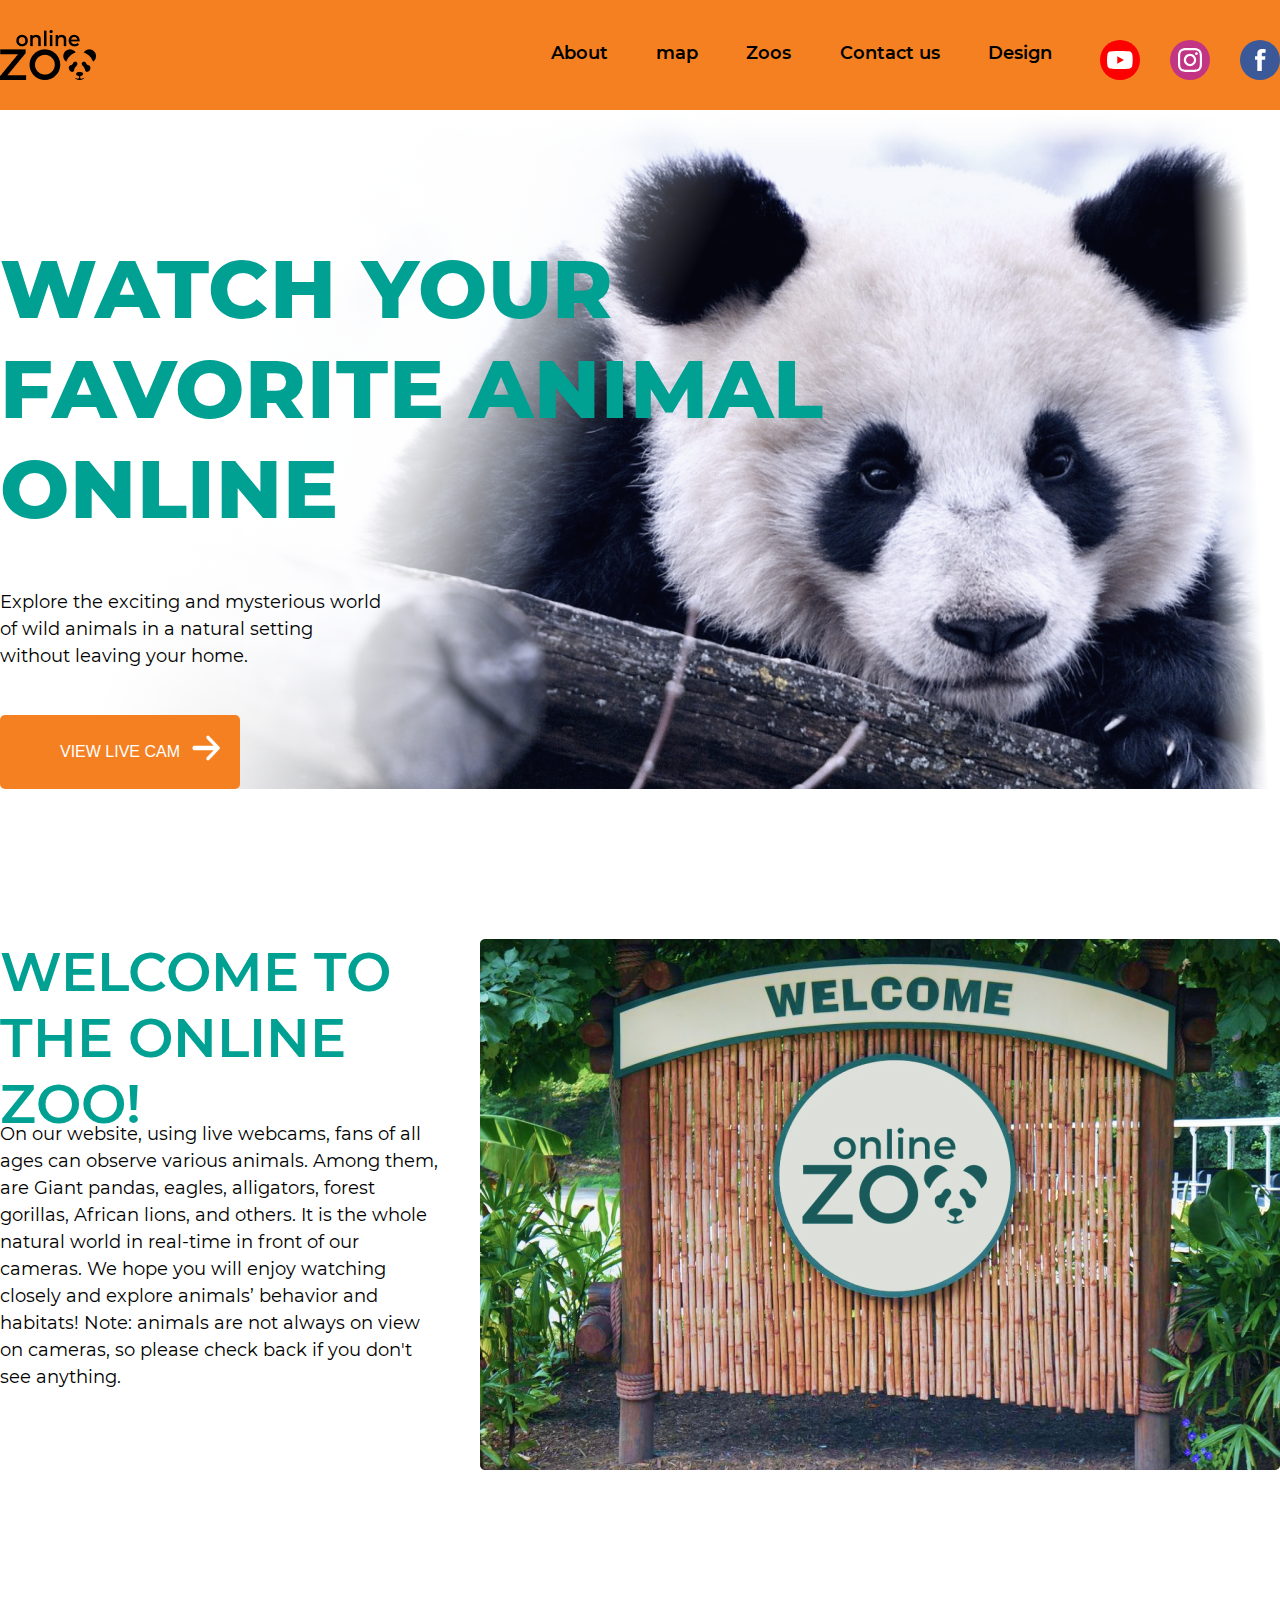
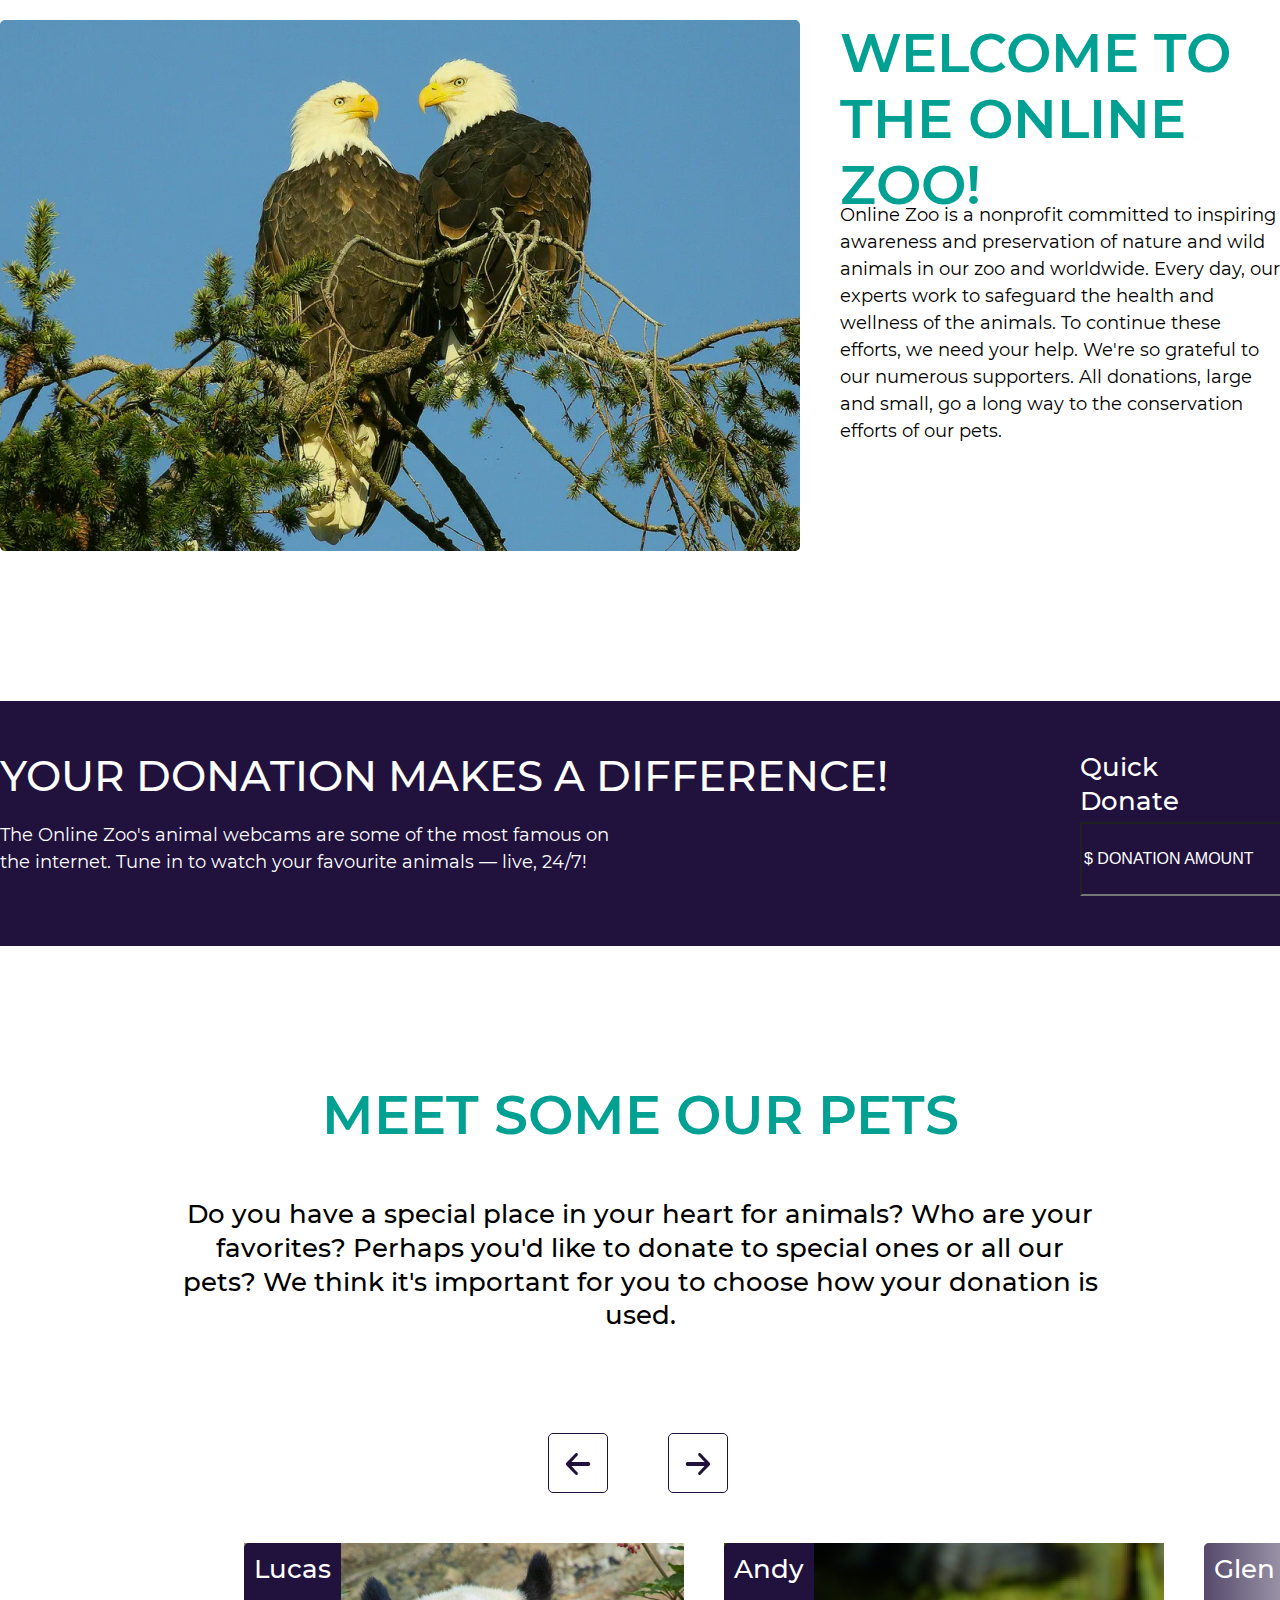
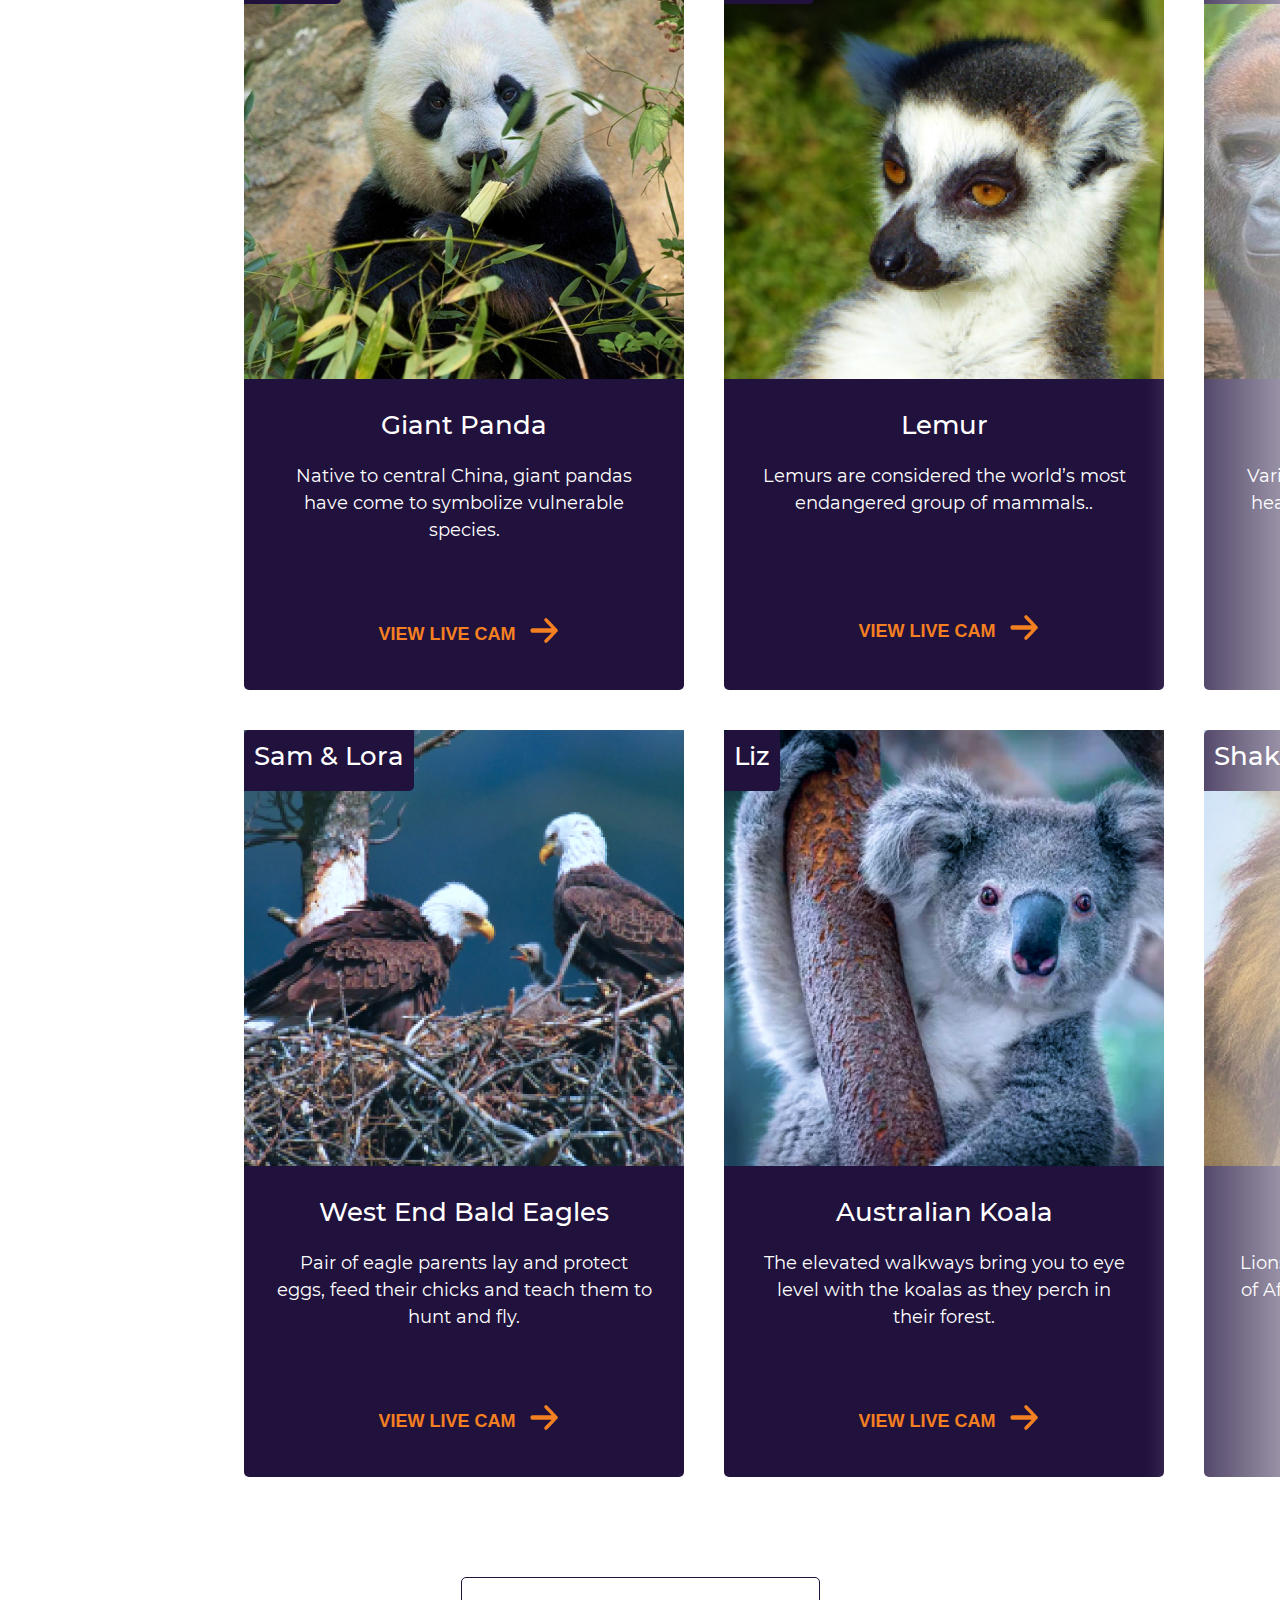
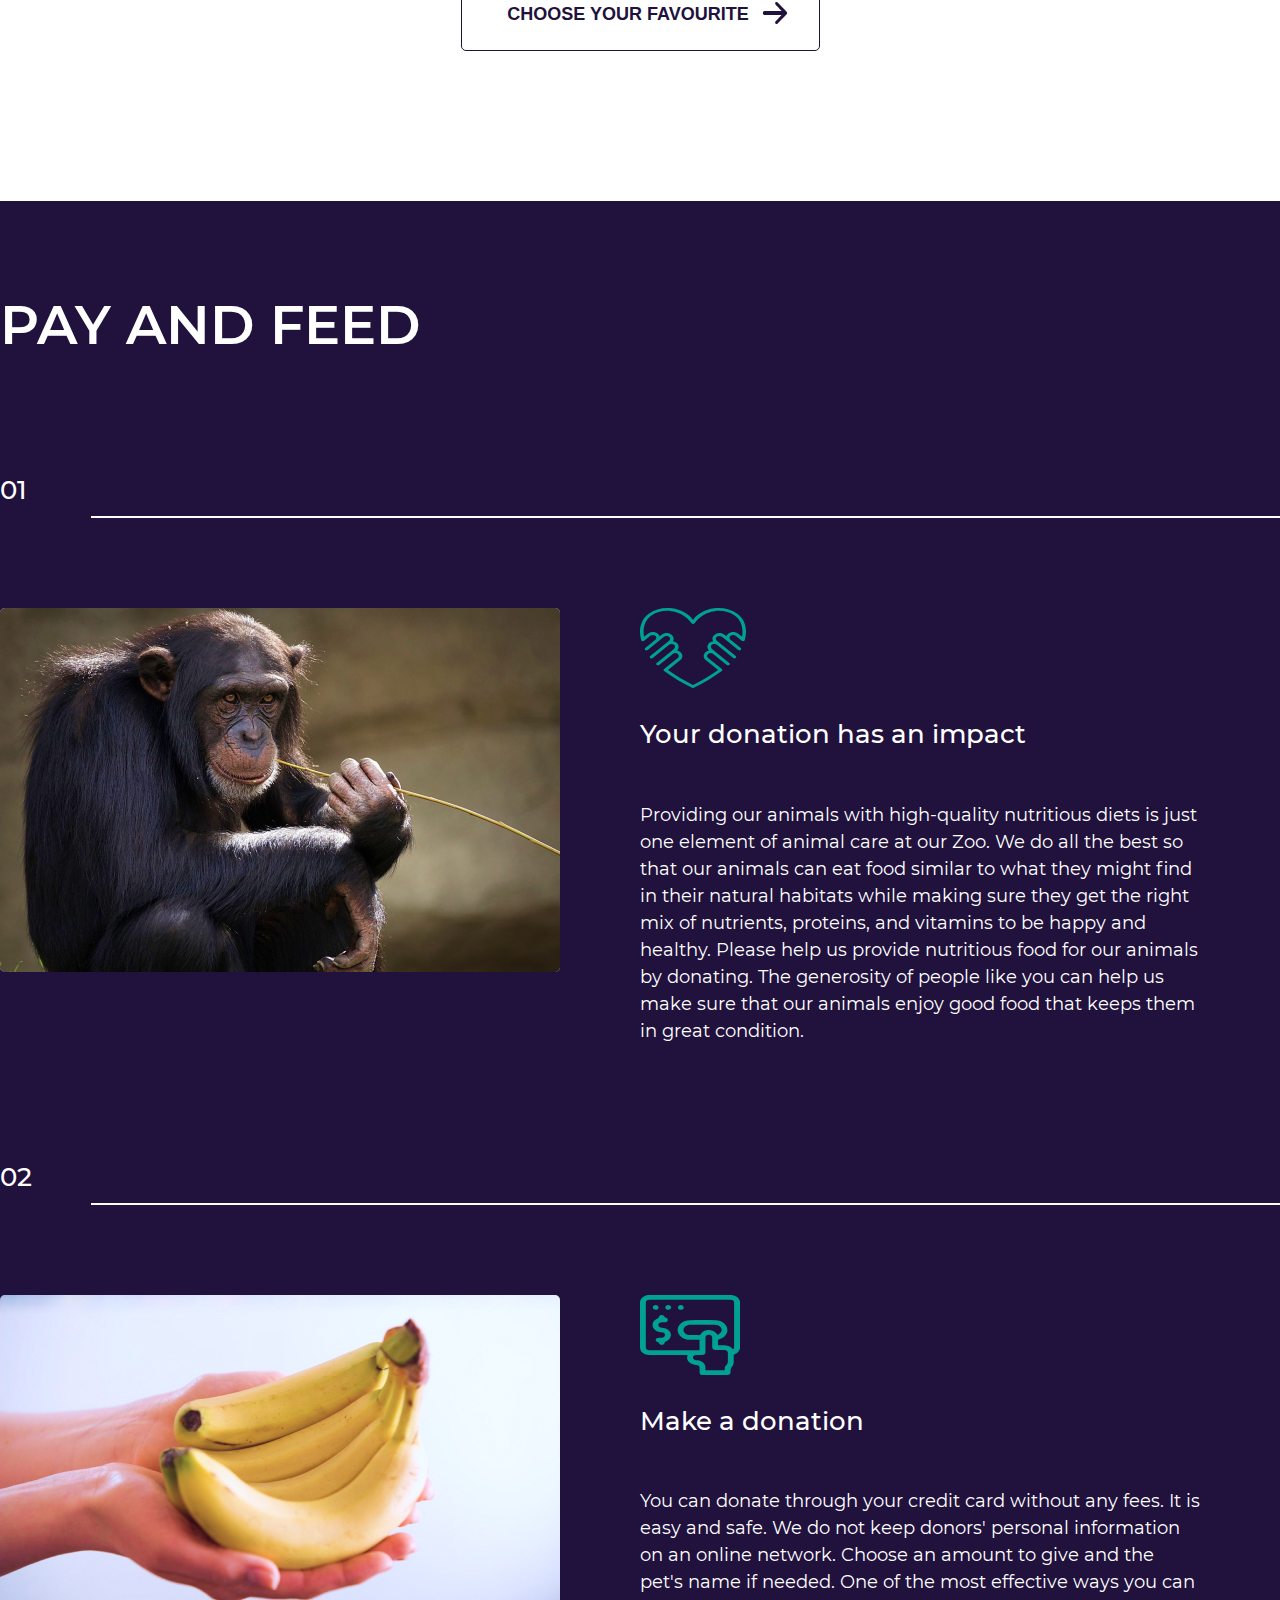
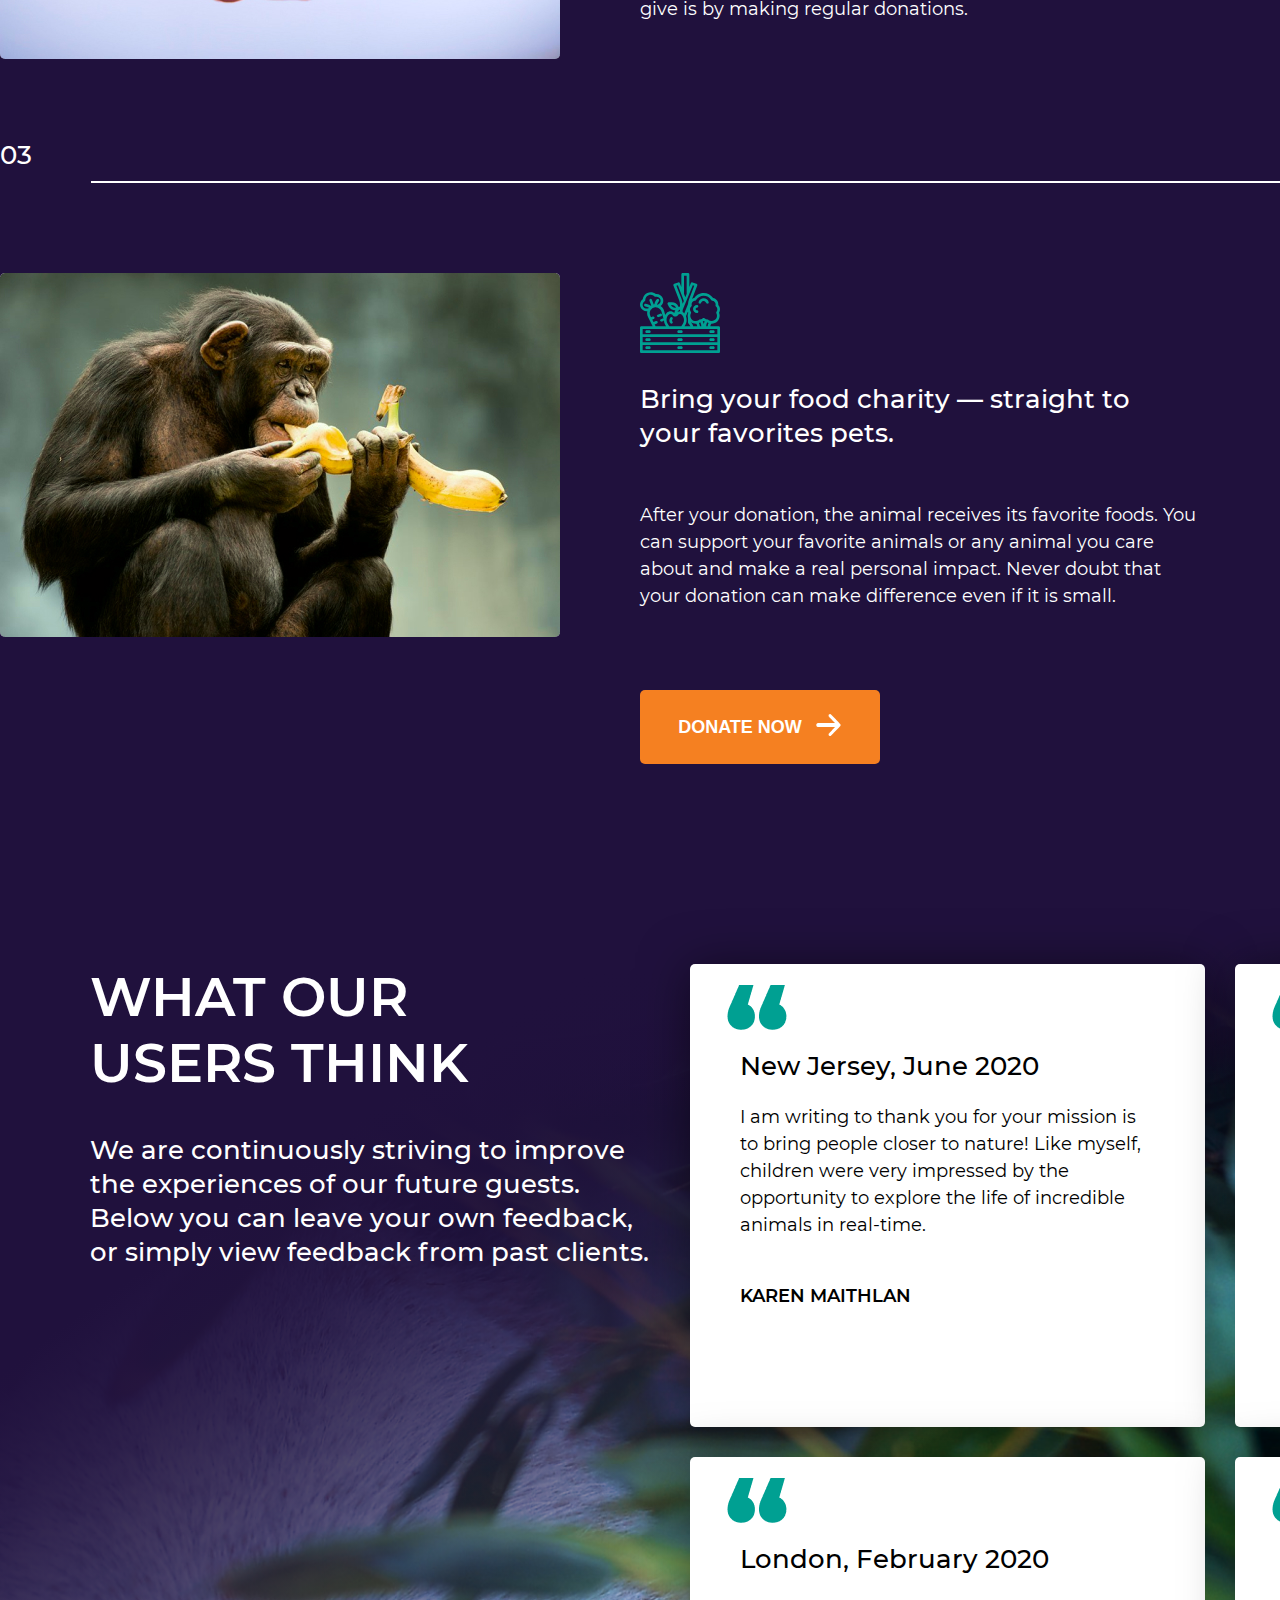
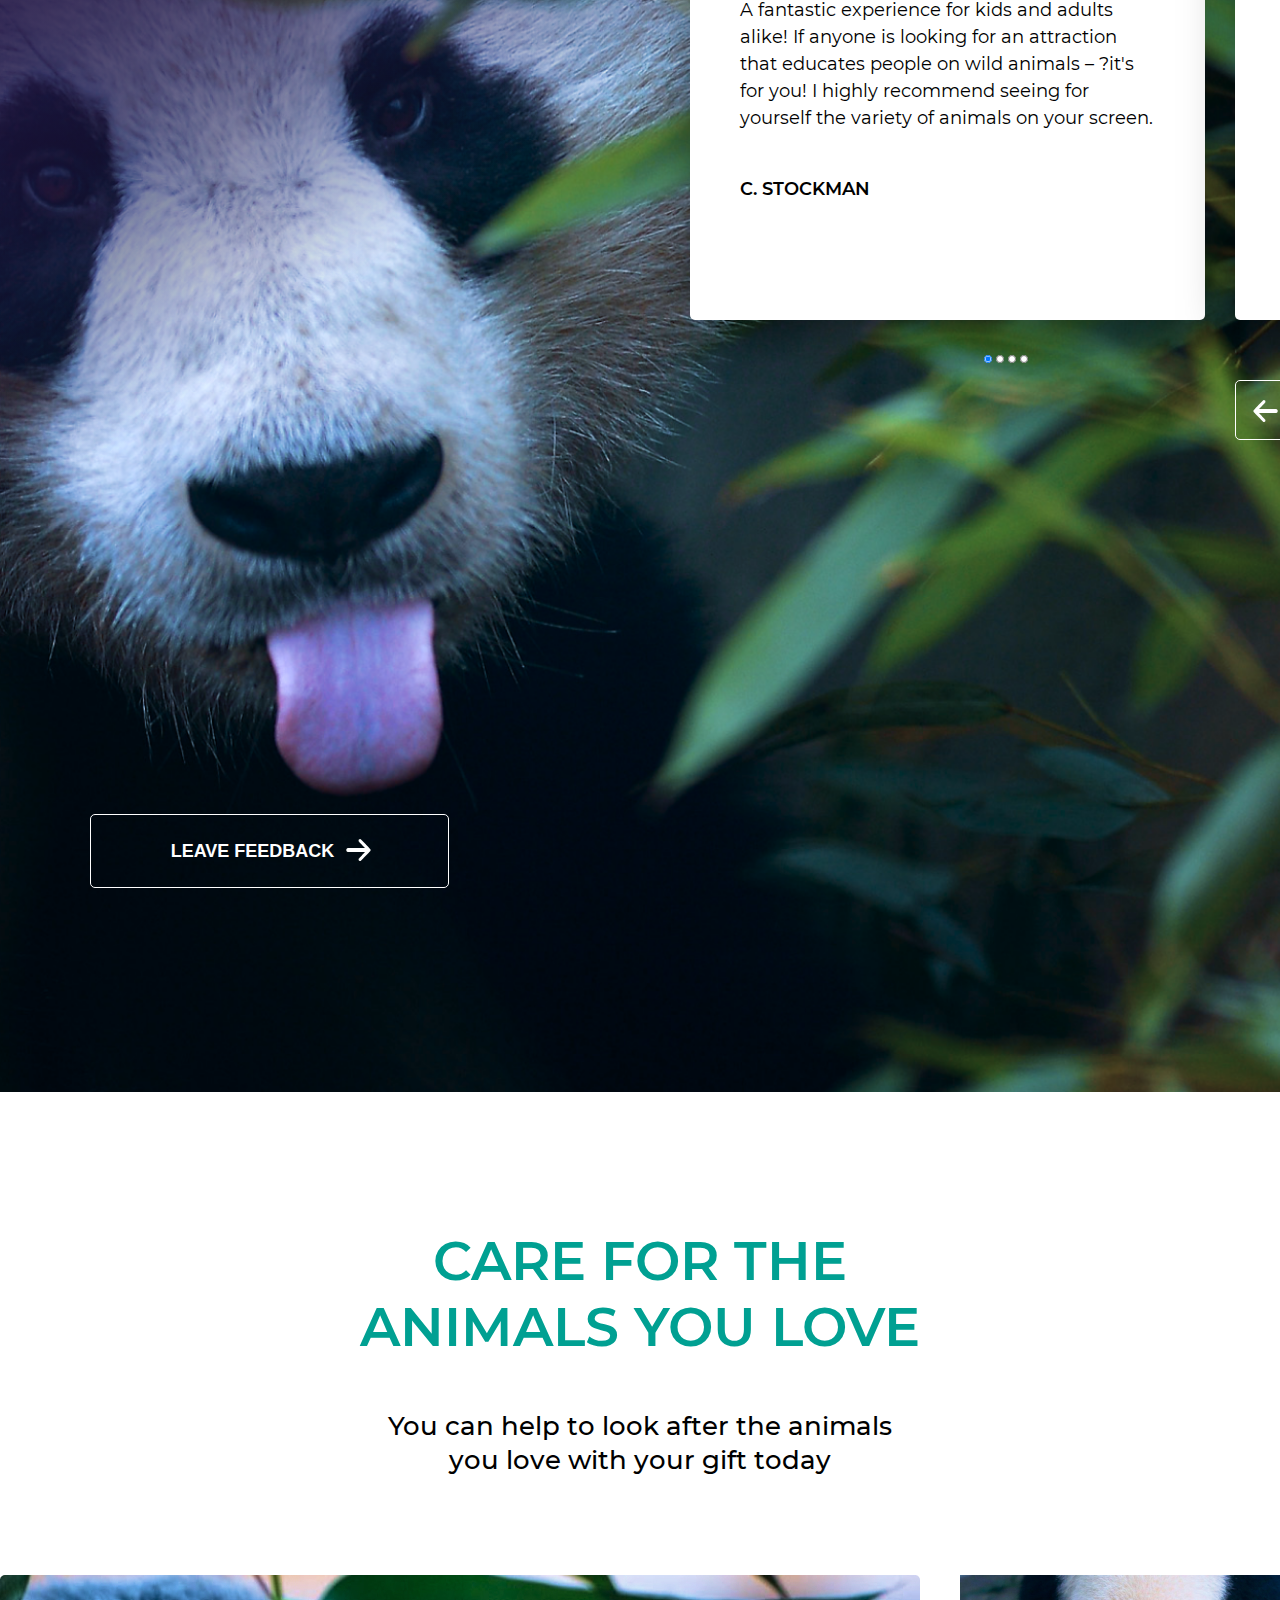
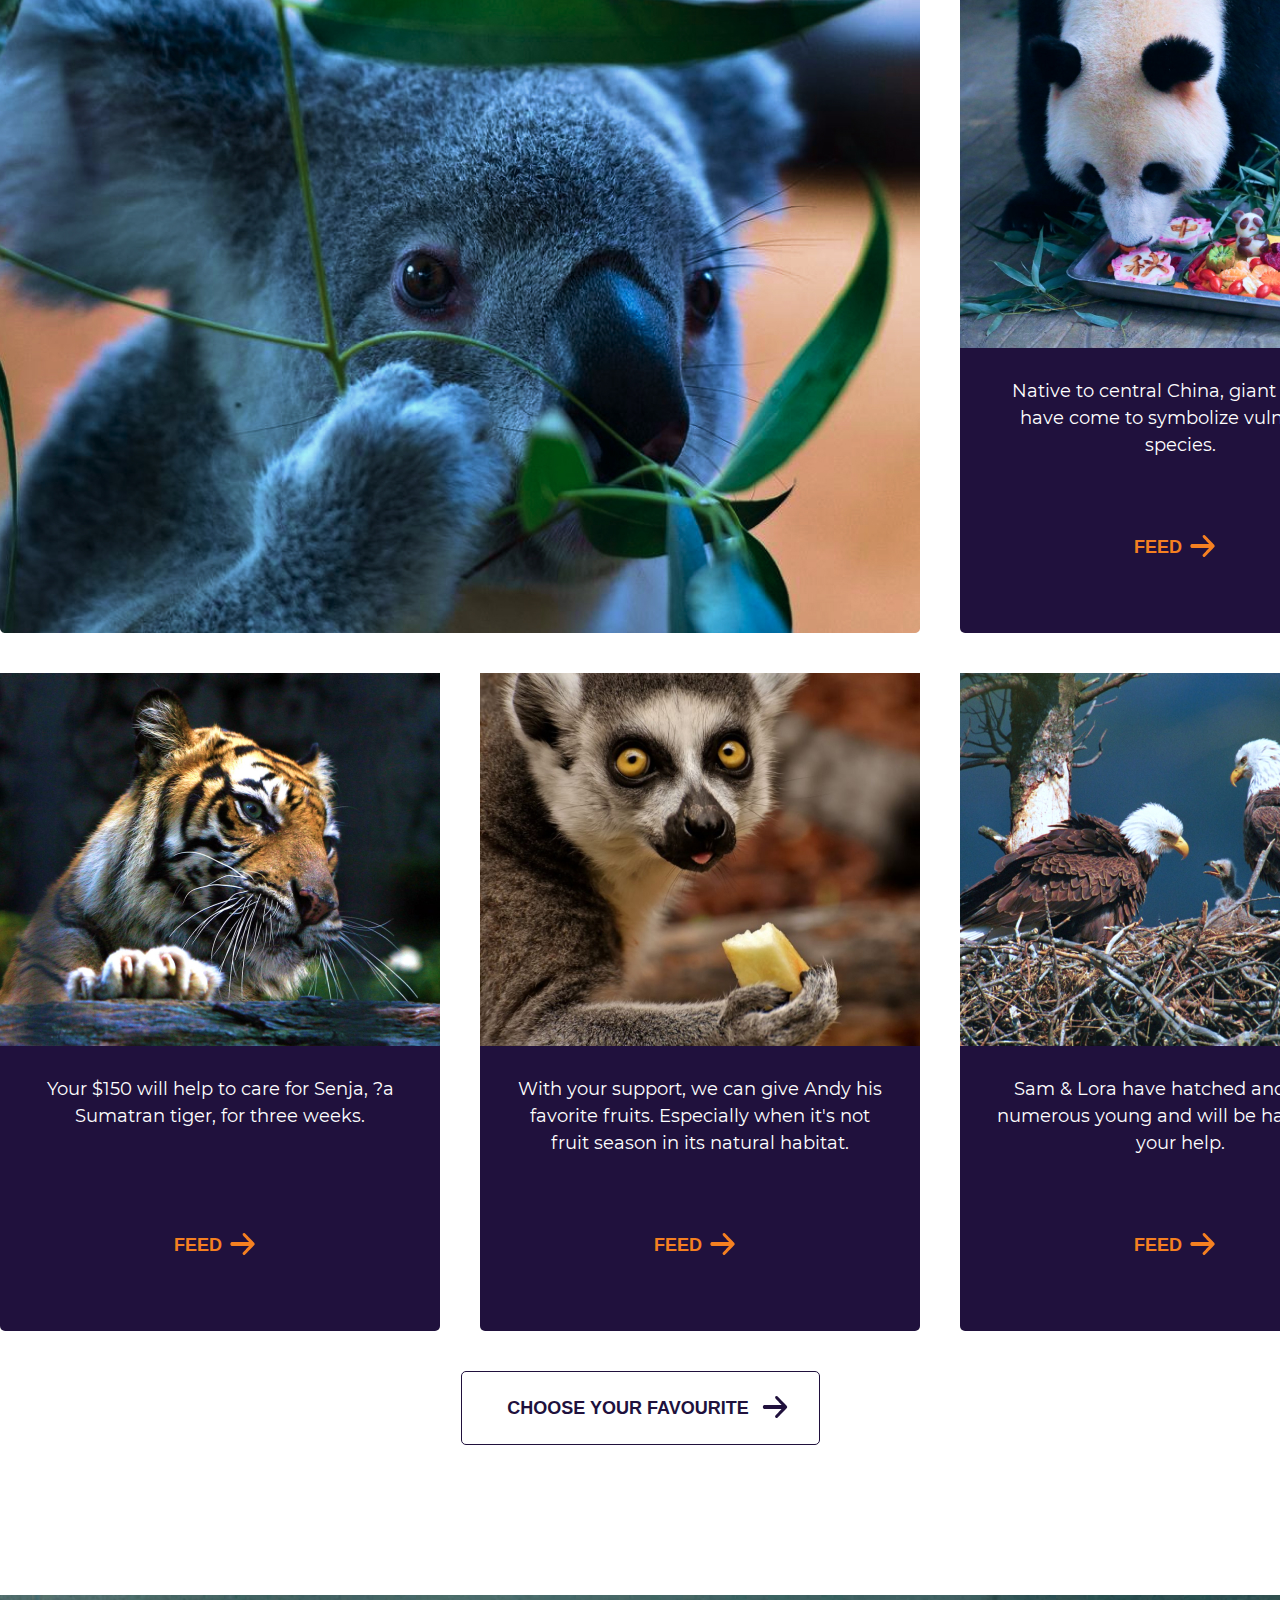
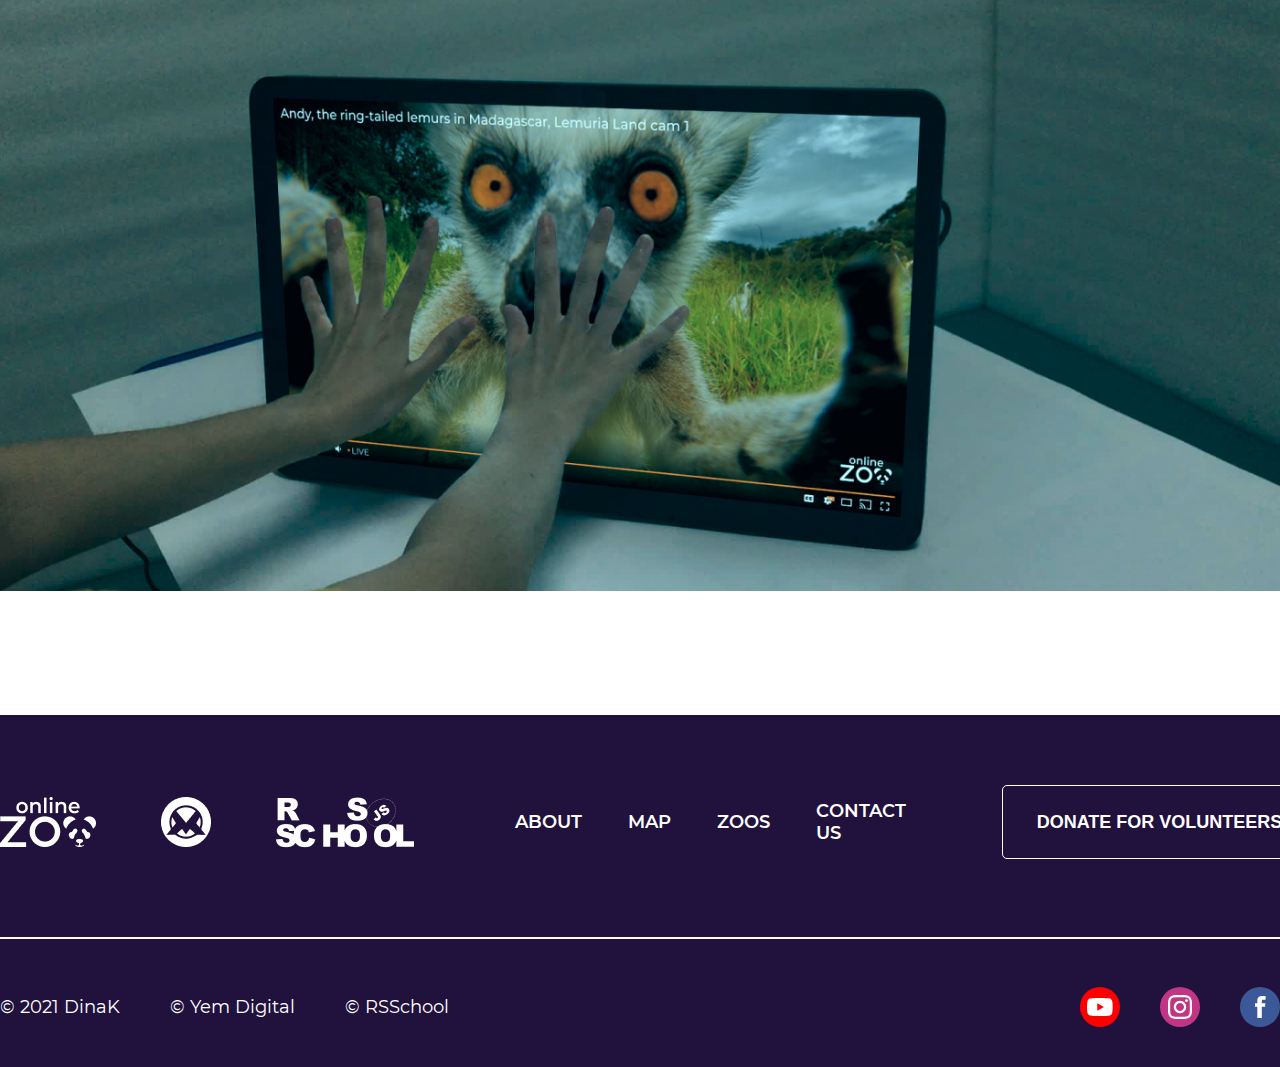
<file: index.html>
<!DOCTYPE html>
<html lang="en">
<head>
    <meta charset="UTF-8">
    <meta http-equiv="X-UA-Compatible" content="IE=edge">
    <meta name="viewport" content="width=device-width, initial-scale=1.0">
    <link rel="stylesheet" href="reset.css">
    <link rel="stylesheet" href="style.css">
    
    <title>Online Zoo</title>
</head>
<body>



  <header class="header">
    <div class="wrapper">
     <div class="header__wrapper">
        <div class="header__logo">
          <a href="index.html" class="header__logo">
            <img src="assets/images/zoo-online.png" alt="zoo-online">
          </a>
        </div>
  
        <nav class="header__nav">
          <ul class="header__list">
            <li class="header__item">
              <a href="index.html" class="header__link lk-active">About</a>
            </li>
            <li class="header__item">
              <a href="pages/map.html" class="header__link">map</a>
            </li>
            <li class="header__item">
              <a href="pages/panda.html" class="header__link">Zoos</a>
            </li>
            <li class="header__item">
              <a href="pages/contact.html" class="header__link">Contact us</a>
            </li>
            <li class="header__item">
              <a href="https://www.figma.com/file/lnK11foY8Aoa6oOlDXovVN/Online-ZOO-Project?node-id=1%3A138" class="header__link">Design</a>
            </li>

            <li class="header__ico-item ico-hide">
              <a href="https://www.youtube.com/" class="header__link"><img src="assets/icons/YouTube.svg" alt="YouTube"></a>
            </li>
            <li class="header__ico-item ico-hide">
              <a href="https://www.instagram.com" class="header__link"><img src="assets/icons/Instagram.svg" alt="Instagram"></a>
            </li>
            <li class="header__ico-item ico-hide">
              <a href="https://facebook.com" class="header__link"><img src="assets/icons/Facebook.svg" alt="Facebook"></a>
            </li>
          </ul>
          <div class="header__nav-close">
            <span class="header__nav-close-line"></span>
            <span class="header__nav-close-line"></span>
          </div>
          
        </nav>
        <div class="header__burger burger">
          <span class="burger__line burger__line_first"></span>
          <span class="burger__line burger__line_second"></span>
          <span class="burger__line burger__line_third"></span>
        </div>
     </div>
    </div>
  </header>
  <main class="main">
    <section class="intro">
      <div class="wrapper">
        <h1 class="intro__title">
          Watch your favorite animal online
        </h1>
        
          <p class="intro__description">
            Explore the exciting and mysterious 
            world of wild animals in a natural setting
            without leaving your home.
          </p>
     
        
         <a href="pages/panda.html"> <button type="submit" class="intro-submit">VIEW LIVE CAM</button></a>
          
        

      </div>
    </section>
    <div class="tours">
      <div class="wrapper">

        <div class="tours__tour tour-1">
          <div class="tour__info">
            <h2 class="tour__title">
              Welcome to the Online Zoo! 
            </h2>
            <p class="tour__desc tour__desc-1">
              On our website, using live webcams, fans of all
              ages can observe various animals. Among them,
              are Giant pandas, eagles, alligators, forest gorillas, 
              African lions, and others. It is the whole natural world in real-time in
              front of our cameras. We hope you will enjoy watching closely and explore 
              animals’ behavior and habitats! Note: animals are not always on view on cameras,
              so please check back if you don't see anything.
            </p>
            
          </div>
          <div class="tour__pic pic-1">
              <img src="assets/images/welcome.jpg" alt="welcome">
          </div>

        </div>

        <div class="tours__tour tour-2">
          <div class="tour__pic">
            <img src="assets/images/birds.jpg" alt="welcome">
        </div>
          
          <div class="tour__info">
            <h2 class="tour__title">
              Welcome to the Online Zoo! 
            </h2>
            <p class="tour__desc tour__desc-2">
              Online Zoo is a nonprofit committed to inspiring awareness 
              and preservation of nature and wild animals in our zoo and
               worldwide. Every day, our experts work to safeguard the health 
               and wellness of the animals. To continue these efforts, we need
                your help. We're so grateful to our numerous supporters.
                 All donations, large and small, go a long way to 
                 the conservation efforts of our pets.
            </p>
            
          </div>
         

        </div>

      </div>
    </div>
     <!-- start donat -->
    <section class="donate">
      <div class="wrapper">
        <div class="donat__tour">
          <h3 class="title__donat">
            Your donation makes a difference! 
          </h3>
          <p class="donat__right">Quick Donate</p>
         
          <p class="donat__text">
          The Online Zoo's animal webcams are some of the most famous on the internet. 
          Tune in to watch your favourite animals — live, 24/7!
          </p>
          <!-- <div class="donat__input"> -->
              <form class="donat__input">
                <input class="donat__input-item" type="number" placeholder="$ Donation Amount" max="9999">
                <input class="donat__button"  value=""type="submit">
                <!-- <button class="donat__button"></button> -->
              </form>
          <!-- </div> -->
        </div>
        
      </div>
    </section>
     <!-- end donat -->


    <!-- top card starts  -->
    <section class="top">
      <div class="top-wrapper">
        <!-- <div class="wrap-top"> -->
          <h2 class="top-title">
            meet some our Pets 
          </h2>
          <p class="top-text">
            Do you have a special place in your heart for animals? 
            Who are your favorites? Perhaps you'd like to donate to 
            special ones or all our pets? We think it's
             important for you to choose how your donation is used. 
          </p>
        <!-- </div> -->
        <div class="top-btn">
          <button class="btn-left"></button>
          <button class="btn-right"></button>
        </div>
        <div class="top__cards">
      
        <a href="pages/panda.html">
            <div class="top__card">
              <div class="top__card-pic">
                <img src="assets/images/top-card-1.jpg" alt="panda">
                <div class="top__card-stats">
                  <p class="top__card-title">
                    Lucas
                  </p>
                </div>
              </div>
              <h4 class="top__card-header">
                Giant Panda
              </h4>
              <p class="top__card-text">
                Native to central China, giant pandas have
                 come to symbolize vulnerable
                  species.
              </p>
              <div class="top__card-buton-wraper">
                <button class="top__card-button">
                    VIEW LIVE CAM
                </button>
              </div>
            </div>
        </a>

          <a href="pages/limur.html">
            <div class="top__card">
              <div class="top__card-pic">
                <img src="assets/images/top-card-2.jpg" alt="Andy">
                <div class="top__card-stats">
                  <p class="top__card-title">
                    Andy
                  </p>
                </div>
              </div>
              <h4 class="top__card-header">
                Lemur 
              </h4>
              <p class="top__card-text">
                Lemurs are considered the 
                world’s most endangered group of mammals..
              </p>
              <div class="top__card-buton-wraper">
                <button class="top__card-button">
                  VIEW LIVE CAM
              </button>
              </div>
            </div>
          </a>

          <a href="pages/gorilla.html">
            <div class="top__card">
              <div class="top__card-pic">
                <img src="assets/images/top-card-3.jpg" alt="Glen">
                <div class="top__card-stats">
                  <p class="top__card-title">
                    Glen
                  </p>
                </div>
              </div>
              <h4 class="top__card-header">
                Gorilla in Congo 
              </h4>
              <p class="top__card-text">
                Variety of snacks very important for the healthy 
                life of gorillas and his plenty of babies.
              </p>
              <div class="top__card-buton-wraper">
                <button class="top__card-button">
                  VIEW LIVE CAM
              </button>
              </div>
            </div>
          </a>

          
          <div class="top__card">
            <div class="top__card-pic">
              <img src="assets/images/top-card-4.jpg" alt="Mike">
              <div class="top__card-stats">
                <p class="top__card-title">
                  Mike
                </p>
              </div>
            </div>
            <h4 class="top__card-header">
              Chinese Alligator

            </h4>
            <p class="top__card-text">
              From nose to tail, belly to back, hard scales protect this petite alligator. 
            </p>
            <div class="top__card-buton-wraper">
              <button class="top__card-button">
                VIEW LIVE CAM
            </button>
            </div>
          </div>

          <a href="pages/eagle.html">
            <div class="top__card">
              <div class="top__card-pic">
                <img src="assets/images/top-card-5.jpg" alt="Sam & Lora">
                <div class="top__card-stats">
                  <p class="top__card-title">
                    Sam & Lora
                  </p>
                </div>
              </div>
              <h4 class="top__card-header">
                West End Bald Eagles
              </h4>
              <p class="top__card-text">
                Pair of eagle parents lay and protect eggs,
                feed their chicks and teach them to hunt and fly.
              </p>
              <div class="top__card-buton-wraper">
                <button class="top__card-button">
                  VIEW LIVE CAM
              </button>
              </div>
            </div>
          </a>

          

          

          <div class="top__card mob-340">
            <div class="top__card-pic">
              <img src="assets/images/top-card-6.jpg" alt=" Liz">
              <div class="top__card-stats">
                <p class="top__card-title">
                  Liz
                </p>
              </div>
            </div>
            <h4 class="top__card-header">
              Australian Koala
            </h4>
            <p class="top__card-text">
              The elevated walkways bring you to eye level
               with the koalas as they perch in their forest. 
            </p>
            <div class="top__card-buton-wraper">
              <button class="top__card-button">
                VIEW LIVE CAM
            </button>
            </div>
          </div>

          <div class="top__card">
            <div class="top__card-pic">
              <img src="assets/images/top-card-7.jpg" alt="Shake">
              <div class="top__card-stats">
                <p class="top__card-title">
                  Shake
                </p>
              </div>
            </div>
            <h4 class="top__card-header">
              African Lion
            </h4>
            <p class="top__card-text">
              Lions roam the savannas and grasslands of 
              Africa, hunting and raising cubs in the pride.
            </p>
            <div class="top__card-buton-wraper">
              <button class="top__card-button">
                VIEW LIVE CAM
            </button>
            </div>
          </div>

          
          <div class="top__card">
            <div class="top__card-pic">
              <img src="assets/images/top-card-8.jpg" alt="Senja">
              <div class="top__card-stats">
                <p class="top__card-title">
                  Senja
                </p>
              </div>
            </div>
            <h4 class="top__card-header">
              Sumatran Tiger
            </h4>
            <p class="top__card-text">
              Sumatran Tigers are the smallest of the five sub-species, and are found in Indonesia.
            </p>
            <div class="top__card-buton-wraper">
              <button class="top__card-button">
                VIEW LIVE CAM
            </button>
            </div>
          </div>


        </div>
        <div class="top__buton-wraper btn-hide-340">
            <a href="pages/map.html">
              <button class="top__button">
                choose your favourite
              </button>
            </a>
          </div>
      </div>
    </section>
    <!-- top card end -->

    <!-- sectiop pay start  -->
    <section class="pay">
      <div class="wrapper">
        <h2 class="pay_title">
          PAY AND FEED
        </h2>

        <div class="pay-border">
          <span class="q">01</span>
          <hr class="pay-line">
        </div>

        <div class="pay-cards">
          <div class="pay-card">
            <div class="pay-image">
              <img class="pay-image-ico" src="assets/images/pay-card-1.jpg" alt="pay-card-1">
            </div>
            <div class="pay__block">
              <div class="pay__block-ico">
                <img src="assets/icons/pay-ico-1.svg" alt="pay-ico-1">
              </div>
              <p class="pay__block-title">Your donation has an impact</p>
              <p class="pay__block-description">
                Providing our animals with high-quality nutritious diets is just one element of animal care at our Zoo. We do all the best so that our animals can eat food similar to what they might find in their natural habitats while making sure they get the right mix of nutrients, proteins, and vitamins to be happy and healthy. Please help us provide nutritious food for our animals by donating.
                The generosity of people like you can help us make sure 
                that our animals enjoy good food that keeps them in great
                condition.
              </p>
            </div>
          </div>
        </div>

        <div class="pay-border">
          <span class="q">02</span>
          <hr class="pay-line">
        </div>

        <div class="pay-cards">
          <div class="pay-card">
            <div class="pay-image">
              <img class="pay-image-ico" src="assets/images/pay-card-2.jpg" alt="pay-card-2">
            </div>
            <div class="pay__block">
              <div class="pay__block-ico">
                <img src="assets/icons/pay-ico-2.svg" alt="pay-ico-2">
              </div>
              <p class="pay__block-title">Make a donation</p>
              <p class="pay__block-description">
                You can donate through your credit card without any fees.
                It is easy and safe. We do not keep donors' personal 
                information on an online network. Choose an amount to 
                give and the pet's name if needed. One of the most 
                effective ways you can give is by making regular 
                donations.
              </p>
            </div>
          </div>
        </div>

        <div class="pay-border">
          <span class="q">03</span>
          <hr class="pay-line">
        </div>

        <div class="pay-cards">
          <div class="pay-card">
            <div class="pay-image">
              <img class="pay-image-ico" src="assets/images/pay-card-3.jpg" alt="pay-card-3">
            </div>
            <div class="pay__block">
              <div class="pay__block-ico">
                <img src="assets/icons/pay-ico-3.svg" alt="pay-ico-3">
              </div>
              <p class="pay__block-title pay-last-title">Bring your food charity — straight to your favorites pets.</p>
              <p class="pay__block-description pay-last-description">
                After your donation, the animal receives 
                its favorite foods. You can support your favorite
                animals or any animal you care about and make a real 
                personal impact. Never doubt that your donation can make
                  difference even if it is small. 
              </p>
              <button class="btn-pay">donate now</button>
            </div>
          </div>
        </div>


      </div>
    </section>
    <!-- sectiop pay end  -->

    <!-- section comments start -->
    <section class="comments">
      <div class="coment-wrapper">
        <div class="coment-wrapper-inner">
          <div class="main-block">
            <div class="first-block">
              <h2 class="coment-title">
                what our users think
              </h2>
              <p class="coment-text">
                We are continuously striving to improve the experiences
                of our future guests. Below you can leave your 
                own feedback, or simply view feedback from past clients. 
              </p>
            </div>
            <div class="second-block">
              <div class="coment-user">
                <div class="user-ico">
                  <img src="assets/images/user-ico.png" alt="user-ico">
                </div>
                <p class="user-date">
                  New Jersey, June 2020
                </p>
                <p class="user-desc">
                  I am writing to thank you for your mission
                  is to bring people closer to nature! Like myself,
                  children were very impressed by the opportunity to
                  explore the life of incredible animals in real-time. 
                </p>
                <p class="user-name">
                  Karen Maithlan
                </p>
              </div>
  
              <div class="coment-user">
                <div class="user-ico">
                  <img src="assets/images/user-ico.png" alt="user-ico">
                </div>
                <p class="user-date">
                  Toronto, November 2020
                </p>
                <p class="user-desc">
                  We so enjoy the ever-evolving selection of animals from around the globe.
                  THANK YOU for sharing these fascinating animal friends 
                  with us so that we may learn and increase our
                  understanding of the animal kingdom. 
                </p>
                <p class="user-name">
                  Carol Larsen
                </p>
              </div>
  
              <div class="coment-user">
                <div class="user-ico">
                  <img src="assets/images/user-ico.png" alt="user-ico">
                </div>
                <p class="user-date">
                  London, February 2020
                </p>
                <p class="user-desc">
                  A fantastic experience for kids and adults alike! 
                  If anyone is looking for an attraction that educates 
                  people on wild animals – ?it's for you! I highly 
                  recommend seeing for yourself the variety of animals 
                  on your screen.
                </p>
                <p class="user-name">
                  C. Stockman
                </p>
              </div>
  
              <div class="coment-user">
                <div class="user-ico">
                  <img src="assets/images/user-ico.png" alt="user-ico">
                </div>
                <p class="user-date">
                  Amsterdam, June 2020
                </p>
                <p class="user-desc">
                  I want to thank you for the
                  amazing sites you find to put your cameras to let each
                  of us see things that we would probably never see on
                  our own. There are so many positives on Zoo Online and
                  I'm grateful for it. Thank you so much!
                </p>
                <p class="user-name">
                  Tomas Ray
                </p>
              </div>
              <form class="mob-radio">
                <input type="radio" id="contactChoice1" checked
                 name="contact" >
                <input type="radio" id="contactChoice2"
                 name="contact" >
                <input type="radio" id="contactChoice3"
                 name="contact" >
                 <input type="radio" id="contactChoice3"
                 name="contact" >
            </form>
  
              <div class="user-btn">
                <button class="user-left"></button>
                <button class="user-right"></button>
              </div>
  
            </div>
            
        
          </div>
          <button class="coment-button">
            leave feedback
          </button>
        </div>
      </div>
    </section>
    <!-- section comments end -->


    <!-- section animals start -->
    <section class="animals">
      <div class="wrapper">
        
          <h2 class="animals-title">
            care for the animals you love 
          </h2>
          <p class="animals-text">
            You can help to look after the animals you love
            with your gift today
          </p>
          <!-- <div class="animals-block"> -->
            <div class="animals-container">
              <div class="animals-image">
                <img src="assets/images/animals-ico-big.jpg" alt="animals-ico-big">
              </div>
  
  
  
              <a href="pages/panda.html">
                <div class="animals__card c1">
                  <div class="animals__card-pic">
                    <img src="assets/images/animals-ico-1.jpg" alt="panda">
                  </div>
                 
                  <p class="animals__card-text">
                    Native to central China, giant pandas have
                    come to symbolize vulnerable
                    species.
                  </p>
                  <div class="animal__buton-wraper">
                    <button class="animal__button">
                      feed
                    </button>
                  </div>
                  
                </div>
              </a>
  
            <!-- </div> -->
            <!-- <div class="animal-second__block"> -->
  
              <div class="animals__card">
                <div class="animals__card-pic">
                  <img src="assets/images/animals-ico-2.jpg" alt="tiger">
                </div>
               
                <p class="animals__card-text">
                  Your $150 will help to care for Senja, ?a Sumatran tiger, for three weeks.
                </p>
                <div class="animal__buton-wraper">
                  <button class="animal__button">
                    feed
                  </button>
                </div>
                
              </div>
  
              <a href="pages/limur.html">
                <div class="animals__card">
                  <div class="animals__card-pic">
                    <img src="assets/images/animals-ico-3.jpg" alt="lemur">
                  </div>
                 
                  <p class="animals__card-text">
                    With your support, we can give Andy his favorite fruits. Especially when it's not fruit season in its natural habitat.
                  </p>
                  <div class="animal__buton-wraper">
                    <button class="animal__button">
                      feed
                    </button>
                  </div>
                  
                </div>
              </a>
  
              <a href="pages/eagle.html">
                <div class="animals__card">
                  <div class="animals__card-pic">
                    <img src="assets/images/animals-ico-4.jpg" alt="eagle">
                  </div>
                 
                  <p class="animals__card-text">
                    Sam & Lora have hatched and raised numerous young and will be happy with your help. 
                  </p>
                  <div class="animal__buton-wraper">
                    <button class="animal__button">
                      feed
                    </button>
                  </div>
                  
                </div>
              </a>
            </div>

            
              <div class="animals__mob-hide">
                <div class="animal-mobile-container">
                  <div class="img-mob-640">
                    <img src="assets/images/mob-panda-640.jpg" alt="panda">
                  </div>
                  <div class="info-mob-640">
                    <p class="mob-desc">
                      Your $30 could give Lucas   a slice
                      of panda cake, made with our secret recipe.
                    </p>
                    
                    <div class="animal__buton-wraper">
                      <button class="animal__button">
                        feed
                      </button>
                    </div>
                  </div>
               
  
                  <div class="img-mob-640">
                    <img src="assets/images/animals-ico-2.jpg" alt="tiger">
                  </div>
                  <div class="info-mob-640 ">
                    <p class="mob-desc">
                      Your $30 could give Lucas   a slice
                      of panda cake, made with our secret recipe.
                    </p>
                    
                    <div class="animal__buton-wraper">
                      <button class="animal__button">
                        feed
                      </button>
                    </div>
                  </div>
                
  
              
                  <div class="img-mob-640">
                    <img src="assets/images/animals-ico-3.jpg" alt="lemur">
                  </div>
                  <div class="info-mob-640">
                    <p class="mob-desc">
                      Your $30 could give Lucas   a slice
                      of panda cake, made with our secret recipe.
                    </p>
                    
                    <div class="animal__buton-wraper">
                      <button class="animal__button">
                        feed
                      </button>
                    </div>
                  </div>
                
  
              
                  <div class="img-mob-640">
                    <img src="assets/images/animals-ico-4.jpg" alt="eagle">
                  </div>
                  <div class="info-mob-640">
                    <p class="mob-desc">
                      Your $30 could give Lucas   a slice
                      of panda cake, made with our secret recipe.
                    </p>
                    
                    <div class="animal__buton-wraper">
                      <button class="animal__button">
                        feed
                      </button>
                    </div>
                  </div>
                </div>
                <form class="mob-radio radio-320">
                  <input type="radio" id="contactChoice1" checked
                   name="contact" >
                  <input type="radio" id="contactChoice2"
                   name="contact" >
                  <input type="radio" id="contactChoice3"
                   name="contact" >
                   <input type="radio" id="contactChoice3"
                   name="contact" >
              </form>
              </div>
              
            

          <!-- </div> -->
          <div class="top__buton-wraper">
           <a href="pages/map.html">
              <button class="top__button top__button-320">
                choose your favourite
              </button>
           </a>
          </div>
          <div class="animal-touch">
            <img src="assets/images/Touch_the_animal.jpg" alt="Touch_the_animal.jpg">
          </div>


          
      </div>
    </section>
    <!-- section animals start -->


    <!-- foter start  -->
    <footer class="footer">
      <div class="wrapper">
        <div class="foter-second__block">
          <ul class="foter-ul">
              <li class="foter-li">
                <div class="foter-ico" data-tooltip="2021 DinaK">
                  <img src="assets/images/Logo-footer.png"  alt="Logo-footer">
                </div>
              </li>
              <li class="foter-li">
                <div class="foter-ico" data-tooltip="Yem Digital">
                  <img src="assets/images/Yem-footer.png"  alt="Logo-footer">
                </div>
              </li>
              <li class="foter-li">
                <div class="foter-ico" data-tooltip="RSSchool">
                  <img src="assets/images/rs_school_foter.png"  alt="Logo-footer">
                </div>
              </li>
              <li class="foter-li">
                <a href="index.html" class="footer-link footer-second-link">About</a>
              </li>
              <li class="foter-li">
                <a href="pages/map.html" class="footer-link">map</a>
              </li>
              <li class="foter-li">
                <a href="pages/panda.html" class="footer-link">Zoos</a>
              </li>
              <li class="foter-li">
                <a href="pages/contact.html" class="footer-link footer-last-link">Contact us</a>
              </li>
              <li class="foter-li">
                <div class="foter-btn">
                  <button class="btn0">
                    donate for volunteers
                  </button>
                </div>
              </li>
          </ul>
        </div>
        <hr class="footer-line">
        <div class="footer-last__block">
          <ul class="desc">
            <li class="li-desc">
              <p class="p-desc"  >
                © 2021 DinaK 
              </p>
            </li>
            <li class="li-desc">
              <p class="p-desc"  >
                © Yem Digital 
              </p>
            </li>
            <li class="li-desc">
              <p class="p-desc"  >
                © RSSchool 
              </p>
            </li>
          </ul>
          <ul class="foter-icon">
            <li class="fot-ico">
              <a href="https://www.youtube.com/"><img src="assets/icons/YouTube.svg" alt="YouTube"></a>
            </li>
            <li class="fot-ico">
              <a href="https://www.instagram.com"><img src="assets/icons/Instagram.svg" alt="Instagram"></a>
            </li>
            <li class="fot-ico">
              <a href="https://facebook.com"><img src="assets/icons/Facebook.svg" alt="Facebook"></a>
            </li>
          </ul>
        </div>

      </div>
    </foter>
    <!-- foter end -->

  </main>
  <script src="main.js"></script>
</body>
</html>
</file>
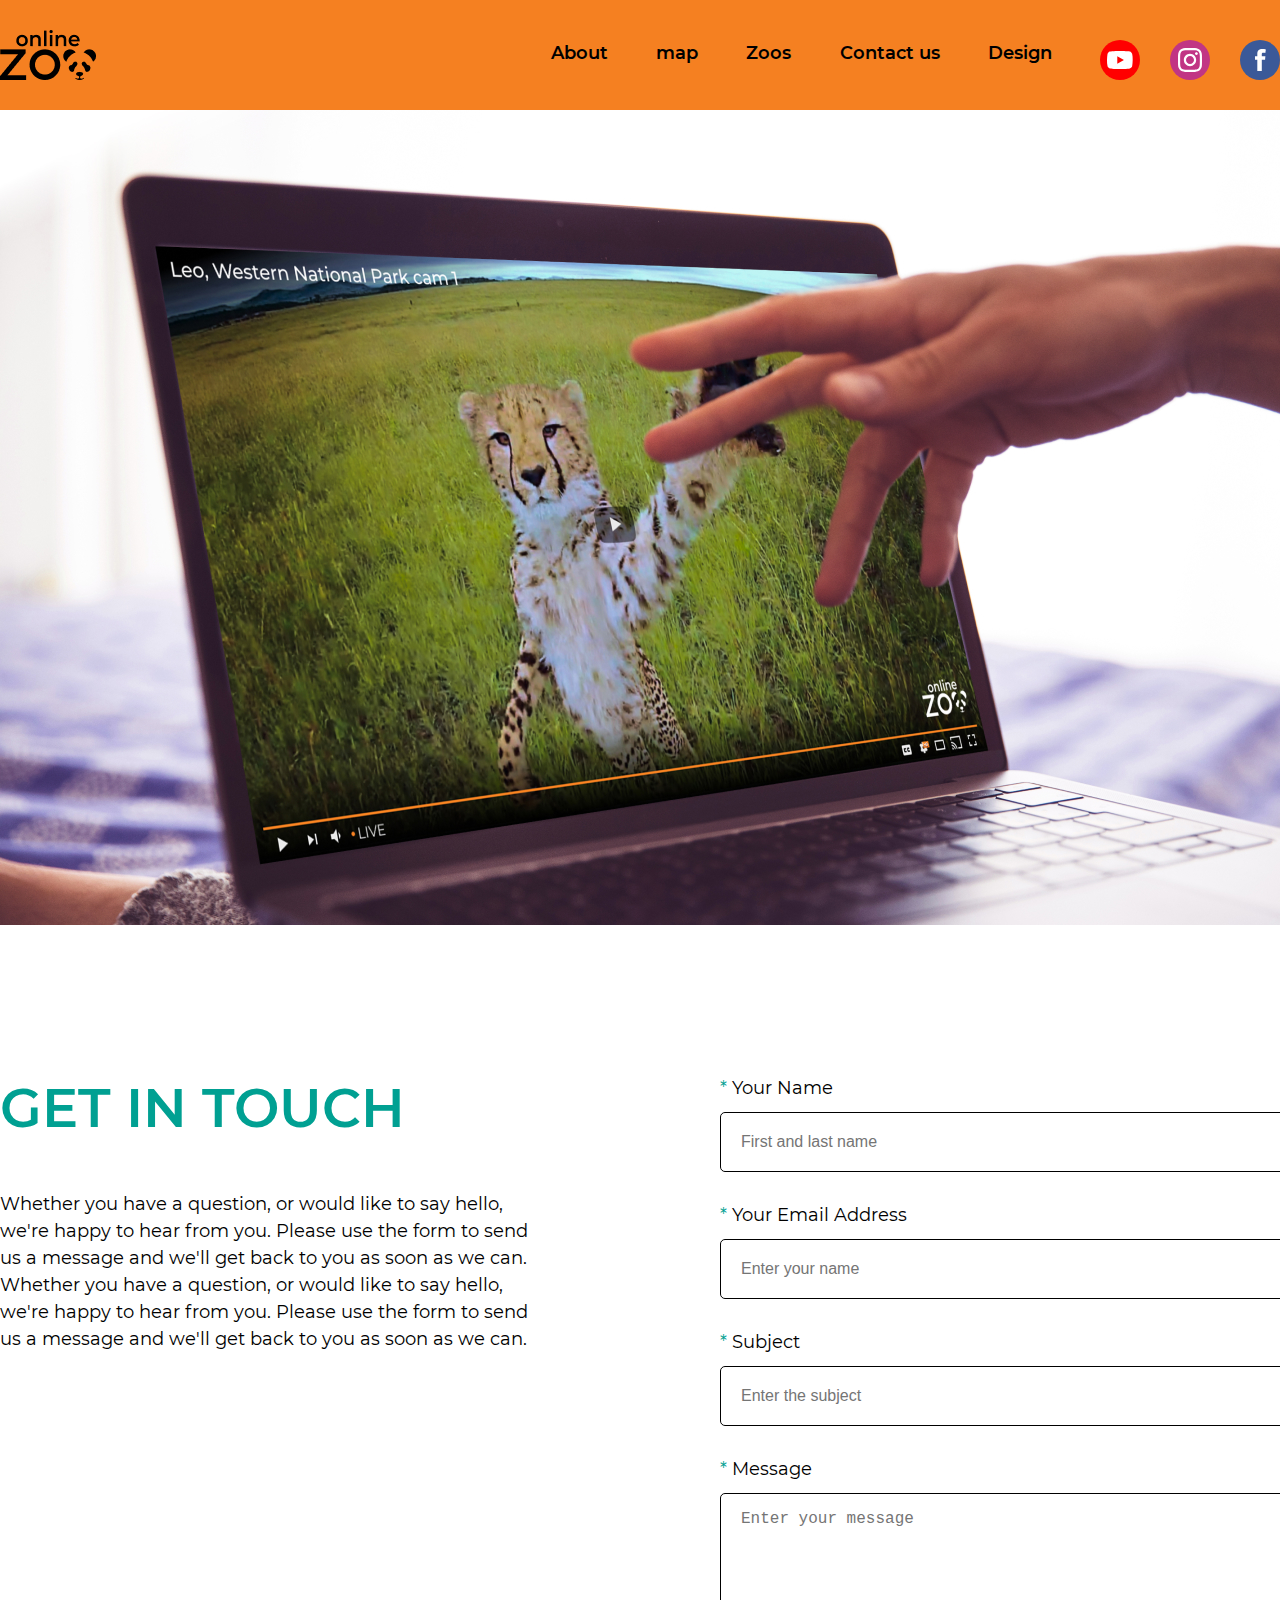
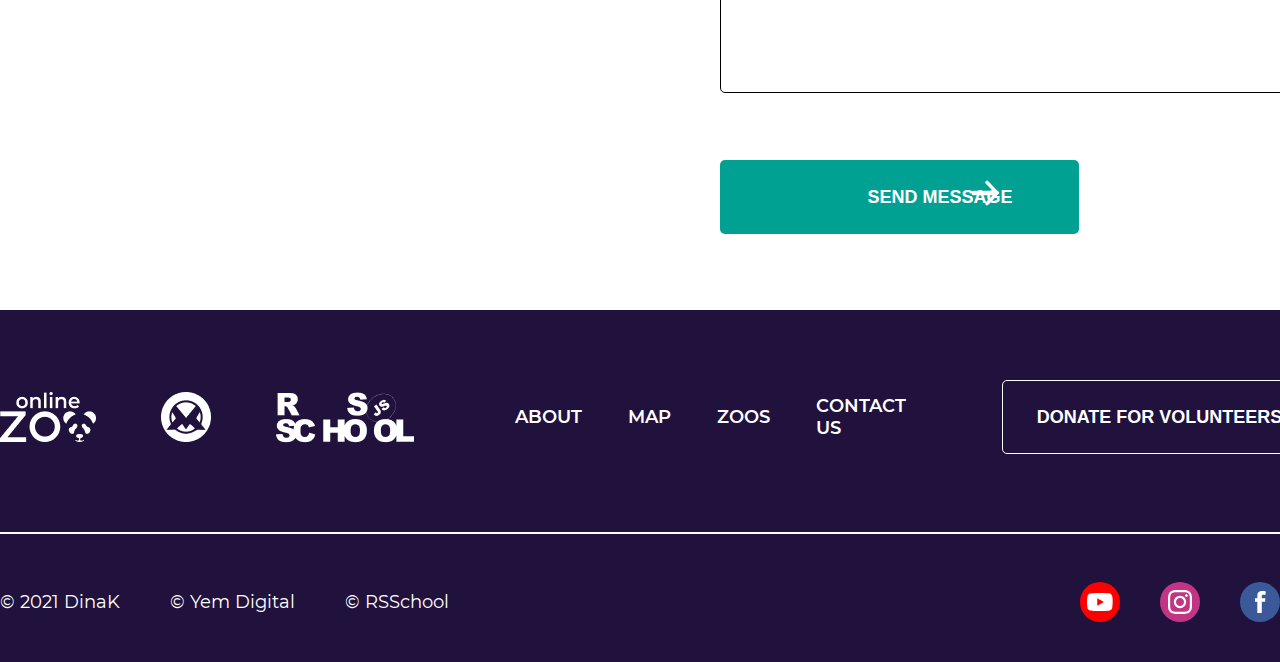
<file: pages/contact.html>
<!DOCTYPE html>
<html lang="en">
<head>
    <meta charset="UTF-8">
    <meta http-equiv="X-UA-Compatible" content="IE=edge">
    <meta name="viewport" content="width=device-width, initial-scale=1.0">
    <title>Panda</title>
    <link rel="stylesheet" href="../reset.css">
    <link rel="stylesheet" href="contact.css">
</head>
<body>
    <header class="header">
        <div class="wrapper">
         <div class="header__wrapper">
            <div class="header__logo">
              <a href="../index.html" class="header__logo">
                <img src="../assets/images/zoo-online.png" alt="zoo-online">
              </a>
            </div>
      
            <nav class="header__nav">
              <ul class="header__list">
                <li class="header__item">
                  <a href="../index.html" class="header__link ">About</a>
                </li>
                <li class="header__item">
                  <a href="map.html" class="header__link">map</a>
                </li>
                <li class="header__item">
                  <a href="panda.html" class="header__link">Zoos</a>
                </li>
                <li class="header__item">
                  <a href="contact.html" class="header__link">Contact us</a>
                </li>
                <li class="header__item">
                  <a href="https://www.figma.com/file/lnK11foY8Aoa6oOlDXovVN/Online-ZOO-Project?node-id=1%3A138" class="header__link">Design</a>
                </li>
    
                <li class="header__ico-item">
                  <a href="#!" class="header__link"><img src="../assets/icons/YouTube.svg" alt="YouTube"></a>
                </li>
                <li class="header__ico-item">
                  <a href="#!" class="header__link"><img src="../assets/icons/Instagram.svg" alt="Instagram"></a>
                </li>
                <li class="header__ico-item">
                  <a href="#!" class="header__link"><img src="../assets/icons/Facebook.svg" alt="Facebook"></a>
                </li>
              </ul>
              
            </nav>
         </div>
        </div>
      </header>

      <div class="wrapper">
          <div class="ico">
              <img src="../assets/images/Touch-the-animal.jpg" alt="Touch-the-animal">
          </div>

          <div class="block-get">
              <div class="first-get-block">
                <h2 class="get-title">Get in touch</h2>
                <p class="get-desc">
                    Whether you have a question, or would like to say hello, we're happy to hear from you. Please use the form to send us a message and we'll get back to you as soon as we can. Whether you have a question, or would like to say hello, we're happy to hear from you. Please use the form to send us a message and we'll get back to you as soon as we can. 
                </p>
              </div>
              <form class="second-get-block">
                <p class="get-form-inf">Your Name </p>
                <input class="inp-inf" type="text" placeholder="First and last name" required>
                <p class="get-form-inf">Your Email Address  </p>
                <input class="inp-inf" type="email" placeholder="Enter your name" required>
                <p class="get-form-inf">Subject </p>
                <input class="inp-inf" type="text" placeholder="Enter the subject" required>
                <p class="get-form-inf">Message </p>
                <textarea class="area-inf" name="message" id=""   placeholder="Enter your message" required></textarea>
                <input type="submit" value="send message" class="get-submit">
              </form>
          </div>
      </div>
      
          
      <footer class="footer">
        <div class="wrapper">
          <div class="foter-second__block">
            <ul class="foter-ul">
                <li class="foter-li">
                  <div class="foter-ico" data-tooltip="2021 DinaK">
                    <img src="../assets/images/Logo-footer.png"  alt="Logo-footer">
                  </div>
                </li>
                <li class="foter-li">
                  <div class="foter-ico" data-tooltip="Yem Digital">
                    <img src="../assets/images/Yem-footer.png"  alt="Logo-footer">
                  </div>
                </li>
                <li class="foter-li">
                  <div class="foter-ico" data-tooltip="RSSchool">
                    <img src="../assets/images/rs_school_foter.png"  alt="Logo-footer">
                  </div>
                </li>
                <li class="foter-li">
                  <a href="../index.html" class="footer-link footer-second-link">About</a>
                </li>
                <li class="foter-li">
                  <a href="map.html" class="footer-link">map</a>
                </li>
                <li class="foter-li">
                  <a href="panda.html" class="footer-link">Zoos</a>
                </li>
                <li class="foter-li">
                  <a href="contact.html" class="footer-link footer-last-link">Contact us</a>
                </li>
                <li class="foter-li">
                  <div class="foter-btn">
                    <button class="btn0">
                      donate for volunteers
                    </button>
                  </div>
                </li>
            </ul>
          </div>
          <hr class="footer-line">
          <div class="footer-last__block">
            <ul class="desc">
              <li class="li-desc">
                <p class="p-desc"  >
                  © 2021 DinaK 
                </p>
              </li>
              <li class="li-desc">
                <p class="p-desc"  >
                  © Yem Digital 
                </p>
              </li>
              <li class="li-desc">
                <p class="p-desc"  >
                  © RSSchool 
                </p>
              </li>
            </ul>
            <ul class="foter-icon">
              <li class="fot-ico">
                <a href="https://www.youtube.com/"><img src="../assets/icons/YouTube.svg" alt="YouTube"></a>
              </li>
              <li class="fot-ico">
                <a href="https://www.instagram.com"><img src="../assets/icons/Instagram.svg" alt="Instagram"></a>
              </li>
              <li class="fot-ico">
                <a href="https://facebook.com"><img src="../assets/icons/Facebook.svg" alt="Facebook"></a>
              </li>
            </ul>
          </div>
  
        </div>
      </footer>
      

    
</body>
</html>
</file>
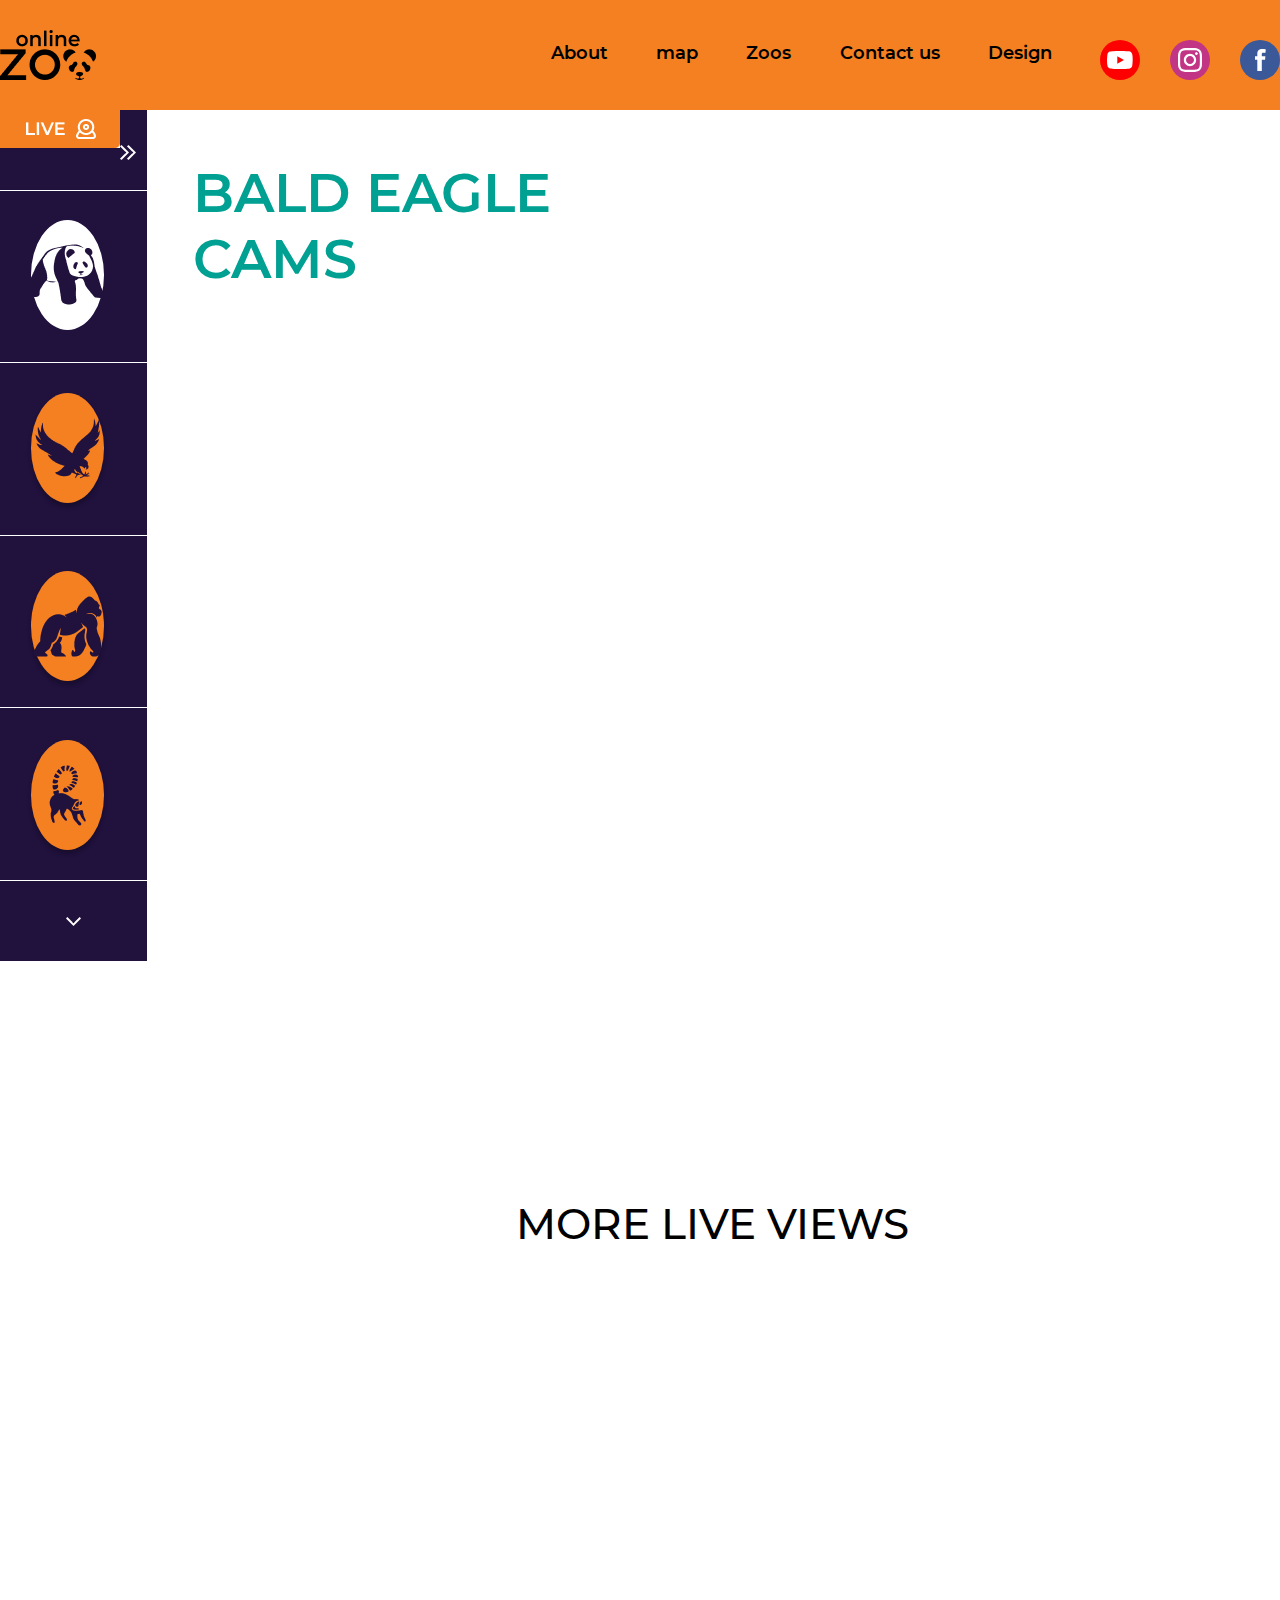
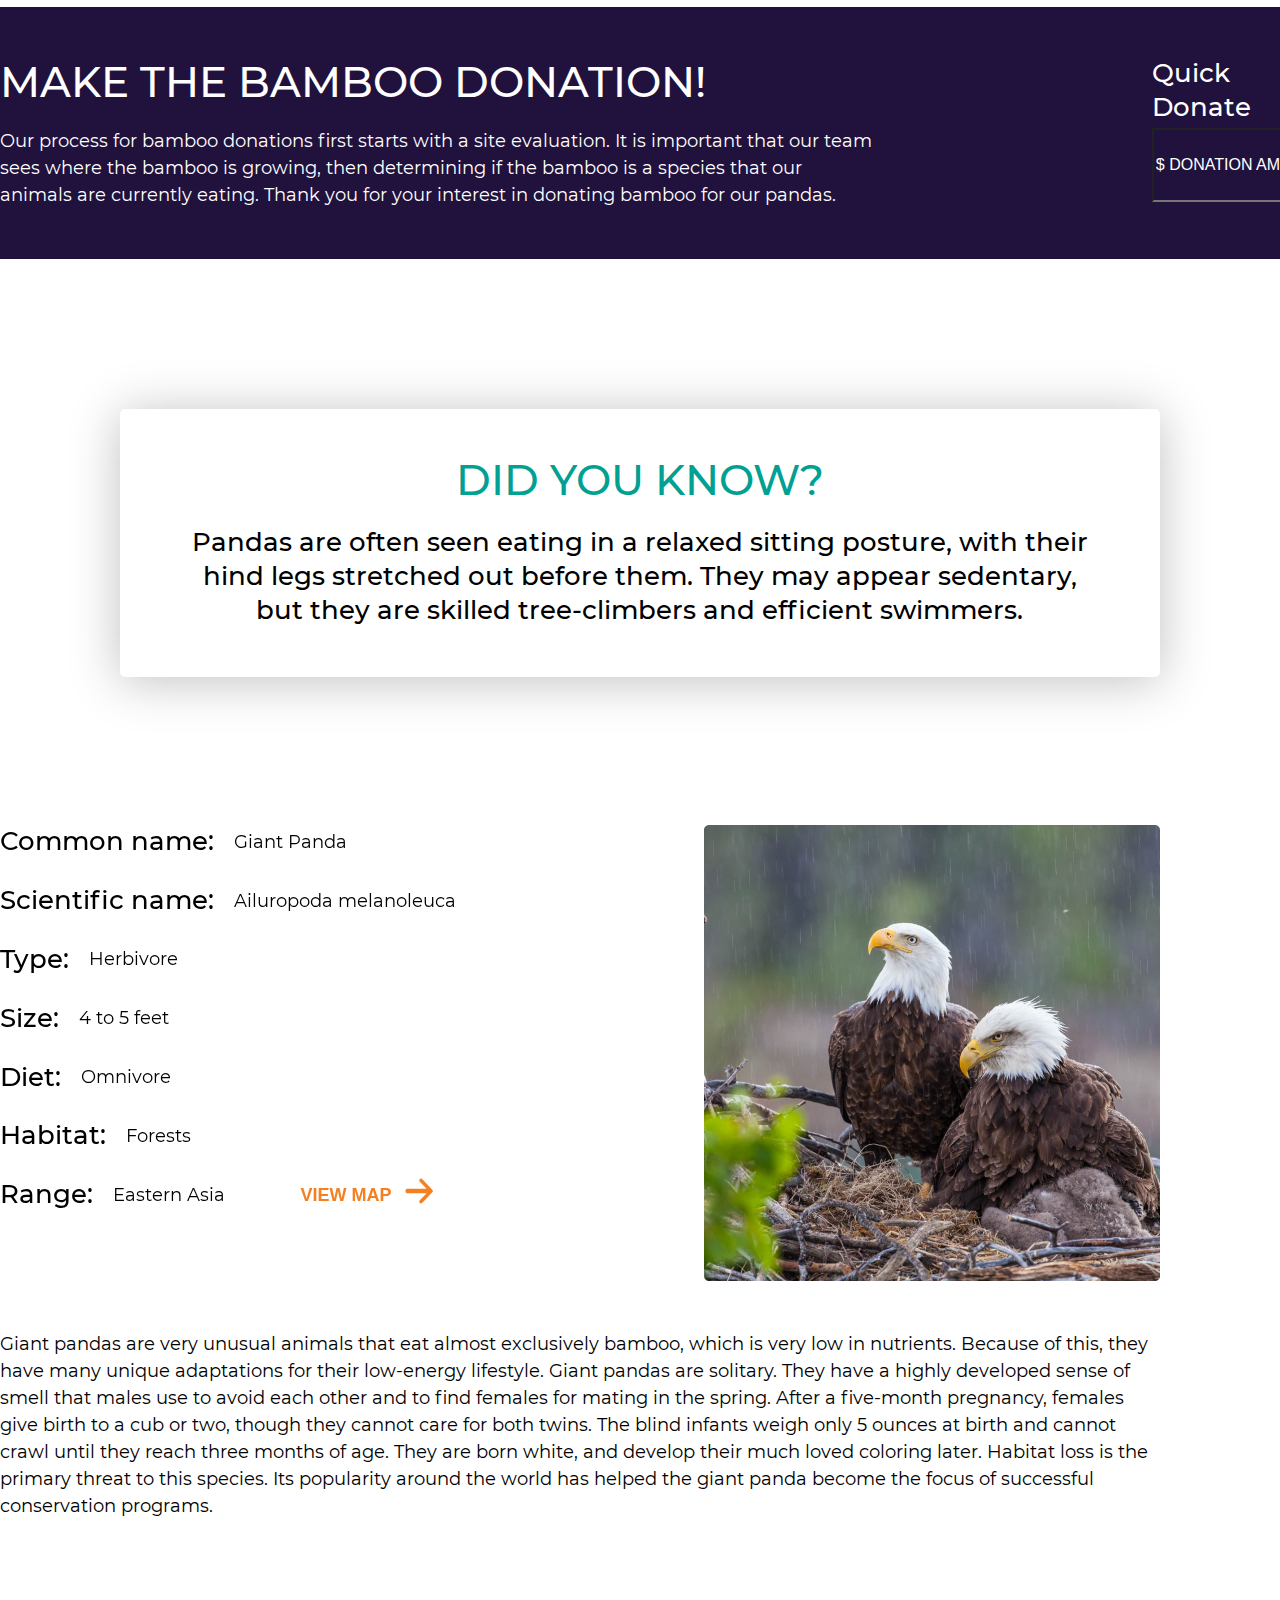
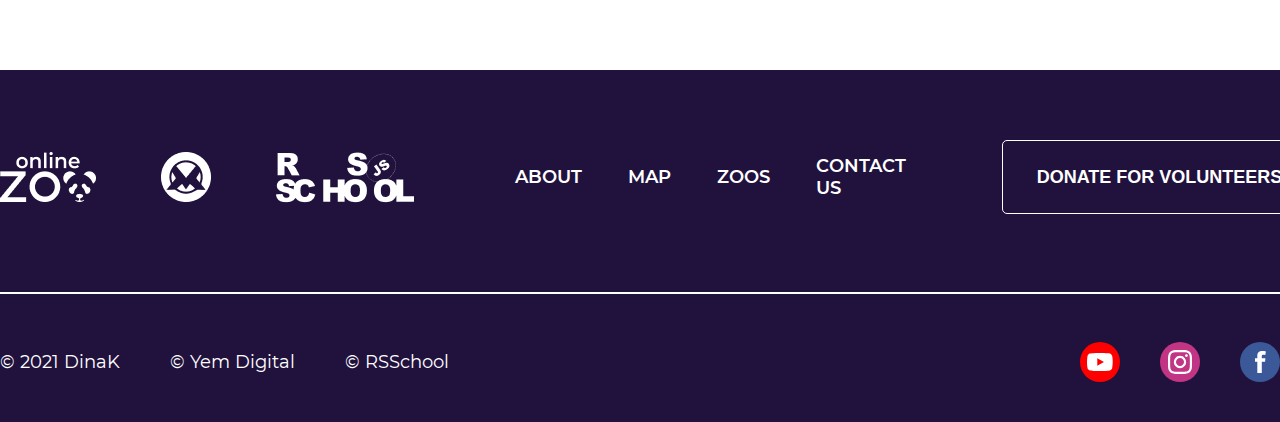
<file: pages/eagle.html>
<!DOCTYPE html>
<html lang="en">
<head>
    <meta charset="UTF-8">
    <meta http-equiv="X-UA-Compatible" content="IE=edge">
    <meta name="viewport" content="width=device-width, initial-scale=1.0">
    <title>Eagle</title>
    <link rel="stylesheet" href="../reset.css">
    <link rel="stylesheet" href="panda.css">
</head>
<body>
    <header class="header">
        <div class="wrapper">
         <div class="header__wrapper">
            <div class="header__logo">
              <a href="../index.html" class="header__logo">
                <img src="../assets/images/zoo-online.png" alt="zoo-online">
              </a>
            </div>
      
            <nav class="header__nav">
              <ul class="header__list">
                <li class="header__item">
                  <a href="../index.html" class="header__link ">About</a>
                </li>
                <li class="header__item">
                  <a href="map.html" class="header__link">map</a>
                </li>
                <li class="header__item">
                  <a href="eagle.html" class="header__link">Zoos</a>
                </li>
                <li class="header__item">
                  <a href="contact.html" class="header__link">Contact us</a>
                </li>
                <li class="header__item">
                  <a href="https://www.figma.com/file/lnK11foY8Aoa6oOlDXovVN/Online-ZOO-Project?node-id=1%3A138" class="header__link">Design</a>
                </li>
    
                <li class="header__ico-item ico-hide">
                  <a href="#!" class="header__link"><img src="../assets/icons/YouTube.svg" alt="YouTube"></a>
                </li>
                <li class="header__ico-item ico-hide">
                  <a href="#!" class="header__link"><img src="../assets/icons/Instagram.svg" alt="Instagram"></a>
                </li>
                <li class="header__ico-item ico-hide">
                  <a href="#!" class="header__link"><img src="../assets/icons/Facebook.svg" alt="Facebook"></a>
                </li>
              </ul>
              <div class="header__nav-close">
                <span class="header__nav-close-line"></span>
                <span class="header__nav-close-line"></span>
              </div>
              
            </nav>
            <div class="header__burger burger">
              <span class="burger__line burger__line_first"></span>
              <span class="burger__line burger__line_second"></span>
              <span class="burger__line burger__line_third"></span>
            </div>
              
            <!-- </nav> -->
         </div>
        </div>
      </header>
      
          
          <div class="wprapper-cam">
            
              <aside class="sidebar">
                <div class="sidebar-btn-first">
                  <div class="sidebar-img">
                    <img src="../assets/images/aside-LIVE-Badge.jpg" alt="aside-LIVE-Badge">
                  </div>
                  <div class="rigt-arrow">
                    <!-- <button class="btn-live-color">
                       -->
                    </button>
                    <img src="../assets/images/aside-right-arrow.png" alt="aside-right-arrow">
                    
                  </div>
                </div>
                
                <div class="sidebar-ico-1">
                  <div class="pikcha">
                   <!-- <div class="black-circle"> -->
                      <a href="panda.html">
                        <!-- <div class="white-cicle"> -->
                          <img   src="../assets/images/aside-Panda-1.png" alt="aside-Panda-1">
                        <!-- </div> -->
                      </a>
                    <!-- </div> -->
                  </div>
                  <div class="pikcha-1200-640-320">
                   <div class="panda-1200-640">
                      <a href="panda.html">
                          <img   src="../assets/images/Panda-1200-320.png" alt="aside-Panda-1">
                      </a>
                   </div>
                  </div>

                </div>
                
                <div class="sidebar-ico-2">
                  <a href=eagle.html>
                    <div class="orandge-pikcha-1">
                      <img src="../assets/images/aside-Eagle-1.png" alt="aside-Eagle-1">
                    </div>
                  </a>
                  <div class="pikcha-1200-640-320">
                    <div class="eagle-1200-640">
                       <a href="eagle.html">
                           <img   src="../assets/images/Eagle-1200-640.png" alt="aside-eagle-1">
                       </a>
                    </div>
                   </div>
                </div>
                
                <div class="sidebar-ico-1">
                  <a href="gorilla.html">
                    <div class="orandge-pikcha-2">
                      <img src="../assets/images/aside-Gorilla-1.png" alt="aside-gorilla-1">
                    </div>
                  </a>
                  <div class="pikcha-1200-640-320">
                    <div class="gorilla-1200-640">
                       <a href="gorilla.html">
                           <img   src="../assets/images/Gorilla-1200-640.png" alt="aside-gorilla-1">
                       </a>
                    </div>
                   </div>
                </div>
               
                <div class="sidebar-ico-2 ">
                  <a href="limur.html">
                    <div class="orandge-pikcha-3">
                      <img src="../assets/images/aside-Lemur-1.png" alt="aside-lemur-1">
                    </div>
                  </a>
                  <div class="pikcha-1200-640-320">
                    <div class="lemur-1200-640">
                       <a href="limur.html">
                           <img   src="../assets/images/Lemur-1200-640.png" alt="aside-lemur-1">
                       </a>
                    </div>
                   </div>
                </div>
                
                <div class="sidebar-btn-second">
                  <div class="sidebar-bottow-img">
                    <img src="../assets/images/aside-bottom-arrow.png" alt="aside-bottom-arrow">
                  </div>
                </div>
                
                
  
                
            </aside>
              <div class="wrapper wrap-320">
    
                  <section class="live-cams">
                     <div class="live-block">
                        <h2 class="live-cams__title">
                          Bald Eagle cams
                        </h2>
                        <button class="btn-pay">donate now</button>
                     </div>
                     <div class="player">
                      <iframe class="videos" src="https://www.youtube.com/embed/iWZ0BmJueVY" title="YouTube video player" frameborder="0" allow="accelerometer; autoplay; clipboard-write; encrypted-media; gyroscope; picture-in-picture" allowfullscreen></iframe>
                      
                     </div>
                     <h3 class="live-views">more live views </h3>
                     <div class="slider">
                       <div class="slider-left">
                         <button class="slider-left-btn"></button>
                       </div>
                       <div class="slider-main">
                         <div class="slider-frame interval">
                          <iframe class="interval"  src="https://www.youtube.com/embed/ySRMDsJoIzM" title="YouTube video player" frameborder="0" allow="accelerometer; autoplay; clipboard-write; encrypted-media; gyroscope; picture-in-picture" allowfullscreen></iframe>
                          
                         </div>
                         <div class="slider-frame interval">
                          <iframe  src="https://www.youtube.com/embed/iIAO4Htzn8M" title="YouTube video player" frameborder="0" allow="accelerometer; autoplay; clipboard-write; encrypted-media; gyroscope; picture-in-picture" allowfullscreen></iframe>
                          
                         </div>
                         <div class="slider-frame ">
                          <iframe   src="https://www.youtube.com/embed/DSehQsYU9h4" title="YouTube video player" frameborder="0" allow="accelerometer; autoplay; clipboard-write; encrypted-media; gyroscope; picture-in-picture" allowfullscreen></iframe>
                          
                         </div>
                       </div>
                       <div class="slider-right">
                         <button class="slider-right-btn"></button>
                       </div>
    
                     </div>
    
                  </section>
    
               
    
              </div>
          </div>
  
           
           
        
       
        <section class="donate">
          <div class="wrapper wrapp-1200">
            <div class="donat__tour">
              <h3 class="title__donat">
                make the Bamboo Donation!
              </h3>
              <p class="donat__right">Quick Donate</p>
             
              <p class="donat__text">Our process for bamboo donations first starts with a site evaluation. It is important that our team sees where the bamboo is growing, then determining if the bamboo is a species that our animals are currently eating. Thank 
                you for your interest in donating bamboo for our pandas.
             </p>
              
              <form class="donat__input">
                <input class="donat__input-item" type="number" placeholder="$ Donation Amount" max="9999">
                <input class="donat__button" value="" type="submit">
               
              </form>
            </div>
            
          </div>
        </section>
        <section class="know">
          <div class="wrapper wrapp-1200">
            <div class="know-block">
              <h3 class="know-title">did you know?</h3>
              
                <p class="know-text">Pandas are often seen eating in a relaxed sitting posture, with their hind legs stretched out before them. 
                  They may appear sedentary, but they are skilled tree-climbers and efficient swimmers.
                </p>
              
            </div>
            <div class="know-info">
              <div class="info-block">
                <div class="info-first__block">
                  <div class="tex-block-info m25">
                    <p class="inf">Common name:</p>
                    <p class="des">Giant Panda
                    </p>
                  </div>
                  <div class="tex-block-info m25">
                    <p class="inf">Scientific name:</p>
                    <p class="des">Ailuropoda melanoleuca
  
                    </p>
                  </div>
                  <div class="tex-block-info">
                    <p class="inf">Type:</p>
                    <p class="des">Herbivore
  
  
                    </p>
                  </div>
                  <div class="tex-block-info">
                    <p class="inf">Size:</p>
                    <p class="des">4 to 5 feet
  
                    </p>
                  </div>
                  <div class="tex-block-info">
                    <p class="inf">Diet:</p>
                    <p class="des">Omnivore
  
  
  
                    </p>
                  </div>
                  <div class="tex-block-info">
                    <p class="inf">Habitat:</p>
                    <p class="des">Forests
  
                    </p>
                  </div>
                  <div class="tex-block-info last-tex-block-info">
                    <p class="inf">Range:</p>
                    <p class="des">Eastern Asia</p>
                    
                      <button class="btn-inf ">VIEW map </button>
                      
                   
                  </div>
  
                </div>
                <div class="info-second__block">
                  <img src="../assets/images/eagle-640.jpg" alt="info-pand-page">
                </div>
                
              </div>
              <p class="info-big-desc">
                  Giant pandas are very unusual animals that eat almost exclusively bamboo, which is very low in nutrients. Because of this, they have many unique adaptations for their low-energy lifestyle. Giant pandas are solitary. They have a highly developed sense of smell that males use to avoid each other and to find females for mating in the spring. After a five-month pregnancy, females give birth to a cub or two, though they cannot care for both twins. The blind infants weigh only 5 ounces at birth and cannot crawl until they reach three months of age. They are born white, and develop their much loved coloring later. Habitat loss is the primary threat to this species. Its popularity around the world has helped the giant panda become the focus of successful conservation programs.
                </p>
  
            </div>
          </div>
        </section>
          

          <footer class="footer">
            <div class="wrapper wrapp-1200 wrapp-640">
              <div class="foter-second__block">
                <ul class="foter-ul">
                    <li class="foter-li">
                      <div class="foter-ico" data-tooltip="2021 DinaK">
                        <img src="../assets/images/Logo-footer.png"  alt="Logo-footer">
                      </div>
                    </li>
                    <li class="foter-li">
                      <div class="foter-ico" data-tooltip="Yem Digital">
                        <img src="../assets/images/Yem-footer.png"  alt="Logo-footer">
                      </div>
                    </li>
                    <li class="foter-li">
                      <div class="foter-ico foter-ico-last" data-tooltip="RSSchool">
                        <img src="../assets/images/rs_school_foter.png"  alt="Logo-footer">
                      </div>
                    </li>
                    <li class="foter-li">
                      <a href="../index.html" class="footer-link footer-second-link">About</a>
                    </li>
                    <li class="foter-li">
                      <a href="map.html" class="footer-link">map</a>
                    </li>
                    <li class="foter-li">
                      <a href="panda.html" class="footer-link">Zoos</a>
                    </li>
                    <li class="foter-li">
                      <a href="contact.html" class="footer-link footer-last-link">Contact us</a>
                    </li>
                    <li class="foter-li">
                      <div class="foter-btn">
                        <button class="btn0">
                          donate for volunteers
                        </button>
                      </div>
                    </li>
                </ul>
              </div>
              <hr class="footer-line">
              <div class="footer-last__block">
                <ul class="desc">
                  <li class="li-desc">
                    <p class="p-desc"  >
                      © 2021 DinaK 
                    </p>
                  </li>
                  <li class="li-desc">
                    <p class="p-desc p-640"  >
                      © Yem Digital 
                    </p>
                  </li>
                  <li class="li-desc">
                    <p class="p-desc"  >
                      © RSSchool 
                    </p>
                  </li>
                </ul>
                <ul class="foter-icon">
                  <li class="fot-ico fot-ico-first-640">
                    <a href="https://www.youtube.com/"><img src="../assets/icons/YouTube.svg" alt="YouTube"></a>
                  </li>
                  <li class="fot-ico">
                    <a href="https://www.instagram.com"><img src="../assets/icons/Instagram.svg" alt="Instagram"></a>
                  </li>
                  <li class="fot-ico">
                    <a href="https://facebook.com"><img src="../assets/icons/Facebook.svg" alt="Facebook"></a>
                  </li>
                </ul>
              </div>
      
            </div>
          </foter>
      

    <script src="../main.js"></script>
</body>

</html>
</file>
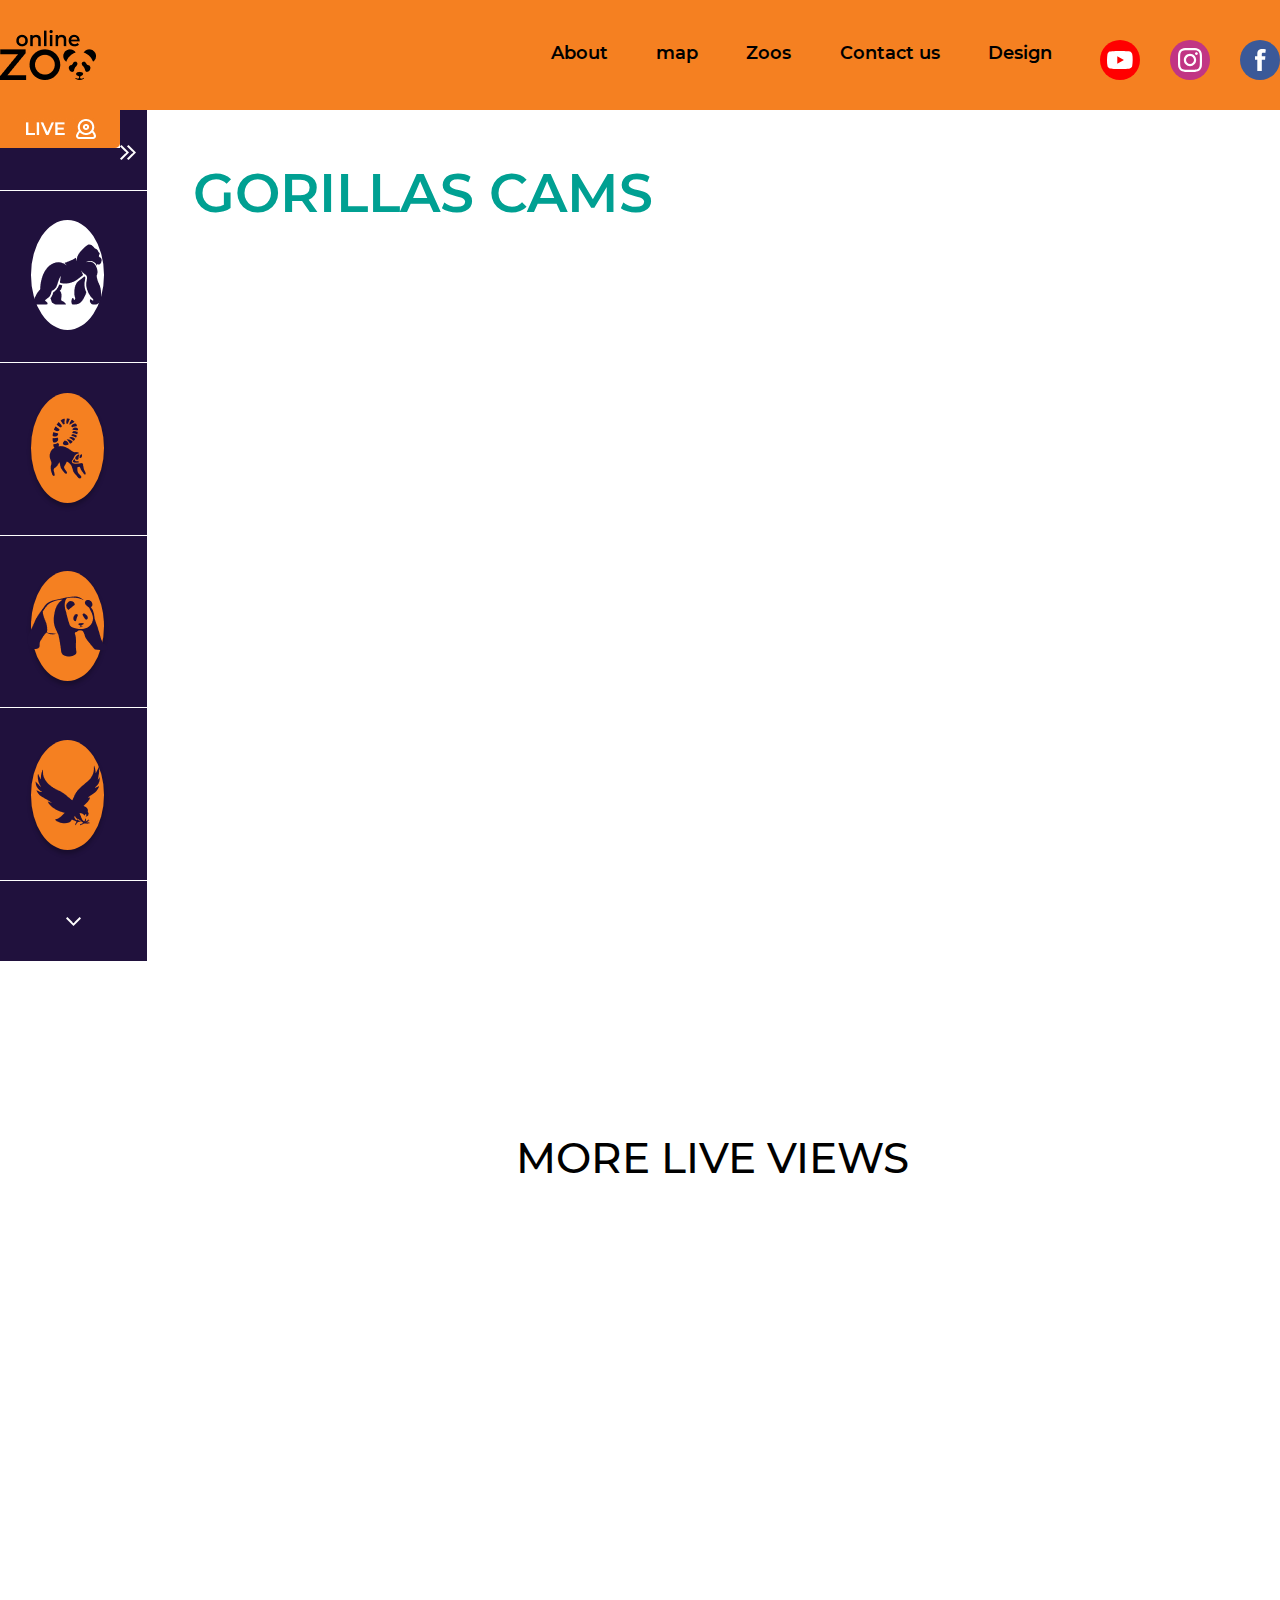
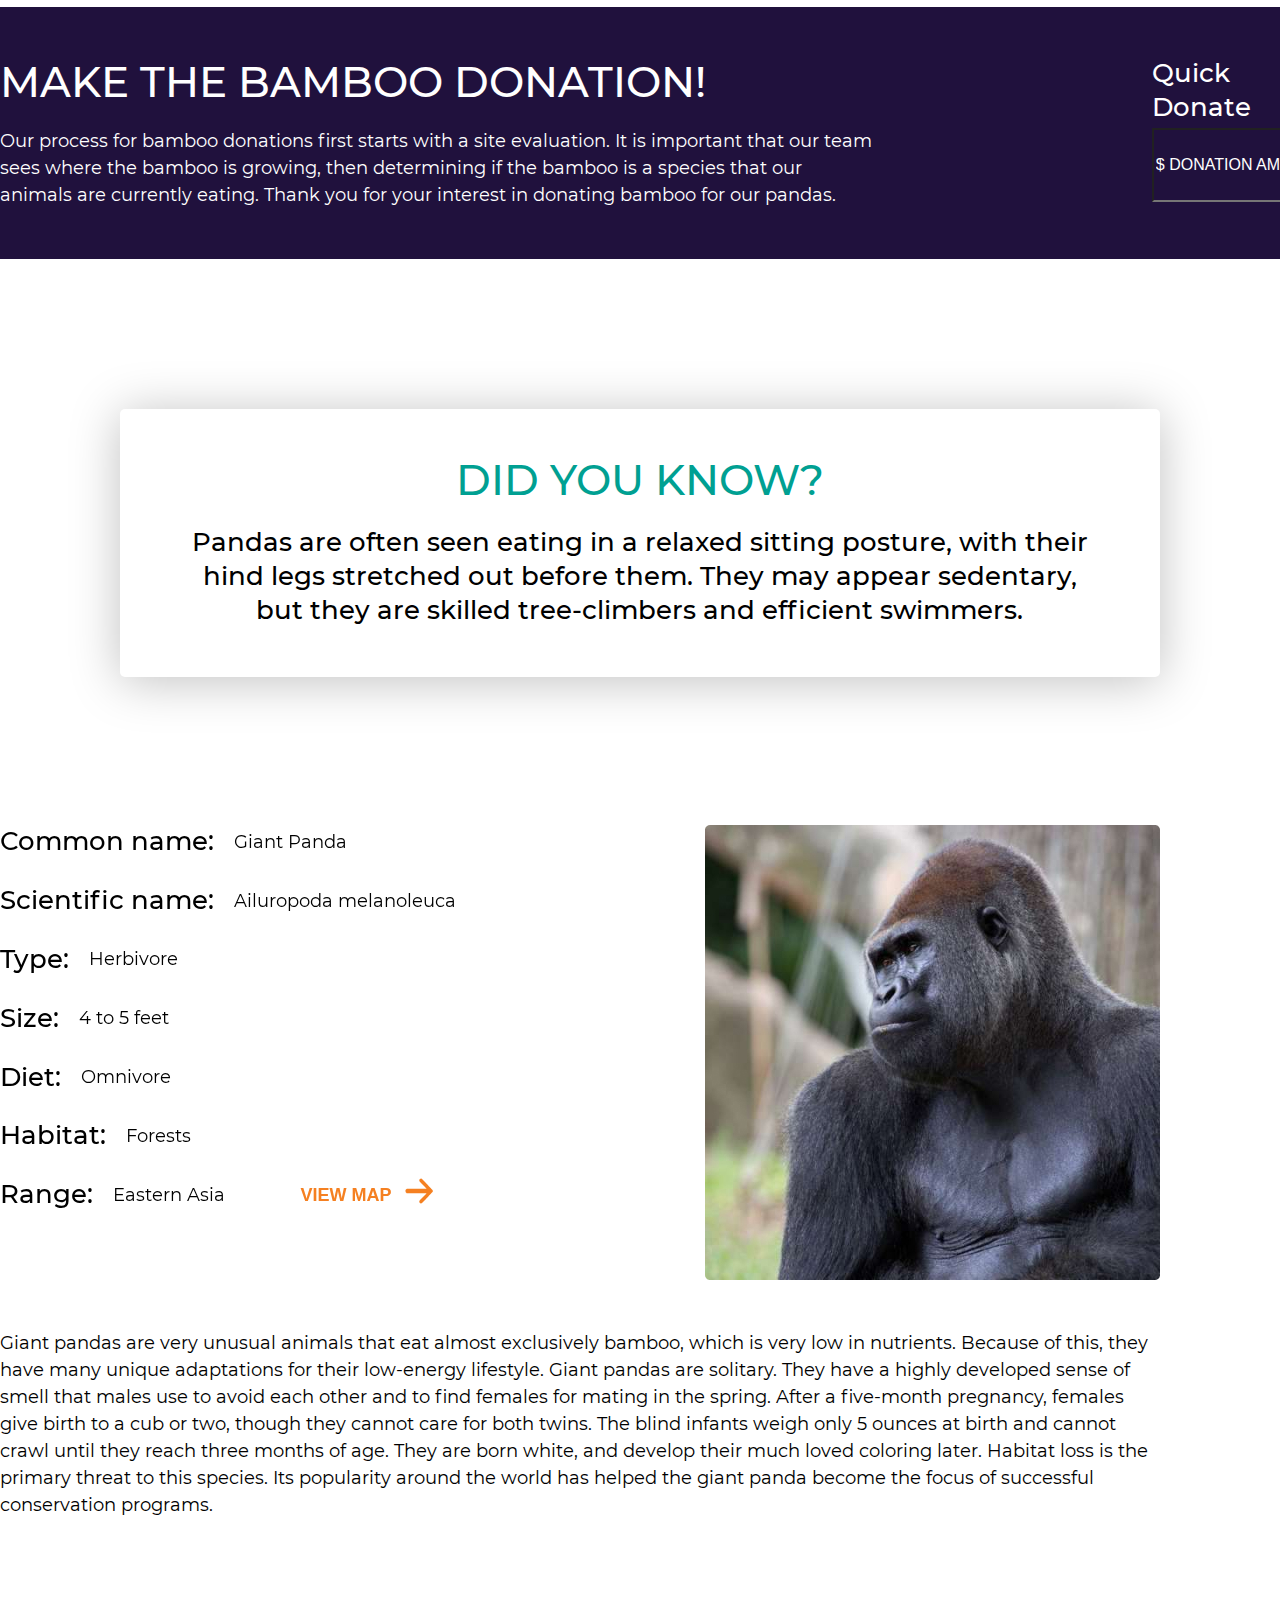
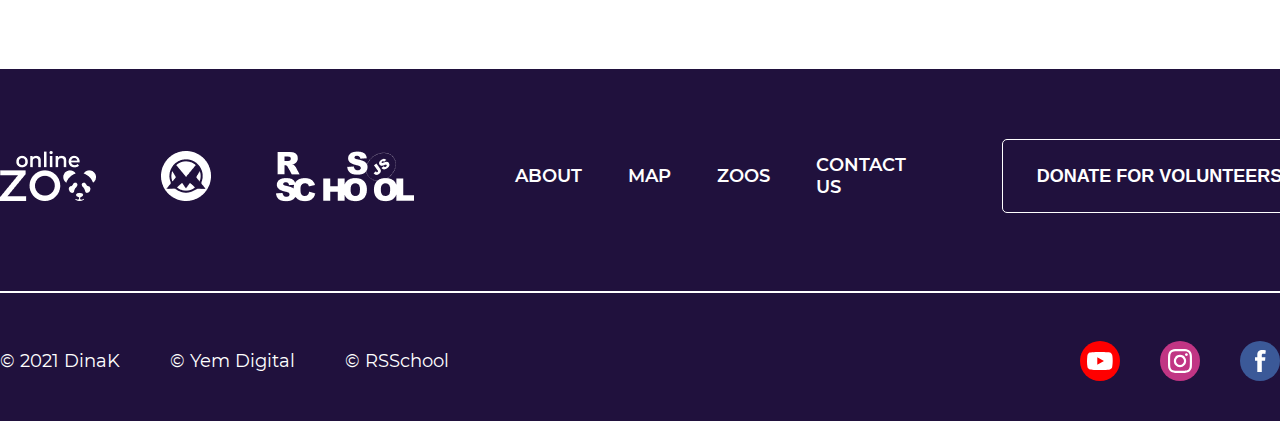
<file: pages/gorilla.html>
<!DOCTYPE html>
<html lang="en">
<head>
    <meta charset="UTF-8">
    <meta http-equiv="X-UA-Compatible" content="IE=edge">
    <meta name="viewport" content="width=device-width, initial-scale=1.0">
    <title>Panda</title>
    <link rel="stylesheet" href="../reset.css">
    <link rel="stylesheet" href="panda.css">
</head>
<body>
    <header class="header">
        <div class="wrapper">
         <div class="header__wrapper">
            <div class="header__logo">
              <a href="../index.html" class="header__logo">
                <img src="../assets/images/zoo-online.png" alt="zoo-online">
              </a>
            </div>
      
            <nav class="header__nav">
              <ul class="header__list">
                <li class="header__item">
                  <a href="../index.html" class="header__link ">About</a>
                </li>
                <li class="header__item">
                  <a href="map.html" class="header__link">map</a>
                </li>
                <li class="header__item">
                  <a href="gorilla.html" class="header__link">Zoos</a>
                </li>
                <li class="header__item">
                  <a href="contact.html" class="header__link">Contact us</a>
                </li>
                <li class="header__item">
                  <a href="https://www.figma.com/file/lnK11foY8Aoa6oOlDXovVN/Online-ZOO-Project?node-id=1%3A138" class="header__link">Design</a>
                </li>
    
                <li class="header__ico-item ico-hide">
                  <a href="#!" class="header__link"><img src="../assets/icons/YouTube.svg" alt="YouTube"></a>
                </li>
                <li class="header__ico-item ico-hide">
                  <a href="#!" class="header__link"><img src="../assets/icons/Instagram.svg" alt="Instagram"></a>
                </li>
                <li class="header__ico-item ico-hide">
                  <a href="#!" class="header__link"><img src="../assets/icons/Facebook.svg" alt="Facebook"></a>
                </li>
              </ul>
              <div class="header__nav-close">
                <span class="header__nav-close-line"></span>
                <span class="header__nav-close-line"></span>
              </div>
              
            </nav>
            <div class="header__burger burger">
              <span class="burger__line burger__line_first"></span>
              <span class="burger__line burger__line_second"></span>
              <span class="burger__line burger__line_third"></span>
            </div>
              
            <!-- </nav> -->
         </div>
        </div>
      </header>
      
          
          <div class="wprapper-cam">
            
              <aside class="sidebar">
                <div class="sidebar-btn-first">
                  <div class="sidebar-img">
                    <img src="../assets/images/aside-LIVE-Badge.jpg" alt="aside-LIVE-Badge">
                  </div>
                  <div class="rigt-arrow">
                    <!-- <button class="btn-live-color">
                       -->
                    </button>
                    <img src="../assets/images/aside-right-arrow.png" alt="aside-right-arrow">
                    
                  </div>
                </div>
                
                <div class="sidebar-ico-1">
                  <div class="pikcha">
                   <!-- <div class="black-circle"> -->
                      <a href="gorilla.html">
                        <!-- <div class="white-cicle"> -->
                          <img   src="../assets/images/aside-Gorilla-1.png" alt="aside-Gorilla-1">
                        <!-- </div> -->
                      </a>
                    <!-- </div> -->
                  </div>
                  <div class="pikcha-1200-640-320">
                   <div class="panda-1200-640">
                      <a href="gorilla.html">
                          <img   src="../assets/images/Gorilla-1200-640.png" alt="aside-Gorila-1">
                      </a>
                   </div>
                  </div>

                </div>
                
                <div class="sidebar-ico-2">
                  <a href=limur.html>
                    <div class="orandge-pikcha-1">
                      <img src="../assets/images/aside-Lemur-1.png" alt="aside-lemur-1">
                    </div>
                  </a>
                  <div class="pikcha-1200-640-320">
                    <div class="eagle-1200-640">
                       <a href="limur.html">
                           <img   src="../assets/images/Lemur-1200-640.png" alt="aside-lemur">
                       </a>
                    </div>
                   </div>
                </div>
                
                <div class="sidebar-ico-1">
                  <a href="panda.html">
                    <div class="orandge-pikcha-2">
                      <img src="../assets/images/aside-Panda-1.png" alt="aside-panda-1">
                    </div>
                  </a>
                  <div class="pikcha-1200-640-320">
                    <div class="gorilla-1200-640">
                       <a href="panda.html">
                           <img   src="../assets/images/Panda-1200-320.png" alt="aside-gorilla-1">
                       </a>
                    </div>
                   </div>
                </div>
               
                <div class="sidebar-ico-2 ">
                  <a href="eagle.html">
                    <div class="orandge-pikcha-3">
                      <img src="../assets/images/aside-Eagle-1.png" alt="aside-eagle-1">
                    </div>
                  </a>
                  <div class="pikcha-1200-640-320">
                    <div class="lemur-1200-640">
                       <a href="eagle.html">
                           <img   src="../assets/images/Eagle-1200-640.png" alt="aside-eagle-1">
                       </a>
                    </div>
                   </div>
                </div>
                
                <div class="sidebar-btn-second">
                  <div class="sidebar-bottow-img">
                    <img src="../assets/images/aside-bottom-arrow.png" alt="aside-bottom-arrow">
                  </div>
                </div>
                
                
  
                
            </aside>
              <div class="wrapper wrap-320">
    
                  <section class="live-cams">
                     <div class="live-block">
                        <h2 class="live-cams__title">
                          gorillas cams
                        </h2>
                        <button class="btn-pay">donate now</button>
                     </div>
                     <div class="player">
                      <iframe class="videos" src="https://www.youtube.com/embed/Y_ksdk27O8s" title="YouTube video player" frameborder="0" allow="accelerometer; autoplay; clipboard-write; encrypted-media; gyroscope; picture-in-picture" allowfullscreen></iframe>
                      
                      
                     </div>
                     <h3 class="live-views">more live views </h3>
                     <div class="slider">
                       <div class="slider-left">
                         <button class="slider-left-btn"></button>
                       </div>
                       <div class="slider-main">
                         <div class="slider-frame interval">
                          <iframe class="interval"  src="https://www.youtube.com/embed/ySRMDsJoIzM" title="YouTube video player" frameborder="0" allow="accelerometer; autoplay; clipboard-write; encrypted-media; gyroscope; picture-in-picture" allowfullscreen></iframe>
                          
                         </div>
                         <div class="slider-frame interval">
                          <iframe  src="https://www.youtube.com/embed/iIAO4Htzn8M" title="YouTube video player" frameborder="0" allow="accelerometer; autoplay; clipboard-write; encrypted-media; gyroscope; picture-in-picture" allowfullscreen></iframe>
                          
                         </div>
                         <div class="slider-frame ">
                          <iframe   src="https://www.youtube.com/embed/DSehQsYU9h4" title="YouTube video player" frameborder="0" allow="accelerometer; autoplay; clipboard-write; encrypted-media; gyroscope; picture-in-picture" allowfullscreen></iframe>
                          
                         </div>
                       </div>
                       <div class="slider-right">
                         <button class="slider-right-btn"></button>
                       </div>
    
                     </div>
    
                  </section>
    
               
    
              </div>
          </div>
  
           
           
        
       
        <section class="donate">
          <div class="wrapper wrapp-1200">
            <div class="donat__tour">
              <h3 class="title__donat">
                make the Bamboo Donation!
              </h3>
              <p class="donat__right">Quick Donate</p>
             
              <p class="donat__text">Our process for bamboo donations first starts with a site evaluation. It is important that our team sees where the bamboo is growing, then determining if the bamboo is a species that our animals are currently eating. Thank 
                you for your interest in donating bamboo for our pandas.
             </p>
              
              <form class="donat__input">
                <input class="donat__input-item" type="number" placeholder="$ Donation Amount" max="9999">
                <input class="donat__button" value="" type="submit">
               
              </form>
            </div>
            
          </div>
        </section>
        <section class="know">
          <div class="wrapper wrapp-1200">
            <div class="know-block">
              <h3 class="know-title">did you know?</h3>
              
                <p class="know-text">Pandas are often seen eating in a relaxed sitting posture, with their hind legs stretched out before them. 
                  They may appear sedentary, but they are skilled tree-climbers and efficient swimmers.
                </p>
              
            </div>
            <div class="know-info">
              <div class="info-block">
                <div class="info-first__block">
                  <div class="tex-block-info m25">
                    <p class="inf">Common name:</p>
                    <p class="des">Giant Panda
                    </p>
                  </div>
                  <div class="tex-block-info m25">
                    <p class="inf">Scientific name:</p>
                    <p class="des">Ailuropoda melanoleuca
  
                    </p>
                  </div>
                  <div class="tex-block-info">
                    <p class="inf">Type:</p>
                    <p class="des">Herbivore
  
  
                    </p>
                  </div>
                  <div class="tex-block-info">
                    <p class="inf">Size:</p>
                    <p class="des">4 to 5 feet
  
                    </p>
                  </div>
                  <div class="tex-block-info">
                    <p class="inf">Diet:</p>
                    <p class="des">Omnivore
  
  
  
                    </p>
                  </div>
                  <div class="tex-block-info">
                    <p class="inf">Habitat:</p>
                    <p class="des">Forests
  
                    </p>
                  </div>
                  <div class="tex-block-info last-tex-block-info">
                    <p class="inf">Range:</p>
                    <p class="des">Eastern Asia</p>
                    
                      <button class="btn-inf ">VIEW map </button>
                      
                   
                  </div>
  
                </div>
                <div class="info-second__block">
                  <img src="../assets/images/gorila-640.jpg" alt="info-gorilla-page">
                </div>
                
              </div>
              <p class="info-big-desc">
                  Giant pandas are very unusual animals that eat almost exclusively bamboo, which is very low in nutrients. Because of this, they have many unique adaptations for their low-energy lifestyle. Giant pandas are solitary. They have a highly developed sense of smell that males use to avoid each other and to find females for mating in the spring. After a five-month pregnancy, females give birth to a cub or two, though they cannot care for both twins. The blind infants weigh only 5 ounces at birth and cannot crawl until they reach three months of age. They are born white, and develop their much loved coloring later. Habitat loss is the primary threat to this species. Its popularity around the world has helped the giant panda become the focus of successful conservation programs.
                </p>
  
            </div>
          </div>
        </section>
          

          <footer class="footer">
            <div class="wrapper wrapp-1200 wrapp-640">
              <div class="foter-second__block">
                <ul class="foter-ul">
                    <li class="foter-li">
                      <div class="foter-ico" data-tooltip="2021 DinaK">
                        <img src="../assets/images/Logo-footer.png"  alt="Logo-footer">
                      </div>
                    </li>
                    <li class="foter-li">
                      <div class="foter-ico" data-tooltip="Yem Digital">
                        <img src="../assets/images/Yem-footer.png"  alt="Logo-footer">
                      </div>
                    </li>
                    <li class="foter-li">
                      <div class="foter-ico foter-ico-last" data-tooltip="RSSchool">
                        <img src="../assets/images/rs_school_foter.png"  alt="Logo-footer">
                      </div>
                    </li>
                    <li class="foter-li">
                      <a href="../index.html" class="footer-link footer-second-link">About</a>
                    </li>
                    <li class="foter-li">
                      <a href="map.html" class="footer-link">map</a>
                    </li>
                    <li class="foter-li">
                      <a href="panda.html" class="footer-link">Zoos</a>
                    </li>
                    <li class="foter-li">
                      <a href="contact.html" class="footer-link footer-last-link">Contact us</a>
                    </li>
                    <li class="foter-li">
                      <div class="foter-btn">
                        <button class="btn0">
                          donate for volunteers
                        </button>
                      </div>
                    </li>
                </ul>
              </div>
              <hr class="footer-line">
              <div class="footer-last__block">
                <ul class="desc">
                  <li class="li-desc">
                    <p class="p-desc"  >
                      © 2021 DinaK 
                    </p>
                  </li>
                  <li class="li-desc">
                    <p class="p-desc p-640"  >
                      © Yem Digital 
                    </p>
                  </li>
                  <li class="li-desc">
                    <p class="p-desc"  >
                      © RSSchool 
                    </p>
                  </li>
                </ul>
                <ul class="foter-icon">
                  <li class="fot-ico fot-ico-first-640">
                    <a href="https://www.youtube.com/"><img src="../assets/icons/YouTube.svg" alt="YouTube"></a>
                  </li>
                  <li class="fot-ico">
                    <a href="https://www.instagram.com"><img src="../assets/icons/Instagram.svg" alt="Instagram"></a>
                  </li>
                  <li class="fot-ico">
                    <a href="https://facebook.com"><img src="../assets/icons/Facebook.svg" alt="Facebook"></a>
                  </li>
                </ul>
              </div>
      
            </div>
          </foter>
      

    <script src="../main.js"></script>
</body>

</html>
</file>
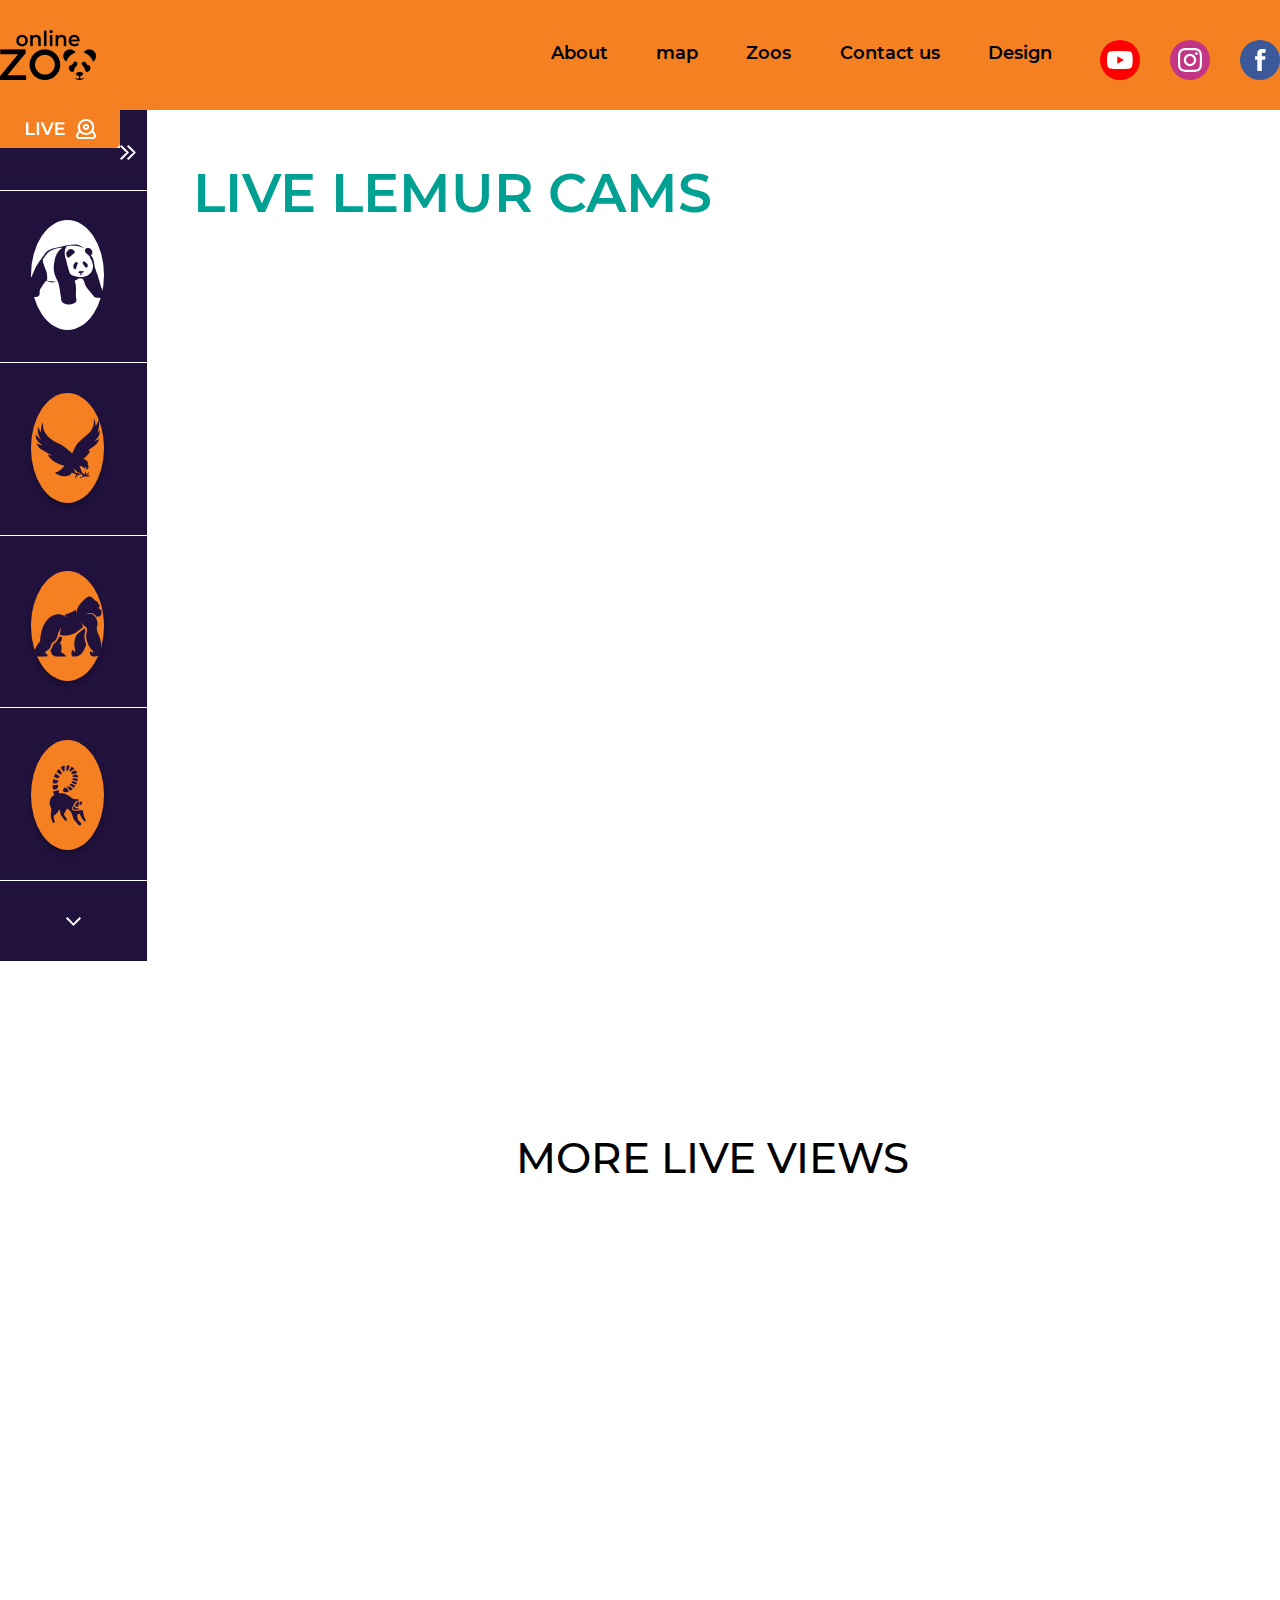
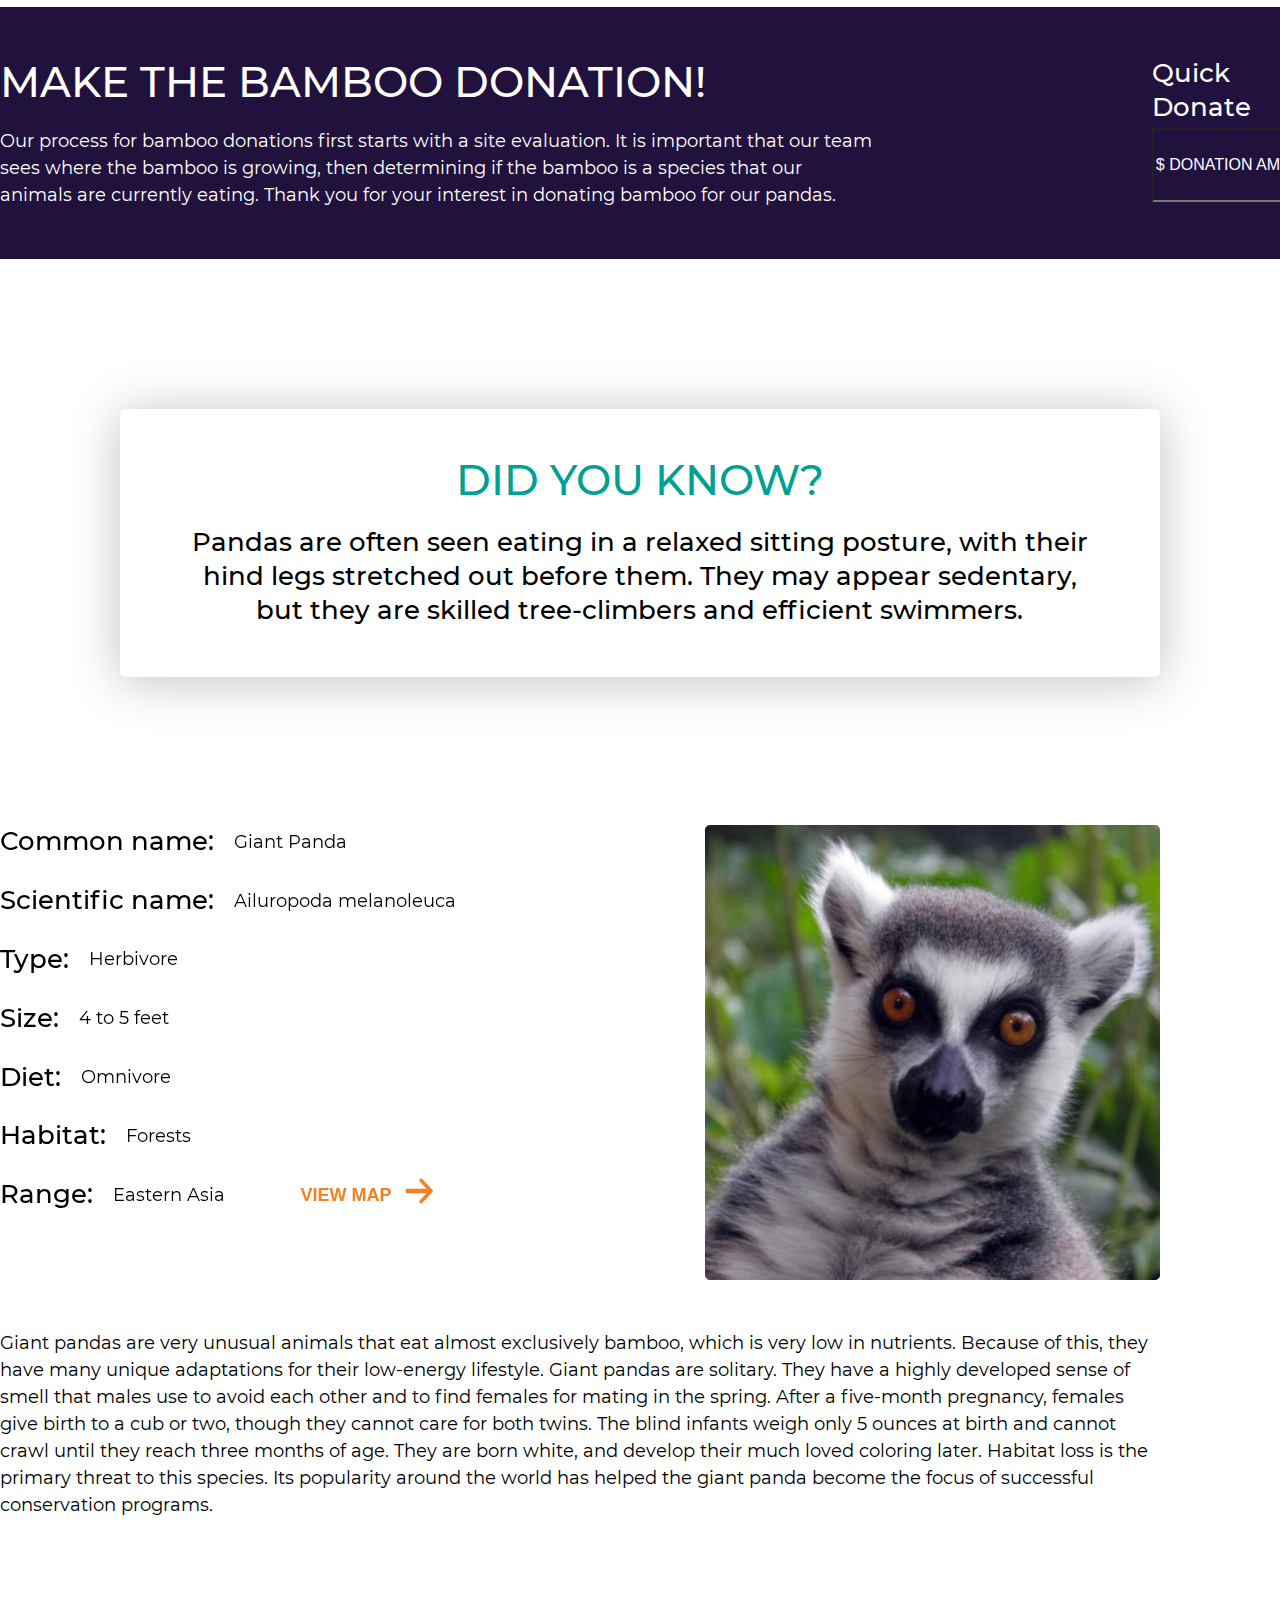
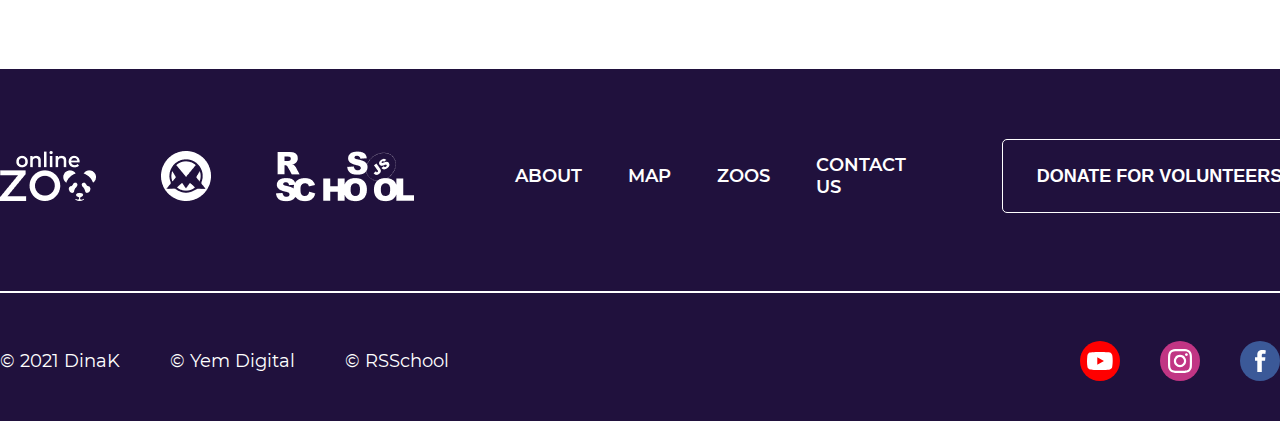
<file: pages/limur.html>
<!DOCTYPE html>
<html lang="en">
<head>
    <meta charset="UTF-8">
    <meta http-equiv="X-UA-Compatible" content="IE=edge">
    <meta name="viewport" content="width=device-width, initial-scale=1.0">
    <title>Panda</title>
    <link rel="stylesheet" href="../reset.css">
    <link rel="stylesheet" href="panda.css">
</head>
<body>
    <header class="header">
        <div class="wrapper">
         <div class="header__wrapper">
            <div class="header__logo">
              <a href="../index.html" class="header__logo">
                <img src="../assets/images/zoo-online.png" alt="zoo-online">
              </a>
            </div>
      
            <nav class="header__nav">
              <ul class="header__list">
                <li class="header__item">
                  <a href="../index.html" class="header__link ">About</a>
                </li>
                <li class="header__item">
                  <a href="map.html" class="header__link">map</a>
                </li>
                <li class="header__item">
                  <a href="panda.html" class="header__link">Zoos</a>
                </li>
                <li class="header__item">
                  <a href="contact.html" class="header__link">Contact us</a>
                </li>
                <li class="header__item">
                  <a href="https://www.figma.com/file/lnK11foY8Aoa6oOlDXovVN/Online-ZOO-Project?node-id=1%3A138" class="header__link">Design</a>
                </li>
    
                <li class="header__ico-item ico-hide">
                  <a href="#!" class="header__link"><img src="../assets/icons/YouTube.svg" alt="YouTube"></a>
                </li>
                <li class="header__ico-item ico-hide">
                  <a href="#!" class="header__link"><img src="../assets/icons/Instagram.svg" alt="Instagram"></a>
                </li>
                <li class="header__ico-item ico-hide">
                  <a href="#!" class="header__link"><img src="../assets/icons/Facebook.svg" alt="Facebook"></a>
                </li>
              </ul>
              <div class="header__nav-close">
                <span class="header__nav-close-line"></span>
                <span class="header__nav-close-line"></span>
              </div>
              
            </nav>
            <div class="header__burger burger">
              <span class="burger__line burger__line_first"></span>
              <span class="burger__line burger__line_second"></span>
              <span class="burger__line burger__line_third"></span>
            </div>
              
            <!-- </nav> -->
         </div>
        </div>
      </header>
      
          
          <div class="wprapper-cam">
            
              <aside class="sidebar">
                <div class="sidebar-btn-first">
                  <div class="sidebar-img">
                    <img src="../assets/images/aside-LIVE-Badge.jpg" alt="aside-LIVE-Badge">
                  </div>
                  <div class="rigt-arrow">
                    <!-- <button class="btn-live-color">
                       -->
                    </button>
                    <img src="../assets/images/aside-right-arrow.png" alt="aside-right-arrow">
                    
                  </div>
                </div>
                
                <div class="sidebar-ico-1">
                  <div class="pikcha">
                   <!-- <div class="black-circle"> -->
                      <a href="panda.html">
                        <!-- <div class="white-cicle"> -->
                          <img   src="../assets/images/aside-Panda-1.png" alt="aside-Panda-1">
                        <!-- </div> -->
                      </a>
                    <!-- </div> -->
                  </div>
                  <div class="pikcha-1200-640-320">
                   <div class="panda-1200-640">
                      <a href="panda.html">
                          <img   src="../assets/images/Panda-1200-320.png" alt="aside-Panda-1">
                      </a>
                   </div>
                  </div>

                </div>
                
                <div class="sidebar-ico-2">
                  <a href=eagle.html>
                    <div class="orandge-pikcha-1">
                      <img src="../assets/images/aside-Eagle-1.png" alt="aside-Eagle-1">
                    </div>
                  </a>
                  <div class="pikcha-1200-640-320">
                    <div class="eagle-1200-640">
                       <a href="eagle.html">
                           <img   src="../assets/images/Eagle-1200-640.png" alt="aside-eagle-1">
                       </a>
                    </div>
                   </div>
                </div>
                
                <div class="sidebar-ico-1">
                  <a href="gorilla.html">
                    <div class="orandge-pikcha-2">
                      <img src="../assets/images/aside-Gorilla-1.png" alt="aside-gorilla-1">
                    </div>
                  </a>
                  <div class="pikcha-1200-640-320">
                    <div class="gorilla-1200-640">
                       <a href="gorilla.html">
                           <img   src="../assets/images/Gorilla-1200-640.png" alt="aside-gorilla-1">
                       </a>
                    </div>
                   </div>
                </div>
               
                <div class="sidebar-ico-2 ">
                  <a href="limur.html">
                    <div class="orandge-pikcha-3">
                      <img src="../assets/images/aside-Lemur-1.png" alt="aside-lemur-1">
                    </div>
                  </a>
                  <div class="pikcha-1200-640-320">
                    <div class="lemur-1200-640">
                       <a href="limur.html">
                           <img   src="../assets/images/Lemur-1200-640.png" alt="aside-lemur-1">
                       </a>
                    </div>
                   </div>
                </div>
                
                <div class="sidebar-btn-second">
                  <div class="sidebar-bottow-img">
                    <img src="../assets/images/aside-bottom-arrow.png" alt="aside-bottom-arrow">
                  </div>
                </div>
                
                
  
                
            </aside>
              <div class="wrapper wrap-320">
    
                  <section class="live-cams">
                     <div class="live-block">
                        <h2 class="live-cams__title">
                          live lemur cams
                        </h2>
                        <button class="btn-pay">donate now</button>
                     </div>
                     <div class="player">
                      
                      <iframe class="videos" src="https://www.youtube.com/embed/vw2Spqhk4AY" title="YouTube video player" frameborder="0" allow="accelerometer; autoplay; clipboard-write; encrypted-media; gyroscope; picture-in-picture" allowfullscreen></iframe>
                     </div>
                     <h3 class="live-views">more live views </h3>
                     <div class="slider">
                       <div class="slider-left">
                         <button class="slider-left-btn"></button>
                       </div>
                       <div class="slider-main">
                         <div class="slider-frame interval">
                          <iframe class="interval"  src="https://www.youtube.com/embed/ySRMDsJoIzM" title="YouTube video player" frameborder="0" allow="accelerometer; autoplay; clipboard-write; encrypted-media; gyroscope; picture-in-picture" allowfullscreen></iframe>
                          
                         </div>
                         <div class="slider-frame interval">
                          <iframe  src="https://www.youtube.com/embed/iIAO4Htzn8M" title="YouTube video player" frameborder="0" allow="accelerometer; autoplay; clipboard-write; encrypted-media; gyroscope; picture-in-picture" allowfullscreen></iframe>
                          
                         </div>
                         <div class="slider-frame ">
                          <iframe   src="https://www.youtube.com/embed/DSehQsYU9h4" title="YouTube video player" frameborder="0" allow="accelerometer; autoplay; clipboard-write; encrypted-media; gyroscope; picture-in-picture" allowfullscreen></iframe>
                          
                         </div>
                       </div>
                       <div class="slider-right">
                         <button class="slider-right-btn"></button>
                       </div>
    
                     </div>
    
                  </section>
    
               
    
              </div>
          </div>
  
           
           
        
       
        <section class="donate">
          <div class="wrapper wrapp-1200">
            <div class="donat__tour">
              <h3 class="title__donat">
                make the Bamboo Donation!
              </h3>
              <p class="donat__right">Quick Donate</p>
             
              <p class="donat__text">Our process for bamboo donations first starts with a site evaluation. It is important that our team sees where the bamboo is growing, then determining if the bamboo is a species that our animals are currently eating. Thank 
                you for your interest in donating bamboo for our pandas.
             </p>
              
              <form class="donat__input">
                <input class="donat__input-item" type="number" placeholder="$ Donation Amount" max="9999">
                <input class="donat__button" value="" type="submit">
               
              </form>
            </div>
            
          </div>
        </section>
        <section class="know">
          <div class="wrapper wrapp-1200">
            <div class="know-block">
              <h3 class="know-title">did you know?</h3>
              
                <p class="know-text">Pandas are often seen eating in a relaxed sitting posture, with their hind legs stretched out before them. 
                  They may appear sedentary, but they are skilled tree-climbers and efficient swimmers.
                </p>
              
            </div>
            <div class="know-info">
              <div class="info-block">
                <div class="info-first__block">
                  <div class="tex-block-info m25">
                    <p class="inf">Common name:</p>
                    <p class="des">Giant Panda
                    </p>
                  </div>
                  <div class="tex-block-info m25">
                    <p class="inf">Scientific name:</p>
                    <p class="des">Ailuropoda melanoleuca
  
                    </p>
                  </div>
                  <div class="tex-block-info">
                    <p class="inf">Type:</p>
                    <p class="des">Herbivore
  
  
                    </p>
                  </div>
                  <div class="tex-block-info">
                    <p class="inf">Size:</p>
                    <p class="des">4 to 5 feet
  
                    </p>
                  </div>
                  <div class="tex-block-info">
                    <p class="inf">Diet:</p>
                    <p class="des">Omnivore
  
  
  
                    </p>
                  </div>
                  <div class="tex-block-info">
                    <p class="inf">Habitat:</p>
                    <p class="des">Forests
  
                    </p>
                  </div>
                  <div class="tex-block-info last-tex-block-info">
                    <p class="inf">Range:</p>
                    <p class="des">Eastern Asia</p>
                    
                      <button class="btn-inf ">VIEW map </button>
                      
                   
                  </div>
  
                </div>
                <div class="info-second__block">
                  <img src="../assets/images/lemur-640.jpg" alt="info-pand-page">
                </div>
                
              </div>
              <p class="info-big-desc">
                  Giant pandas are very unusual animals that eat almost exclusively bamboo, which is very low in nutrients. Because of this, they have many unique adaptations for their low-energy lifestyle. Giant pandas are solitary. They have a highly developed sense of smell that males use to avoid each other and to find females for mating in the spring. After a five-month pregnancy, females give birth to a cub or two, though they cannot care for both twins. The blind infants weigh only 5 ounces at birth and cannot crawl until they reach three months of age. They are born white, and develop their much loved coloring later. Habitat loss is the primary threat to this species. Its popularity around the world has helped the giant panda become the focus of successful conservation programs.
                </p>
  
            </div>
          </div>
        </section>
          

          <footer class="footer">
            <div class="wrapper wrapp-1200 wrapp-640">
              <div class="foter-second__block">
                <ul class="foter-ul">
                    <li class="foter-li">
                      <div class="foter-ico" data-tooltip="2021 DinaK">
                        <img src="../assets/images/Logo-footer.png"  alt="Logo-footer">
                      </div>
                    </li>
                    <li class="foter-li">
                      <div class="foter-ico" data-tooltip="Yem Digital">
                        <img src="../assets/images/Yem-footer.png"  alt="Logo-footer">
                      </div>
                    </li>
                    <li class="foter-li">
                      <div class="foter-ico foter-ico-last" data-tooltip="RSSchool">
                        <img src="../assets/images/rs_school_foter.png"  alt="Logo-footer">
                      </div>
                    </li>
                    <li class="foter-li">
                      <a href="../index.html" class="footer-link footer-second-link">About</a>
                    </li>
                    <li class="foter-li">
                      <a href="map.html" class="footer-link">map</a>
                    </li>
                    <li class="foter-li">
                      <a href="panda.html" class="footer-link">Zoos</a>
                    </li>
                    <li class="foter-li">
                      <a href="contact.html" class="footer-link footer-last-link">Contact us</a>
                    </li>
                    <li class="foter-li">
                      <div class="foter-btn">
                        <button class="btn0">
                          donate for volunteers
                        </button>
                      </div>
                    </li>
                </ul>
              </div>
              <hr class="footer-line">
              <div class="footer-last__block">
                <ul class="desc">
                  <li class="li-desc">
                    <p class="p-desc"  >
                      © 2021 DinaK 
                    </p>
                  </li>
                  <li class="li-desc">
                    <p class="p-desc p-640"  >
                      © Yem Digital 
                    </p>
                  </li>
                  <li class="li-desc">
                    <p class="p-desc"  >
                      © RSSchool 
                    </p>
                  </li>
                </ul>
                <ul class="foter-icon">
                  <li class="fot-ico fot-ico-first-640">
                    <a href="https://www.youtube.com/"><img src="../assets/icons/YouTube.svg" alt="YouTube"></a>
                  </li>
                  <li class="fot-ico">
                    <a href="https://www.instagram.com"><img src="../assets/icons/Instagram.svg" alt="Instagram"></a>
                  </li>
                  <li class="fot-ico">
                    <a href="https://facebook.com"><img src="../assets/icons/Facebook.svg" alt="Facebook"></a>
                  </li>
                </ul>
              </div>
      
            </div>
          </foter>
      

    <script src="../main.js"></script>
</body>

</html>
</file>
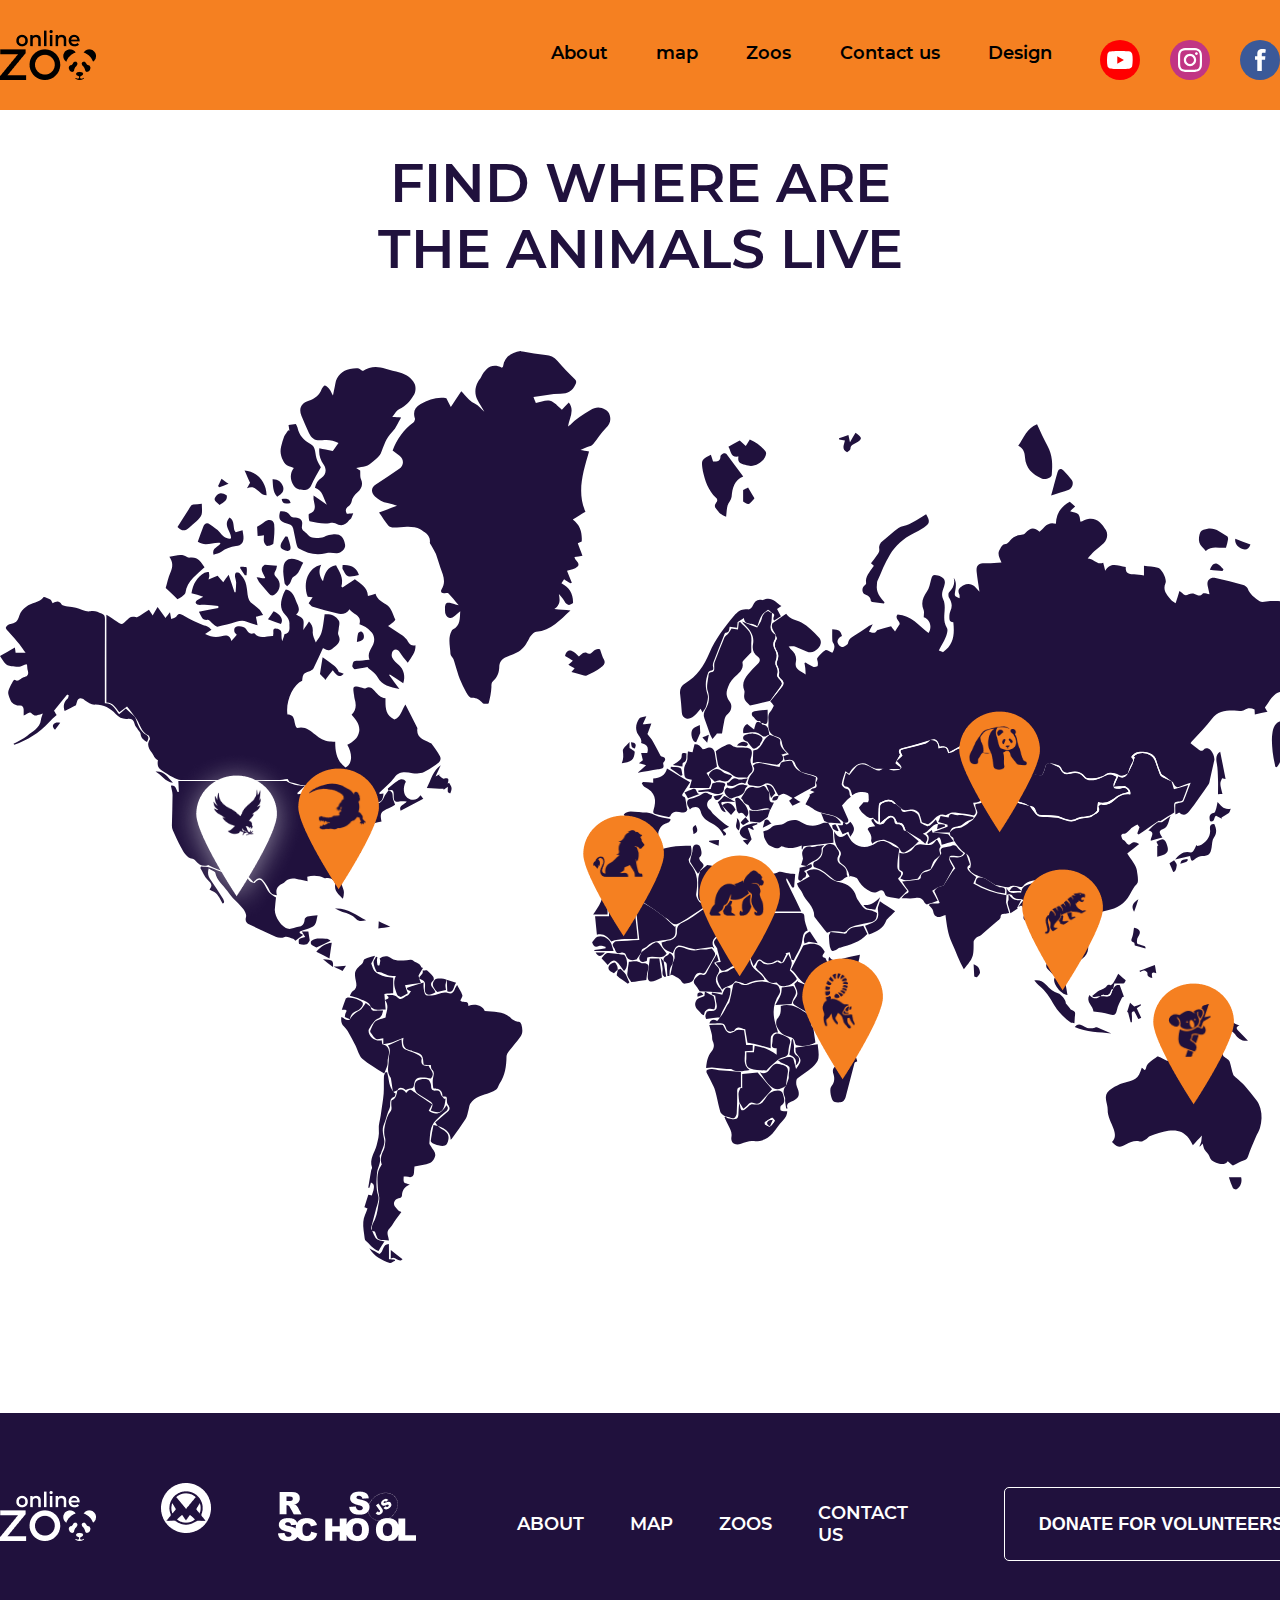
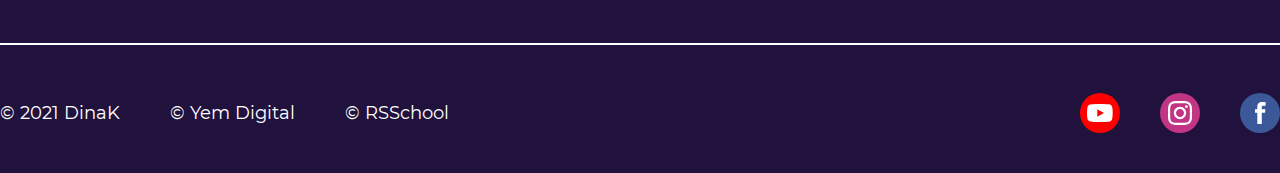
<file: pages/map.html>
<!DOCTYPE html>
<html lang="en">
<head>
    <meta charset="UTF-8">
    <meta http-equiv="X-UA-Compatible" content="IE=edge">
    <meta name="viewport" content="width=device-width, initial-scale=1.0">
    <title>Map</title>
    <link rel="stylesheet" href="../reset.css">
    <link rel="stylesheet" href="map.css">
</head>
<body>
    <header class="header">
        <div class="wrapper">
         <div class="header__wrapper">
            <div class="header__logo">
              <a href="../index.html" class="header__logo">
                <img src="../assets/images/zoo-online.png" alt="zoo-online">
              </a>
            </div>
      
            <nav class="header__nav">
              <ul class="header__list">
                <li class="header__item">
                  <a href="../index.html" class="header__link ">About</a>
                </li>
                <li class="header__item">
                  <a href="map.html" class="header__link">map</a>
                </li>
                <li class="header__item">
                  <a href="panda.html" class="header__link">Zoos</a>
                </li>
                <li class="header__item">
                  <a href="contact.html" class="header__link">Contact us</a>
                </li>
                <li class="header__item">
                  <a href="https://www.figma.com/file/lnK11foY8Aoa6oOlDXovVN/Online-ZOO-Project?node-id=1%3A138" class="header__link">Design</a>
                </li>
    
                <li class="header__ico-item">
                  <a href="https://www.youtube.com/" class="header__link"><img src="../assets/icons/YouTube.svg" alt="YouTube"></a>
                </li>
                <li class="header__ico-item">
                  <a href="https://www.instagram.com" class="header__link"><img src="../assets/icons/Instagram.svg" alt="Instagram"></a>
                </li>
                <li class="header__ico-item">
                  <a href="https://facebook.com" class="header__link"><img src="../assets/icons/Facebook.svg" alt="Facebook"></a>
                </li>
              </ul>
              
            </nav>
         </div>
        </div>
      </header>
      <div class="wrapper">
          <div class="map-content">
          <h2 class="map-title">find where are the animals live</h2>
          
        </div>
        <div class="map" >
          <!-- <img src="../assets/icons/Map.svg" alt="map"> -->
          <a href="eagle.html">
            <div class="map-eagle tooltip" data-tooltip="Eagle lives in USA..." >
              <img  class="white-tag-eagle interactive" src="../assets/images/Tag-white.png" alt="Tag-white">
              <img class="eagle" src="../assets/images/aside-Eagle-1.png" alt="eagle">
            </div>
          </a>

          <a href ="gorilla.html">
            <div class="map-gorilla" data-tooltip="Gorilla lives in Africa...">
              <img  class="orange-tag-gorila interactive" src="../assets/icons/orange-tag.svg" alt="Tag-orang">
              <img  class="gorila" src="../assets/images/aside-Gorilla-1.png" alt="Gorilla">
            </div>
          </a>
          <a href="panda.html">
            <div class="map-panda" data-tooltip="Panda lives in China...">
              <img  class="orange-tag-panda interactive" src="../assets/images/Tag-orange.png" alt="Tag-orang">
              <img class="panda" src="../assets/images/aside-Panda-1.png" alt="panda">
            </div>
          </a>
          <a href="limur.html">
             <div class="map-lemur" data-tooltip="Limur lives in Madagaskar...">
               <img  class="orange-tag-lemur interactive" src="../assets/images/Tag-orange.png" alt="Tag-orang">
               <img class="Lemur" src="../assets/images/aside-Lemur-1.png" alt="Lemur">
              </div>
            </a>
          <div class="map-aligator" data-tooltip="Aligator lives in USA...">
            <img  class="orange-tag-aligator interactive" src="../assets/images/Tag-orange.png" alt="Tag-orang">
            <img class="aligator" src="../assets/images/Alligator.png" alt="aligator">
          </div>
          <div class="map-lion" data-tooltip="Lion lives in Africa...">
            <img  class="orange-tag-lion interactive" src="../assets/images/Tag-orange.png" alt="Tag-orang">
            <img class="Lion" src="../assets/images/Lion.png" alt="Lion">
          </div>
          <div class="map-tiger" data-tooltip="Tiger lives in Taiwan...">
            <img  class="orange-tag-tiger interactive" src="../assets/images/Tag-orange.png" alt="Tag-orang">
            <img class="tiger" src="../assets/images/tiger.png" alt="tiger">
          </div>
          <div class="map-coala" data-tooltip="Coala lives in Australia...">
            <img  class="orange-tag-coala interactive" src="../assets/images/Tag-orange.png" alt="Tag-orang">
            <img class="Coala" src="../assets/images/Coala.png" alt="Coala">
          </div>
          
          
         
          
         
          
          
          
        </div>
      </div>
      <footer class="footer">
        <div class="wrapper">
          <div class="foter-second__block">
            <ul class="foter-ul">
                <li class="foter-li">
                  <div class="foter-ico" data-tooltip="2021 DinaK">
                    <img src="../assets/images/Logo-footer.png"  alt="Logo-footer">
                  </div>
                </li>
                <li class="foter-li">
                  <div class="foter-ico" data-tooltip="Yem Digital">
                    <img src="../assets/images/Yem-footer.png"  alt="Logo-footer">
                  </div>
                </li>
                <li class="foter-li">
                  <div class="foter-ico" data-tooltip="RSSchool">
                    <img src="../assets/images/rs_school_foter.png"  alt="Logo-footer">
                  </div>
                </li>
                <li class="foter-li">
                  <a href="../index.html" class="footer-link footer-second-link">About</a>
                </li>
                <li class="foter-li">
                  <a href="map.html" class="footer-link">map</a>
                </li>
                <li class="foter-li">
                  <a href="panda.html" class="footer-link">Zoos</a>
                </li>
                <li class="foter-li">
                  <a href="contact.html" class="footer-link footer-last-link">Contact us</a>
                </li>
                <li class="foter-li">
                  <div class="foter-btn">
                    <button class="btn0">
                      donate for volunteers
                    </button>
                  </div>
                </li>
            </ul>
          </div>
          <hr class="footer-line">
          <div class="footer-last__block">
            <ul class="desc">
              <li class="li-desc">
                <p class="p-desc"  >
                  © 2021 DinaK 
                </p>
              </li>
              <li class="li-desc">
                <p class="p-desc"  >
                  © Yem Digital 
                </p>
              </li>
              <li class="li-desc">
                <p class="p-desc"  >
                  © RSSchool 
                </p>
              </li>
            </ul>
            <ul class="foter-icon">
              <li class="fot-ico">
                <a href="https://www.youtube.com/"><img src="../assets/icons/YouTube.svg" alt="YouTube"></a>
              </li>
              <li class="fot-ico">
                <a href="https://www.instagram.com"><img src="../assets/icons/Instagram.svg" alt="Instagram"></a>
              </li>
              <li class="fot-ico">
                <a href="https://facebook.com"><img src="../assets/icons/Facebook.svg" alt="Facebook"></a>
              </li>
            </ul>
          </div>
  
        </div>
      </footer>
      

    
</body>

</html>
</file>
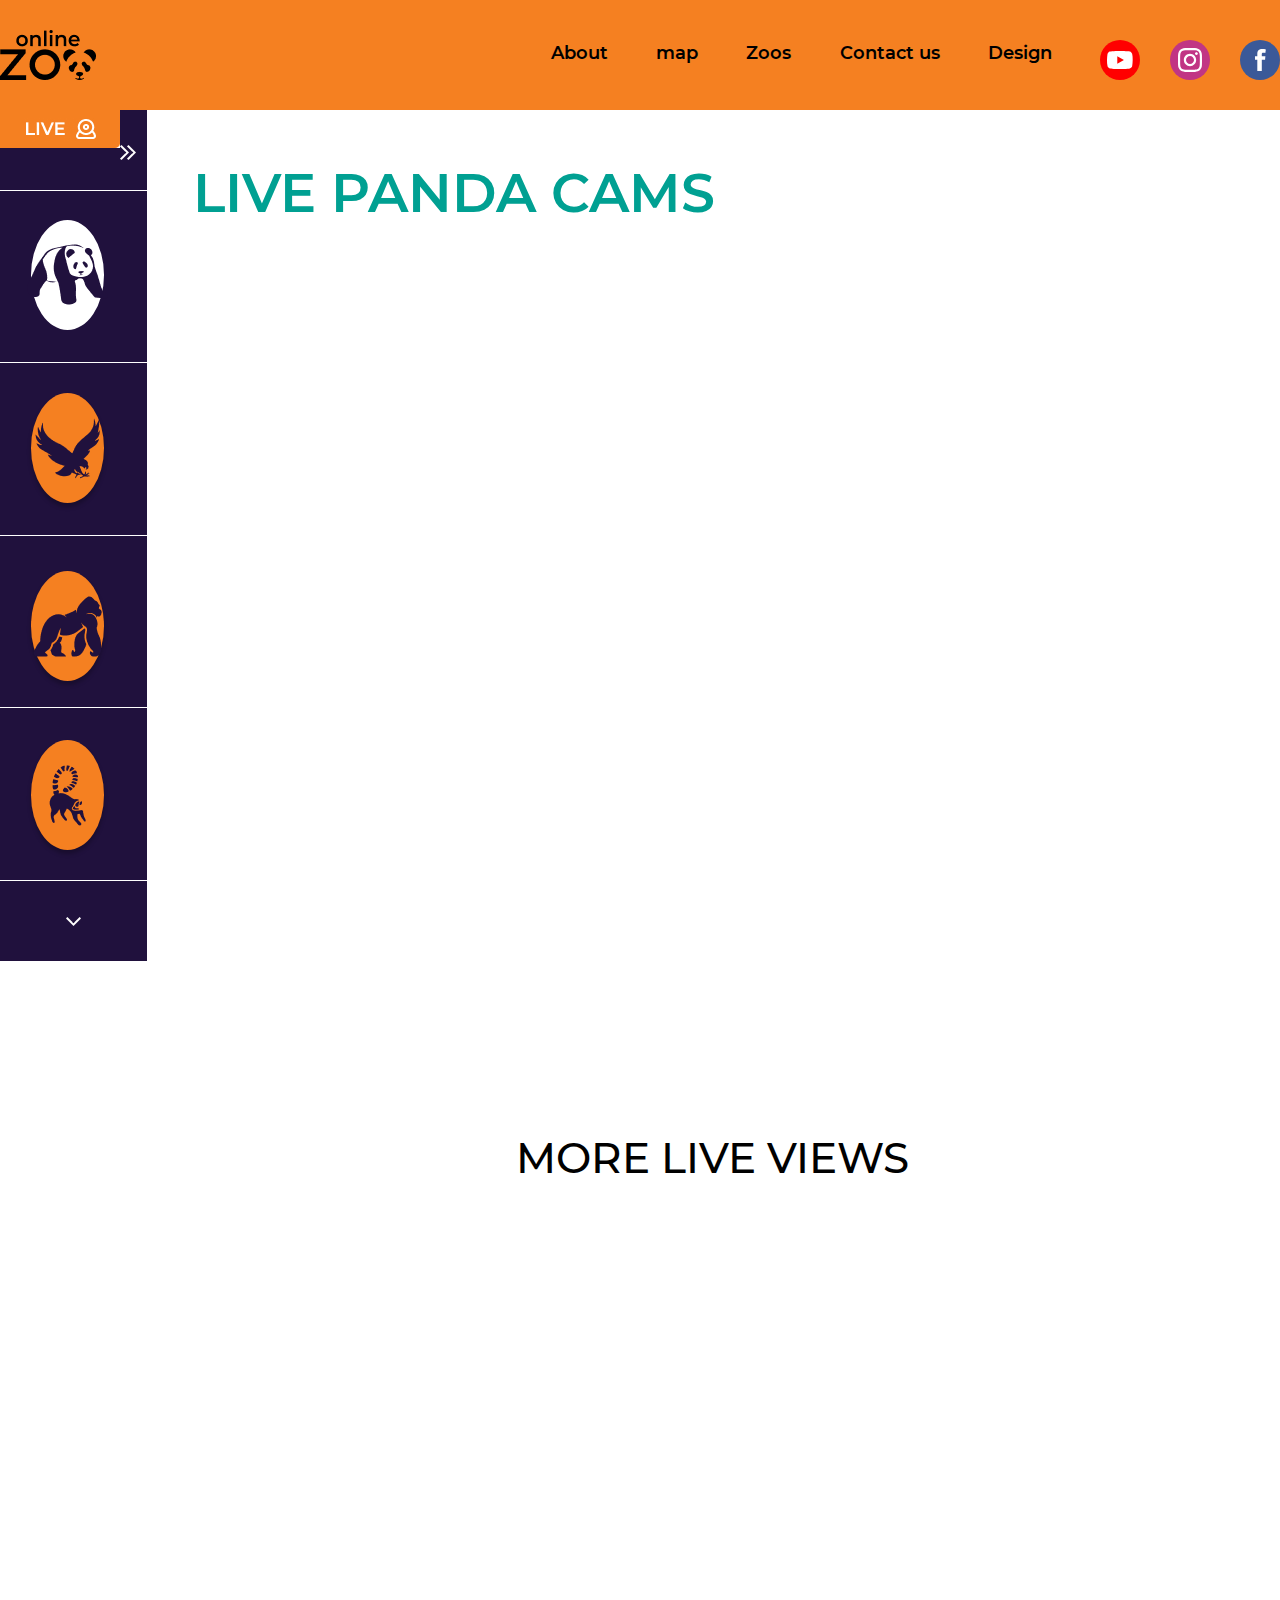
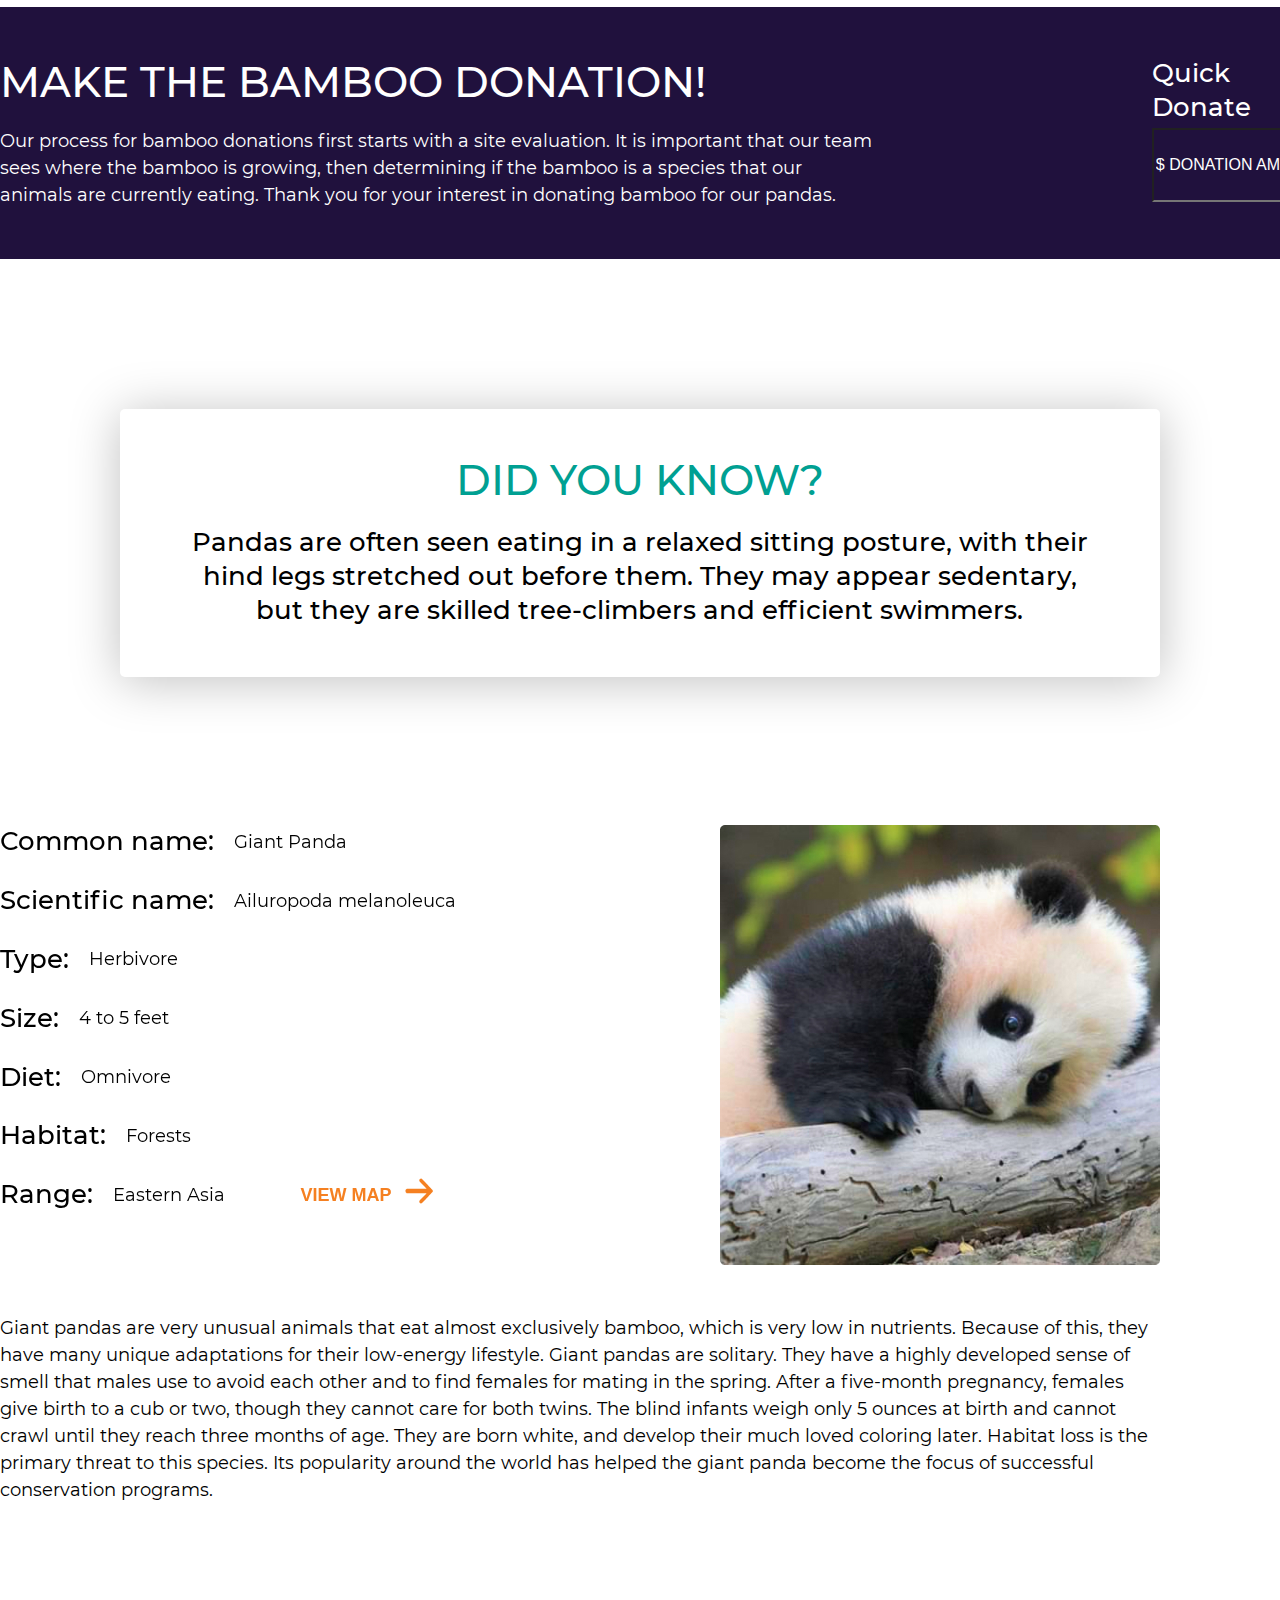
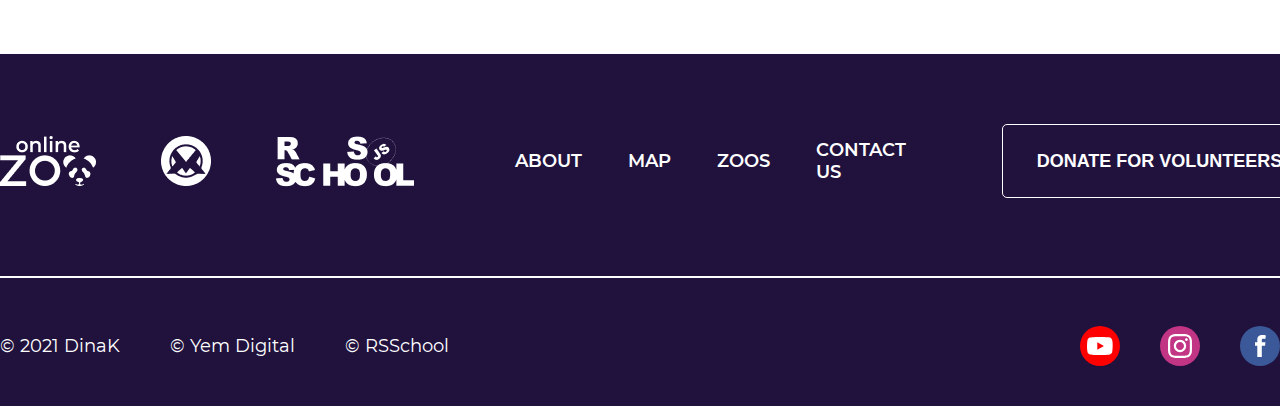
<file: pages/panda.html>
<!DOCTYPE html>
<html lang="en">
<head>
    <meta charset="UTF-8">
    <meta http-equiv="X-UA-Compatible" content="IE=edge">
    <meta name="viewport" content="width=device-width, initial-scale=1.0">
    <title>Panda</title>
    <link rel="stylesheet" href="../reset.css">
    <link rel="stylesheet" href="panda.css">
</head>
<body>
    <header class="header">
        <div class="wrapper">
         <div class="header__wrapper">
            <div class="header__logo">
              <a href="../index.html" class="header__logo">
                <img src="../assets/images/zoo-online.png" alt="zoo-online">
              </a>
            </div>
      
            <nav class="header__nav">
              <ul class="header__list">
                <li class="header__item">
                  <a href="../index.html" class="header__link ">About</a>
                </li>
                <li class="header__item">
                  <a href="map.html" class="header__link">map</a>
                </li>
                <li class="header__item">
                  <a href="panda.html" class="header__link">Zoos</a>
                </li>
                <li class="header__item">
                  <a href="contact.html" class="header__link">Contact us</a>
                </li>
                <li class="header__item">
                  <a href="https://www.figma.com/file/lnK11foY8Aoa6oOlDXovVN/Online-ZOO-Project?node-id=1%3A138" class="header__link">Design</a>
                </li>
    
                <li class="header__ico-item ico-hide">
                  <a href="#!" class="header__link"><img src="../assets/icons/YouTube.svg" alt="YouTube"></a>
                </li>
                <li class="header__ico-item ico-hide">
                  <a href="#!" class="header__link"><img src="../assets/icons/Instagram.svg" alt="Instagram"></a>
                </li>
                <li class="header__ico-item ico-hide">
                  <a href="#!" class="header__link"><img src="../assets/icons/Facebook.svg" alt="Facebook"></a>
                </li>
              </ul>
              <div class="header__nav-close">
                <span class="header__nav-close-line"></span>
                <span class="header__nav-close-line"></span>
              </div>
              
            </nav>
            <div class="header__burger burger">
              <span class="burger__line burger__line_first"></span>
              <span class="burger__line burger__line_second"></span>
              <span class="burger__line burger__line_third"></span>
            </div>
              
            <!-- </nav> -->
         </div>
        </div>
      </header>
      
          
          <div class="wprapper-cam">
            
              <aside class="sidebar">
                <div class="sidebar-btn-first">
                  <div class="sidebar-img">
                    <img src="../assets/images/aside-LIVE-Badge.jpg" alt="aside-LIVE-Badge">
                  </div>
                  <div class="rigt-arrow">
                    <!-- <button class="btn-live-color">
                       -->
                    </button>
                    <img src="../assets/images/aside-right-arrow.png" alt="aside-right-arrow">
                    
                  </div>
                </div>
                
                <div class="sidebar-ico-1">
                  <div class="pikcha">
                   <!-- <div class="black-circle"> -->
                      <a href="panda.html">
                        <!-- <div class="white-cicle"> -->
                          <img   src="../assets/images/aside-Panda-1.png" alt="aside-Panda-1">
                        <!-- </div> -->
                      </a>
                    <!-- </div> -->
                  </div>
                  <div class="pikcha-1200-640-320">
                   <div class="panda-1200-640">
                      <a href="panda.html">
                          <img   src="../assets/images/Panda-1200-320.png" alt="aside-Panda-1">
                      </a>
                   </div>
                  </div>

                </div>
                
                <div class="sidebar-ico-2">
                  <a href=eagle.html>
                    <div class="orandge-pikcha-1">
                      <img src="../assets/images/aside-Eagle-1.png" alt="aside-Eagle-1">
                    </div>
                  </a>
                  <div class="pikcha-1200-640-320">
                    <div class="eagle-1200-640">
                       <a href="eagle.html">
                           <img   src="../assets/images/Eagle-1200-640.png" alt="aside-eagle-1">
                       </a>
                    </div>
                   </div>
                </div>
                
                <div class="sidebar-ico-1">
                  <a href="gorilla.html">
                    <div class="orandge-pikcha-2">
                      <img src="../assets/images/aside-Gorilla-1.png" alt="aside-gorilla-1">
                    </div>
                  </a>
                  <div class="pikcha-1200-640-320">
                    <div class="gorilla-1200-640">
                       <a href="gorilla.html">
                           <img   src="../assets/images/Gorilla-1200-640.png" alt="aside-gorilla-1">
                       </a>
                    </div>
                   </div>
                </div>
               
                <div class="sidebar-ico-2 ">
                  <a href="limur.html">
                    <div class="orandge-pikcha-3">
                      <img src="../assets/images/aside-Lemur-1.png" alt="aside-lemur-1">
                    </div>
                  </a>
                  <div class="pikcha-1200-640-320">
                    <div class="lemur-1200-640">
                       <a href="limur.html">
                           <img   src="../assets/images/Lemur-1200-640.png" alt="aside-lemur-1">
                       </a>
                    </div>
                   </div>
                </div>
                
                <div class="sidebar-btn-second">
                  <div class="sidebar-bottow-img">
                    <img src="../assets/images/aside-bottom-arrow.png" alt="aside-bottom-arrow">
                  </div>
                </div>
                
                
  
                
            </aside>
              <div class="wrapper wrap-320">
    
                  <section class="live-cams">
                     <div class="live-block">
                        <h2 class="live-cams__title">
                          live panda cams
                        </h2>
                        <button class="btn-pay">donate now</button>
                     </div>
                     <div class="player">
                      <iframe  class="videos" src="https://www.youtube.com/embed/R2uiy27Xv_U" title="YouTube video player" frameborder="0" allow="accelerometer; autoplay; clipboard-write; encrypted-media; gyroscope; picture-in-picture" allowfullscreen></iframe>
                     </div>
                     <h3 class="live-views">more live views </h3>
                     <div class="slider">
                       <div class="slider-left">
                         <button class="slider-left-btn"></button>
                       </div>
                       <div class="slider-main">
                         <div class="slider-frame interval">
                          <iframe class="interval"  src="https://www.youtube.com/embed/ySRMDsJoIzM" title="YouTube video player" frameborder="0" allow="accelerometer; autoplay; clipboard-write; encrypted-media; gyroscope; picture-in-picture" allowfullscreen></iframe>
                          
                         </div>
                         <div class="slider-frame interval">
                          <iframe  src="https://www.youtube.com/embed/iIAO4Htzn8M" title="YouTube video player" frameborder="0" allow="accelerometer; autoplay; clipboard-write; encrypted-media; gyroscope; picture-in-picture" allowfullscreen></iframe>
                          
                         </div>
                         <div class="slider-frame ">
                          <iframe   src="https://www.youtube.com/embed/DSehQsYU9h4" title="YouTube video player" frameborder="0" allow="accelerometer; autoplay; clipboard-write; encrypted-media; gyroscope; picture-in-picture" allowfullscreen></iframe>
                          
                         </div>
                       </div>
                       <div class="slider-right">
                         <button class="slider-right-btn"></button>
                       </div>
    
                     </div>
    
                  </section>
    
               
    
              </div>
          </div>
  
           
           
        
       
        <section class="donate">
          <div class="wrapper wrapp-1200">
            <div class="donat__tour">
              <h3 class="title__donat">
                make the Bamboo Donation!
              </h3>
              <p class="donat__right">Quick Donate</p>
             
              <p class="donat__text">Our process for bamboo donations first starts with a site evaluation. It is important that our team sees where the bamboo is growing, then determining if the bamboo is a species that our animals are currently eating. Thank 
                you for your interest in donating bamboo for our pandas.
             </p>
              
              <form class="donat__input">
                <input class="donat__input-item" type="number" placeholder="$ Donation Amount" max="9999">
                <input class="donat__button" value="" type="submit">
               
              </form>
            </div>
            
          </div>
        </section>
        <section class="know">
          <div class="wrapper wrapp-1200">
            <div class="know-block">
              <h3 class="know-title">did you know?</h3>
              
                <p class="know-text">Pandas are often seen eating in a relaxed sitting posture, with their hind legs stretched out before them. 
                  They may appear sedentary, but they are skilled tree-climbers and efficient swimmers.
                </p>
              
            </div>
            <div class="know-info">
              <div class="info-block">
                <div class="info-first__block">
                  <div class="tex-block-info m25">
                    <p class="inf">Common name:</p>
                    <p class="des">Giant Panda
                    </p>
                  </div>
                  <div class="tex-block-info m25">
                    <p class="inf">Scientific name:</p>
                    <p class="des">Ailuropoda melanoleuca
  
                    </p>
                  </div>
                  <div class="tex-block-info">
                    <p class="inf">Type:</p>
                    <p class="des">Herbivore
  
  
                    </p>
                  </div>
                  <div class="tex-block-info">
                    <p class="inf">Size:</p>
                    <p class="des">4 to 5 feet
  
                    </p>
                  </div>
                  <div class="tex-block-info">
                    <p class="inf">Diet:</p>
                    <p class="des">Omnivore
  
  
  
                    </p>
                  </div>
                  <div class="tex-block-info">
                    <p class="inf">Habitat:</p>
                    <p class="des">Forests
  
                    </p>
                  </div>
                  <div class="tex-block-info last-tex-block-info">
                    <p class="inf">Range:</p>
                    <p class="des">Eastern Asia</p>
                    
                      <button class="btn-inf ">VIEW map </button>
                      
                   
                  </div>
  
                </div>
                <div class="info-second__block">
                  <img src="../assets/images/info-pand-page.jpg" alt="info-pand-page">
                </div>
                
              </div>
              <p class="info-big-desc">
                  Giant pandas are very unusual animals that eat almost exclusively bamboo, which is very low in nutrients. Because of this, they have many unique adaptations for their low-energy lifestyle. Giant pandas are solitary. They have a highly developed sense of smell that males use to avoid each other and to find females for mating in the spring. After a five-month pregnancy, females give birth to a cub or two, though they cannot care for both twins. The blind infants weigh only 5 ounces at birth and cannot crawl until they reach three months of age. They are born white, and develop their much loved coloring later. Habitat loss is the primary threat to this species. Its popularity around the world has helped the giant panda become the focus of successful conservation programs.
                </p>
  
            </div>
          </div>
        </section>
          

          <footer class="footer">
            <div class="wrapper wrapp-1200 wrapp-640">
              <div class="foter-second__block">
                <ul class="foter-ul">
                    <li class="foter-li">
                      <div class="foter-ico" data-tooltip="2021 DinaK">
                        <img src="../assets/images/Logo-footer.png"  alt="Logo-footer">
                      </div>
                    </li>
                    <li class="foter-li">
                      <div class="foter-ico" data-tooltip="Yem Digital">
                        <img src="../assets/images/Yem-footer.png"  alt="Logo-footer">
                      </div>
                    </li>
                    <li class="foter-li">
                      <div class="foter-ico foter-ico-last" data-tooltip="RSSchool">
                        <img src="../assets/images/rs_school_foter.png"  alt="Logo-footer">
                      </div>
                    </li>
                    <li class="foter-li">
                      <a href="../index.html" class="footer-link footer-second-link">About</a>
                    </li>
                    <li class="foter-li">
                      <a href="map.html" class="footer-link">map</a>
                    </li>
                    <li class="foter-li">
                      <a href="panda.html" class="footer-link">Zoos</a>
                    </li>
                    <li class="foter-li">
                      <a href="contact.html" class="footer-link footer-last-link">Contact us</a>
                    </li>
                    <li class="foter-li">
                      <div class="foter-btn">
                        <button class="btn0">
                          donate for volunteers
                        </button>
                      </div>
                    </li>
                </ul>
              </div>
              <hr class="footer-line">
              <div class="footer-last__block">
                <ul class="desc">
                  <li class="li-desc">
                    <p class="p-desc"  >
                      © 2021 DinaK 
                    </p>
                  </li>
                  <li class="li-desc">
                    <p class="p-desc p-640"  >
                      © Yem Digital 
                    </p>
                  </li>
                  <li class="li-desc">
                    <p class="p-desc"  >
                      © RSSchool 
                    </p>
                  </li>
                </ul>
                <ul class="foter-icon">
                  <li class="fot-ico fot-ico-first-640">
                    <a href="https://www.youtube.com/"><img src="../assets/icons/YouTube.svg" alt="YouTube"></a>
                  </li>
                  <li class="fot-ico">
                    <a href="https://www.instagram.com"><img src="../assets/icons/Instagram.svg" alt="Instagram"></a>
                  </li>
                  <li class="fot-ico">
                    <a href="https://facebook.com"><img src="../assets/icons/Facebook.svg" alt="Facebook"></a>
                  </li>
                </ul>
              </div>
      
            </div>
          </foter>
      

    <script src="../main.js"></script>
</body>

</html>
</file>
<file: style.css>
/* montserrat-regular - latin */
@font-face {
  font-family: "Montserrat";
  font-style: normal;
  font-weight: 400;
  src: local(""),
    url("assets/fonts/montserrat-v15-latin-regular.woff2") format("woff2"),
    /* Chrome 26+, Opera 23+, Firefox 39+ */
      url("assets/fonts/montserrat-v15-latin-regular.woff") format("woff"); /* Chrome 6+, Firefox 3.6+, IE 9+, Safari 5.1+ */
}
/* montserrat-500 - latin */
@font-face {
  font-family: "Montserrat";
  font-style: normal;
  font-weight: 500;
  src: local(""),
    url("assets/fonts/montserrat-v15-latin-500.woff2") format("woff2"),
    /* Chrome 26+, Opera 23+, Firefox 39+ */
      url("assets/fonts/montserrat-v15-latin-500.woff") format("woff"); /* Chrome 6+, Firefox 3.6+, IE 9+, Safari 5.1+ */
}
/* montserrat-600 - latin */
@font-face {
  font-family: "Montserrat";
  font-style: normal;
  font-weight: 600;
  src: local(""),
    url("assets/fonts/montserrat-v15-latin-600.woff2") format("woff2"),
    /* Chrome 26+, Opera 23+, Firefox 39+ */
      url("assets/fonts/montserrat-v15-latin-600.woff") format("woff"); /* Chrome 6+, Firefox 3.6+, IE 9+, Safari 5.1+ */
}
/* montserrat-800 - latin */
@font-face {
  font-family: "Montserrat";
  font-style: normal;
  font-weight: 800;
  src: local(""),
    url("assets/fonts/montserrat-v15-latin-800.woff2") format("woff2"),
    /* Chrome 26+, Opera 23+, Firefox 39+ */
      url("assets/fonts/montserrat-v15-latin-800.woff") format("woff"); /* Chrome 6+, Firefox 3.6+, IE 9+, Safari 5.1+ */
}

html {
  box-sizing: border-box;
}

*,
*::before,
*::after {
  box-sizing: inherit;
}
a {
  text-decoration: none;
}
body {
  /* overflow-x: hidden; */
  font-family: "Montserrat";
  font-style: normal;
  font-size: 16px;
  font-weight: normal;
  color: #000000;
}
input[type="number"]::-webkit-outer-spin-button,
input[type="number"]::-webkit-inner-spin-button {
  -webkit-appearance: none;
  margin: 0;
}

input[type="number"] {
  -moz-appearance: textfield;
}
input[type="number"]:hover,
input[type="number"]:focus {
  -moz-appearance: number-input;
}

input[type="number"]::-moz-placeholder {
  color: #fff; /* Цвет подсказывающего текста */
}
input[type="number"]::-webkit-input-placeholder {
  color: #fff;
}
input[type="number"]:-ms-input-placeholder {
  color: #fff;
}
input[type="number"]::-ms-input-placeholder {
  color: #fff;
}
input[type="number"]::placeholder {
  color: #fff;
}
.wrapper {
  max-width: 1400px;
  margin: 0 auto;
}
.header {
  background: #f58021;
  top: 0;
  left: 0;
  width: 100%;
  /* max-width: 1920px; */
}
.header__wrapper {
  display: flex;
  flex-wrap: wrap;
  align-items: flex-end;
  justify-content: space-between;
  padding-top: 30px;
  padding-bottom: 30px;
}
.header__list {
  display: flex;
  flex-wrap: wrap;
}
.header__item {
  margin-right: 48.25px;
}
.header__item:last-child {
  margin-right: 67px;
}

.header__ico-item {
  margin-right: 30px;
}
.header__ico-item:last-child {
  margin-right: 0;
}
.header__logo {
  width: 96px;
  height: 50px;
}

.header__link {
  font-weight: 600;
  font-size: 18px;
  line-height: 150%;
  text-decoration: none;
  color: #000000;
}

.header__link:hover,
.header__link:focus,
.header__link:active {
  color: #00a092;
  opacity: 0.7;
}
.header__burger {
  display: none;
  height: 30px;
  width: 22px;
  position: relative;
}
.burger__line {
  display: block;
  background-color: black;
  width: 100%;
  height: 2.31px;
  position: absolute;
  left: 0;
}
.burger__line_first {
  top: 0;
}
.burger__line_second {
  top: 50%;
  transform: translateY(-50%);
}
.burger__line_third {
  bottom: 0;
}

/* end style header */

/* intro style start */

.intro {
  /* margin-top: 129px; */
  /* height: 1038px; */
  /* width: 1846px; */
  background: linear-gradient(
      106.13deg,
      #ffffff 18.05%,
      rgba(255, 255, 255, 0.64684) 35.48%,
      rgba(255, 255, 255, 0) 45.95%
    ),
    linear-gradient(267.79deg, #ffffff 2.85%, rgba(255, 255, 255, 0) 6.99%),
    linear-gradient(180.96deg, #ffffff 0.2%, rgba(255, 255, 255, 0) 5.62%),
    linear-gradient(219.86deg, #ffffff 0.49%, rgba(255, 255, 255, 0) 6.78%),
    linear-gradient(141.69deg, #ffffff 13.5%, rgba(247, 247, 247, 0) 22.24%),
    url(assets/images/Background-2.png) no-repeat center;
  background-size: cover;
  /* background-size: 100% 100%; */

  /* background: url(assets/images/Background-1.jpg) no-repeat center;
  background-size: cover; */
  margin-bottom: 150px;
}
.intro__title {
  padding-top: 129px;
  width: 79.46%;
  width: 890px;
  font-weight: 800;
  font-size: 82px;
  line-height: 100px;
  letter-spacing: 0.01em;
  text-transform: uppercase;
  color: #00a092;
  margin-bottom: 50px;
}
.intro__description {
  width: 30%;
  height: 76px;
  font-size: 18px;
  line-height: 150%;
  margin-bottom: 50px;
}
.wrap-intro-submit {
  position: relative;
}
.intro-submit {
  display: flex;
  flex-direction: row;
  justify-content: center;
  align-items: center;
  padding: 26px 45px;
  width: 240px;
  height: 74px;
  background: #f58021 url(assets/images/panda-info-union-white.png) no-repeat
    top 20px right 20px;
  border-radius: 5px;
  color: #ffffff;
  border: 0;

  /* background: url(assets/icons/arrow.svg) no-repeat; */
}
.intro-submit:hover,
.intro-submit:active,
.intro-submit:focus {
  background: #d26004 url(assets/images/panda-info-union-white.png) no-repeat
    top 20px right 20px;

  /* color: #f58021;
  background: #fff url(../assets/images/panda-info-union.png) no-repeat top 20px
    right 20px; */
  box-shadow: 0px 4px 30px rgba(245, 128, 33, 0.3);
}
/* intro style end */

/* tours style start */
.tours__tour {
  display: grid;
  grid-template-columns: repeat(2, 1fr);
  grid-gap: 0 40px;
  margin-bottom: 150px;
}

/* .tours__info2 {
  display: grid;
  grid-template-columns: repeat(2, 58% 42%);
  grid-gap: 0 40px;
} */

.tour__title {
  max-width: 523px;
  height: 132px;
  font-weight: 600;
  font-size: 54px;
  line-height: 66px;
  text-transform: uppercase;
  color: #00a092;
  margin-bottom: 50px;
}
.tour__desc {
  max-width: 560px;
  /* height: 213px; */
  font-size: 18px;
  line-height: 150%;
}
/* tours style end */

/* start stle donat  */
.donate {
  padding-top: 50px;
  padding-bottom: 50px;
  background: #20113d;
  top: 0;
  left: 0;
  width: 100%;
  margin-bottom: 136px;
}
.donat__tour {
  display: grid;
  grid-template-columns: 889px 320px;
  grid-gap: 0 191px;
}
.title__donat {
  max-width: 889px;
  min-height: 51px;
  font-weight: 500;
  font-size: 42px;
  line-height: 51px;
  text-transform: uppercase;
  color: #ffffff;
  margin-bottom: 20px;
}
.donat__text {
  max-width: 609px;
  min-height: 50px;
  font-size: 18px;
  line-height: 150%;
  color: #ffffff;
}
.donat__right {
  width: 182px;
  height: 34px;
  font-weight: 500;
  font-size: 26px;
  line-height: 130%;
  color: #ffffff;
}
.donat__input {
  /* border: 3px #ffffff solid; */
  display: flex;
  align-items: center;
  /* width: 320px; */
  height: 74px;
  position: relative;
  border-radius: 5px;
}
.donat__input-item {
  background: #20113d;
  height: 74px;
  color: #fff;
  /* font-size: 18px;
  line-height: 22px; */
  /* top: 29px;
  left: 15px; */

  text-transform: uppercase;

  color: #ffffff;
}
.donat__button {
  position: absolute;
  margin-top: 3px;
  margin-left: 202px;
  background: #f58021 url(assets/images/panda-info-union-white.png) no-repeat
    top 23px left 22px;
  width: 80px;
  height: 74px;

  border-radius: 5px;
}
.donat__button:hover,
.donat__button:focus,
.donat__button:active {
  background: #d26004 url(assets/images/panda-info-union-white.png) no-repeat
    top 23px left 22px;
}

/* end stle donat  */

/* style top card start */
.top-wrapper {
  margin: 0 auto;
  max-width: 1920px;
}

.top-title {
  margin: auto;
  max-width: 637px;
  /* min-height: 66px; */
  font-weight: 600;
  font-size: 54px;
  line-height: 66px;
  text-align: center;
  text-transform: uppercase;
  color: #00a092;
  margin-bottom: 50px;
}
.top-text {
  margin: auto;
  max-width: 920px;
  /* height: 102px; */
  font-weight: 500;
  font-size: 26px;
  line-height: 130%;
  text-align: center;
  margin-bottom: 100px;
}
.top-btn {
  margin: auto;
  width: 185px;
  height: 60px;
  /* display: flex;
  flex-wrap: wrap;
  flex-direction: row;
  justify-content: space-between;
  align-items: center; */
  margin-bottom: 50px;
}
.btn-left {
  /* position: absolute; */
  position: absolute;
  width: 60px;
  height: 60px;
  border: 1px solid #20113d;
  box-sizing: border-box;
  border-radius: 5px;
  background: url(assets/images/black-left-arrow.png) no-repeat top 19px left
    16px;
  /* transform: matrix(-1, 0, 0, 1, 0, 0); */
}
.btn-left:active,
.btn-left:focus,
.btn-left:hover {
  background: #20113d url(assets/images/white-left-arrow.png) no-repeat top 19px
    left 16px;
}
.btn-right:active,
.btn-right:focus,
.btn-right:hover {
  background: #20113d url(assets/images/white-right-arrow.png) no-repeat top
    19px left 16px;
}

.btn-right {
  position: absolute;
  margin-left: 120px;
  width: 60px;
  height: 60px;
  border: 1px solid #20113d;
  box-sizing: border-box;
  border-radius: 5px;
  background: url(assets/images/black-right-arrow.png) no-repeat top 19px left
    16px;
  /* transform: matrix(-1, 0, 0, 1, 0, 0); */
}
.top__cards::before {
  content: "";
  position: absolute;
  top: 0;
  left: 87%;
  width: 250px;
  background-image: linear-gradient(90deg, rgb(255 255 255 / 0%) 0, #fff 100%);
  height: 100%;
  z-index: 1;
}
.top__cards {
  display: grid;
  grid-template-columns: repeat(4, 1fr);
  grid-gap: 40px;
  margin-bottom: 100px;
  overflow: hidden;
  margin-left: 244px;
  position: relative;
}

.top__card {
  width: 440px;
  height: 747px;
  background: #20113d;
  border-radius: 5px;
  transition: 0.2s linear;
}
.top__card:hover {
  transform: scale(1.09, 1.055);
}
.top__card-pic {
  position: relative;
  margin-bottom: 30px;
}
.top__card-stats {
  position: absolute;
  left: 0;
  top: 0;
  background: #20113d;
  border-radius: 5px 0px;

  height: 60.78px;
}
.top__card-title {
  text-align: center;
  color: #fff;
  font-weight: 500;
  font-size: 26px;
  line-height: 130%;
  margin: 10px 10px;
}
.top__card-header {
  font-weight: 500;
  font-size: 26px;
  line-height: 130%;
  text-align: center;
  color: #ffffff;
  margin-bottom: 20px;
}
.top__card-text {
  margin: auto;
  max-width: 380px;
  min-height: 78px;
  font-style: normal;
  font-weight: normal;
  font-size: 18px;
  line-height: 150%;
  text-align: center;
  color: #ffffff;
  margin-bottom: 54px;
}
.top__card-buton-wraper {
  display: flex;
  justify-content: center;
}
.top__card-button {
  width: 240px;
  height: 73px;
  padding-right: 40px;
  background: #20113d url(assets/images/org-right-arrow.png) no-repeat top 20px
    left 186px;
  border: none;
  border-radius: 5.32727px;
  font-weight: 600;
  font-size: 18px;
  line-height: 22px;
  text-transform: uppercase;
  color: #f58021;
}

.top__card-button:focus,
.top__card-button:hover,
.top__card-button:active {
  background: #f58021 url(assets/images/white-right-arrow.png) no-repeat top
    20px left 186px;
  color: #fff;
}
.top__buton-wraper {
  display: flex;
  justify-content: center;
  margin-bottom: 150px;
}
.top__button {
  width: 359px;
  height: 74px;
  padding-right: 30px;
  background: #fff url(assets/images/black-right-arrow.png) no-repeat top 24px
    left 300px;
  border: 1px solid #20113d;
  box-sizing: border-box;
  border-radius: 5px;
  font-weight: 600;
  font-size: 18px;
  line-height: 22px;
  text-decoration: none;
  text-transform: uppercase;
  color: #20113d;
}

.top__button:hover,
.top__button:focus,
.top__button:active {
  color: #fff;
  background: #20113d url(assets/images/white-right-arrow.png) no-repeat top
    24px left 300px;
}
/* style top card end */

/* style pay start */
.pay {
  background: #20113d;
}
.pay_title {
  padding-top: 91px;
  font-weight: 600;
  font-size: 54px;
  line-height: 66px;
  text-transform: uppercase;
  color: #ffffff;
  margin-bottom: 116px;
}
.pay-border {
  display: flex;
  flex-wrap: wrap;
  flex-direction: row;
  justify-content: space-between;
  align-items: center;
  margin-bottom: 82px;
}
.q {
  font-weight: 500;
  font-size: 26px;
  line-height: 130%;
  color: #ffffff;
}
.pay-line {
  margin-left: 91px;
  height: 0px;
  display: inline-block;
  width: 1280px;
  border: 1px solid #ffffff;
}
/* .pay-cards {
  display: grid;
  grid-template-columns: repeat(2, 1fr);
} */
.pay-card {
  display: grid;
  grid-template-columns: repeat(2, 1fr);
  /* grid-gap: 0 40px;
  margin-bottom: 150px; */
}
.pay-image-ico {
  border-radius: 5px;
}
.pay__block-ico {
  margin-bottom: 30px;
}
.pay__block-title {
  font-weight: 500;
  font-size: 26px;
  line-height: 130%;
  color: #ffffff;
  margin-bottom: 50px;
}
.pay__block-description {
  width: 560px;
  font-size: 18px;
  line-height: 150%;
  color: #ffffff;
  margin-bottom: 116px;
}
.pay-last-title {
  width: 502px;
  height: 69px;
}
.pay-last-description {
  margin-bottom: 80px;
}
.btn-pay {
  width: 240px;
  height: 74px;
  color: #ffffff;
  padding-right: 46px;
  background: #f58021 url(assets/images/white-right-arrow.png) no-repeat top
    24px left 176px;
  border-radius: 5px;
  border: none;
  font-weight: 600;
  font-size: 18px;
  line-height: 22px;
  text-transform: uppercase;
  margin-bottom: 100px;
  border-radius: 5px;
}
.btn-pay:hover,
.btn-pay:focus,
.btn-pay:active {
  background: #d26004 url(assets/images/white-right-arrow.png) no-repeat top
    24px left 176px;
  box-shadow: 0px 4px 30px rgba(245, 128, 33, 0.3);
}

/* style pay end */

/* style comments start */
.comments {
  background: linear-gradient(
      177.34deg,
      #20113d 7.26%,
      rgba(32, 17, 61, 0) 14.89%
    ),
    linear-gradient(144.77deg, #20113d 18.53%, rgba(32, 17, 61, 0) 46.43%),
    url(assets/images/comments-bg.png) no-repeat center;
  background-size: cover;
  height: 1828px;
}
.coment-wrapper {
  max-width: 1660px;
  margin: 0 auto;
  padding-left: 90px;
  /* margin: 0 0 0 260px; */
}
.main-block {
  padding-top: 100px;
  display: grid;
  grid-template-columns: 600px 1060px;
  margin-bottom: 374px;
}
.first-block {
  margin-right: 40px;
}
.coment-title {
  width: 440px;
  height: 120px;
  font-weight: 600;
  font-size: 54px;
  line-height: 66px;
  text-transform: uppercase;
  color: #ffffff;
  margin-bottom: 50px;
}
.coment-text {
  width: 560px;
  height: 143px;
  font-weight: 500;
  font-size: 26px;
  line-height: 130%;
  color: #ffffff;
}
.second-block {
  display: grid;
  grid-template-columns: repeat(2, 1fr);
  grid-gap: 30px;
}
.coment-user {
  width: 515px;
  height: 463px;
  background: #ffffff;
  box-shadow: 0px 4px 50px rgba(0, 0, 0, 0.5);
  border-radius: 5px;
}
.user-ico {
  margin: 20px 0px 20px 37px;
}
.user-date {
  height: 34px;
  font-weight: 500;
  font-size: 26px;
  line-height: 130%;
  margin: 0px 0px 20px 50px;
}
.user-desc {
  width: 415px;
  height: 135px;
  font-size: 18px;
  line-height: 150%;
  margin: 0px 0px 46px 50px;
}
.user-name {
  width: 172px;
  height: 22px;
  font-weight: 600;
  font-size: 18px;
  line-height: 22px;
  text-transform: uppercase;
  margin-left: 50px;
}
.user-btn {
  margin-top: 30px;
  width: 185px;
  height: 60px;
  display: flex;
  flex-wrap: wrap;
  flex-direction: row;
  justify-content: space-between;
  align-items: center;
  /* margin-bottom: 50px; */
}
.user-left {
  /* p.osition: absolute; */
  width: 60px;
  height: 60px;
  border: 1px solid #ffffff;
  box-sizing: border-box;
  border-radius: 5px;
  transform: matrix(-1, 0, 0, 1, 0, 0);
  background: Transparent url(assets/images/white-right-arrow.png) no-repeat top
    19px left 16px;
  /* transform: matrix(-1, 0, 0, 1, 0, 0); */
}

.user-right {
  /* position: absolute; */
  width: 60px;
  height: 60px;
  border: 1px solid #ffffff;
  box-sizing: border-box;
  border-radius: 5px;
  transform: matrix(-1, 0, 0, 1, 0, 0);
  background: Transparent url(assets/images/white-left-arrow.png) no-repeat top
    19px left 16px;
  /* transform: matrix(-1, 0, 0, 1, 0, 0); */
}
.user-left:active,
.user-left:hover,
.user-left:focus {
  background: #fff url(assets/images/black-right-arrow.png) no-repeat top 19px
    left 16px;
}
.user-right:active,
.user-right:focus,
.user-right:hover {
  background: #fff url(assets/images/black-left-arrow.png) no-repeat top 19px
    left 16px;
}

.coment-button {
  padding-right: 40px;
  width: 359px;
  height: 74px;
  border: 1px solid #ffffff;

  border-radius: 5px;
  background-color: Transparent;
  font-weight: 600;
  font-size: 18px;
  line-height: 22px;
  text-transform: uppercase;
  color: #ffffff;
  background: Transparent url(assets/images/white-right-arrow.png) no-repeat top
    24px right 77px;
}
.coment-button:hover,
.coment-button:focus,
.coment-button:active {
  background: #00a092 url(assets/images/white-right-arrow.png) no-repeat top
    24px right 77px;
}
/* style comments end */

/* style animals start */
.animals {
  padding-top: 136px;
}
.animals-title {
  margin: auto;
  width: 655px;
  height: 132px;
  font-weight: 600;
  font-size: 54px;
  line-height: 66px;
  text-align: center;
  text-transform: uppercase;
  color: #00a092;
  margin-bottom: 50px;
}
.animals-text {
  margin: auto;
  width: 537px;
  height: 65px;
  font-weight: 500;
  font-size: 26px;
  line-height: 130%;
  text-align: center;
  margin-bottom: 100px;
}
/* .animals-block {
  display: grid;
  grid-template-columns: 2fr 1fr;
  grid-gap: 0px 40px;
  margin-bottom: 40px;
} */

.animals-container {
  display: grid;
  grid-template-columns: repeat(3, 1fr);
  grid-gap: 40px;
  margin-bottom: 40px;
}

.animals-image {
  grid-area: 1 / 1 / 1 / 3;
  transition: 0.2s linear;
}
.c1 {
  grid-area: 1 / 3 / 1 / 3;
}
.animals-image:hover {
  transform: scale(1.07, 1.04);
}

.animals__card {
  width: 440px;
  height: 658px;
  background: #20113d;
  border-radius: 5px;
  transition: 0.2s linear;
}
.animals__card:hover {
  transform: scale(1.09, 1.055);
}
.animals__card-pic {
  position: relative;
  margin-bottom: 30px;
}

.animals__card-text {
  margin: auto;
  width: 380px;
  height: 78px;
  font-style: normal;
  font-weight: normal;
  font-size: 18px;
  line-height: 150%;
  text-align: center;
  color: #ffffff;
  margin-bottom: 54px;
}
.animal__buton-wraper {
  display: flex;
  justify-content: center;
}
.animals__mob-hide {
  display: none;
}
.animal-mobile-container {
  display: grid;
  grid-template-columns: repeat(8, 1fr);
  margin-bottom: 50px;
}
.img-mob-640 img {
  margin-left: 20px;
  width: 300px;
  height: 297px;
}
.info-mob-640 {
  /* text-align: center; */
  width: 300px;
  height: 297px;

  background: #20113d;
}
.mob-desc {
  color: #ffffff;
  margin-left: 20px;
  margin-top: 66px;
  margin-bottom: 20px;
  width: 260px;
  height: 103px;
  /* left: 320px;
  top: 66px; */
  font-size: 18px;
  line-height: 150%;
  text-align: center;
  color: #ffffff;
}
.mob-radio {
  margin-left: 294px;
  margin-bottom: 50px;
}
input[type="radio"] {
  border: 0px;
  width: 8px;
  height: 8px;
}

.animal__button {
  padding-right: 50px;
  width: 142px;
  height: 74px;
  background: transparent url(assets/images/btn-orange-right.png) no-repeat top
    24px left 80px;
  border: 1px solid #20113d;
  box-sizing: border-box;
  border-radius: 5px;
  font-weight: 600;
  font-size: 18px;
  line-height: 22px;

  font-size: 18px;
  line-height: 22px;
  color: #f58021;
  text-transform: uppercase;
}

.animal__button:active,
.animal__button:hover,
.animal__button:focus {
  color: #fff;
  /* background-color: #f58021; */
  background: #f58021 url(assets/images/white-right-arrow.png) no-repeat top
    24px left 80px;
}
/* .animal-second__block {
  display: grid;
  grid-template-columns: repeat(3, 1fr);
  grid-gap: 0 40px;
  margin-bottom: 100px;
} */
/* style animals end */

/* foter style start */

.footer {
  background: #20113d;
}
.foter-ul {
  padding: 70px 0;
  display: flex;
  align-items: center;
  /* flex-wrap: wrap; */
  /* align-items: flex-end;
  justify-content: space-between;*/
}
.foter-ico {
  margin-right: 65px;
}
.footer-second-link {
  margin-left: 36px;
}
/* .footer-last-link {
  margin-right: 101px;
} */
.footer-link {
  margin-right: 46px;
  text-decoration: none;
  font-weight: 600;
  font-size: 18px;
  line-height: 22px;
  text-transform: uppercase;
  color: #ffffff;
}
.foter-btn {
  margin-left: 50px;
}
.btn0 {
  width: 359px;
  height: 74px;
  padding-right: 50px;
  background: transparent url(assets/images/white-right-arrow.png) no-repeat top
    24px left 290px;
  border: 1px solid #ffffff;
  box-sizing: border-box;
  border-radius: 5px;
  color: #ffffff;
  font-weight: 600;
  font-size: 18px;
  line-height: 22px;
  text-transform: uppercase;
}
.btn0:hover,
.btn0:active,
.btn0:focus {
  background: #00a092 url(assets/images/white-right-arrow.png) no-repeat top
    24px left 290px;
}
.footer-line {
  width: 1400px;
  height: 0px;
  border: 1px solid #ffffff;
}
.footer-last__block {
  padding: 40px 0;
  display: flex;
  align-items: center;
  justify-content: space-between;
}
.desc {
  display: flex;
}
.foter-icon {
  margin-right: 0px;
  display: flex;
}
.p-desc {
  font-size: 18px;
  line-height: 150%;
  color: #ffffff;
  margin-right: 50px;
}
.fot-ico {
  margin-right: 40px;
}
.fot-ico:last-child {
  margin-right: 0;
}
[data-tooltip]:hover::after {
  /* position: absolute; */
  margin-top: 20px;
  color: #fff;
  content: attr(data-tooltip);
  /* Выводим текст */
}
.foter-li:hover,
.foter-li:focus,
.foter-li:active {
  opacity: 0.7;
}
.fot-ico:hover,
.fot-ico:focus,
.fot-ico:active {
  opacity: 0.7;
}
.animal-touch img {
  position: absolute;
  left: 0;
  top: 0;
  width: 100%;
  height: auto;
}

.animal-touch {
  position: relative;
  padding-top: 56.25%; /* 16:9 Aspect Ratio */
}
.main {
  overflow: hidden;
}

/* foter style end */

/*Media start */

@media screen and (max-width: 1200px) {
  .header__wrapper {
    align-items: center;
  }
  .wrapper {
    max-width: 1120px;
    margin: 0 auto;
  }
  .header__logo {
    margin-left: 60px;
  }
  .header__ico-item:last-child {
    margin-right: 60px;
  }
  .intro {
    background-size: 100% 100%;
    margin-bottom: 100px;
  }
  .intro__title {
    width: 79.46%;
  }
  .tours__tour {
    display: grid;
    grid-template-columns: repeat(1, 1fr);
    grid-gap: 0 40px;
    margin-bottom: 50px;
  }
  .tour-1 {
    margin-left: 60px;
  }
  .tour-2 {
    margin-left: 360px;
  }
  .tour__pic img {
    width: 660px;
  }
  .pic-1 {
    grid-area: 1 / 1 / 1 / 1;
  }
  .donate {
    margin-bottom: 100px;
  }
  .donat__tour {
    display: grid;
    grid-template-columns: 577px 320px;
    grid-gap: 0 106px;
    margin: 0 50px;
  }
  .pay-card {
    gap: 0 20px;
  }
  .coment-wrapper {
    padding-left: 40px;
  }
  .second-block {
    margin-left: 100px;
  }
  .user-btn {
    grid-area: 3/2/3/2;
    margin-top: 100px;
    margin-left: 260px;
  }
  .top-title {
    margin-bottom: 30px;
  }
  .tour__desc-2 {
    margin-bottom: 50px;
  }
  .tour__title {
    margin-top: 30px;
  }
  .top__cards {
    margin: 0 0 50px 20px;
  }
  .main-block {
    padding-top: 100px;
    display: block;
    /* grid-template-columns: 600px 1060px; */
    margin-bottom: 74px;
  }
  .coment-button {
    margin-left: 100px;
  }
  .animals {
    padding-top: 150px;
  }
  .second-block {
    overflow: hidden;
  }
  .coment-text {
    margin-bottom: 30px;
  }
  .animals-container {
    max-width: 930px;
    margin: 0 auto;
    display: grid;
    grid-template-columns: repeat(2, 1fr);
    grid-gap: 40px;
    margin-bottom: 40px;
    margin-bottom: 100px;
  }

  .animals-image {
    grid-area: 1 / 1 / 1 / 3;
    transition: 0.2s linear;
  }
  .c1 {
    grid-area: 2 / 1 / 2 / 2;
  }
  .foter-btn {
    margin-left: 0px;
  }
  .btn0 {
    padding-right: 39px;
  }
  .foter-ico {
    margin-right: 30px;
  }
  .footer-link {
    margin-right: 20px;
  }
  .footer-second-link {
    margin-left: 0px;
  }
  .foter-ul {
    padding: 70px 0;
    display: flex;
    align-items: center;
    flex-wrap: wrap;
    justify-content: center;
    /* align-items: flex-end;
      justify-content: space-between;*/
  }
}

@media screen and (max-width: 640px) {
  .header__wrapper {
    align-items: center;
  }
  .header__burger {
    display: block;
    margin-right: 40px;
  }
  .header__nav {
    width: 100%;
    height: 100%;
    position: fixed;
    top: 0;
    left: 0;
    background: #20113d;
    z-index: 10;
    padding: 150px;
    transform: translateX(100%);
    transition: 0.2s all linear;
  }
  .header__nav_active {
    transform: translateX(0);
  }
  .header__item {
    width: 100%;
    margin-bottom: 50px;
    display: flex;
    justify-content: center;
    align-items: center;
  }
  .header__item:last-child {
    margin-bottom: 0;
  }
  .header__link {
    font-weight: 600;
    font-size: 18px;
    line-height: 150%;
    text-align: center;
    text-transform: uppercase;
    color: #fff;
  }
  .ico-hide {
    display: none;
  }
  .header__logo {
    margin-left: 20px;
  }
  .intro {
    margin-top: 257px;
    position: relative;
    max-width: 640px;
    height: 387px;
  }
  .intro__title {
    bottom: 280px;
    position: absolute;
  }
  .intro__description {
    position: absolute;
    top: 150px;
    width: 339px;
    height: 76px;
    /* padding-top: 200px; */
    margin-bottom: 30px;
  }
  .intro__title {
    display: flex;
    flex-wrap: wrap;
    width: 600px;
    height: 334px;
    padding-top: 50px;
    margin-bottom: 30px;
    font-weight: 800;
    font-size: 72px;
    line-height: 88px;
    letter-spacing: 0.01em;
  }
  .intro-submit {
    position: absolute;
    top: 270px;
  }
  .tour-1 {
    margin-left: 0;
  }
  .tour-2 {
    margin-left: 0;
  }
  .donat__tour {
    display: grid;
    grid-template-columns: 1fr;
    /* grid-gap: 0 106px; */
    justify-content: center;
    text-align: center;
    align-items: center;
    margin: 0 20px;
  }
  .title__donat {
    justify-content: center;
    text-align: center;
    margin-bottom: 30px;
  }
  .donat__text {
    justify-content: center;
    text-align: center;
    grid-area: 2/1/2/1;
    margin-bottom: 30px;
  }
  /* .wrap-top {
    display: flex;
    flex-wrap: wrap;
  } */
  .donat__right {
    margin: 0 auto;
    justify-content: center;
    text-align: center;
    align-items: center;
    grid-area: 3/1/3/1;
    margin-bottom: 10px;
  }

  .donat__input {
    justify-content: center;
  }
  .top-wrapper {
    margin-left: 20px;
  }
  .top__cards {
    /* margin-left: 20px; */
    display: grid;
    grid-template-columns: repeat(8, 1fr);
    grid-gap: 20px;
    margin-bottom: 100px;
    overflow: hidden;
    margin-left: 0;
    position: relative;
  }

  .top__card {
    max-width: 290px;
    height: 600px;
    background: #20113d;
    border-radius: 5px;
    transition: 0.2s linear;
  }
  .top__card-pic img {
    max-width: 290px;
    height: 333px;
  }
  .top__card-text {
    margin-bottom: 20px;
  }
  .pay_title {
    text-align: center;
    padding-top: 80px;
    margin-bottom: 50px;
  }
  .pay-border {
    margin: 0 20px 68px 20px;
    flex-wrap: nowrap;
  }
  .pay-card {
    display: grid;
    grid-template-columns: repeat(1, 1fr);
    text-align: center;
    /* justify-content: center; */
    /* align-items: center; */
  }
  .pay-image-ico {
    margin-bottom: 50px;
  }
  .pay-line {
    margin-left: 10px;
    width: 563px;
  }
  .pay__block-description {
    width: 640px;

    margin-bottom: 66px;
  }
  .btn-pay {
    margin-bottom: 60px;
  }
  .coment-button {
    margin-left: 0px;
  }
  .main-block {
    margin-bottom: 0px;
  }
  .coment-wrapper {
    padding-left: 20px;
  }
  .second-block {
    margin-left: 0px;
  }
  .animals {
    padding-top: 80px;
  }
  .animals-title {
    margin-bottom: 30px;
  }
  .animals-text {
    margin-bottom: 70px;
  }
  .animals-container {
    display: none;
  }
  .animals__mob-hide {
    display: block;
  }
  .header__nav-close {
    width: 30px;
    height: 30px;
    position: absolute;
    top: 40px;
    right: 47px;
    z-index: 11;
  }
  .header__nav-close-line {
    display: block;
    width: 100%;
    height: 2.3px;
    background-color: #fff;
    position: absolute;
    top: 50%;
  }
  .header__nav-close-line:first-child {
    transform: translateY(-50%) rotate(45deg);
  }
  .header__nav-close-line:last-child {
    transform: translateY(-50%) rotate(-45deg);
  }
}
@media screen and (max-width: 420px) {
  .intro {
    margin-top: 257px;
    /* position: relative; */
    max-width: 640px;
    height: 291px;
    margin-bottom: 50px;
  }

  .intro__title {
    /* display: flex;
    flex-wrap: wrap; */
    width: 400px;
    height: 186px;
    font-weight: 800;
    font-size: 40px;
    line-height: 49px;
    bottom: 360px;
    position: absolute;
  }

  .intro__description {
    /* margin-bottom: 30px; */
    width: 299px;
    height: 100%;
    top: 0;
    bottom: 540px;
    font-size: 18px;
    line-height: 150%;
    bottom: 760px;
    position: absolute;
    margin-bottom: 0px;
    z-index: 10;
    padding: 0;
    margin: 0;
  }
  .intro-submit {
    /* position: absolute; */
    width: 100%;
    height: 22px;
    padding: 0;

    /* top: 270px; */
  }
  .tour-1 {
    margin-left: 0;
  }
  .tour-2 {
    margin-left: 0;
  }
  .tour__pic img {
    max-width: 370px;
    max-height: 268px;
  }
  .tour__title {
    max-width: 400px;
    margin: 30px 10px;
    height: 57px;
    font-weight: 500;
    font-size: 26px;
    line-height: 32px;
  }
  .tour__desc-1 {
    max-width: 370px;

    min-height: 269px;
    font-size: 18px;
    line-height: 150%;
    margin: 0 10px 0 10px;
  }
  .tour__desc-2 {
    max-width: 370px;
    /* height: 269px; */

    font-style: normal;
    font-weight: normal;
    font-size: 18px;
    line-height: 150%;
    margin: 0 10px 0 10px;
  }
  /* .top__card {
    margin: 0 10px;
  } */
  .top__card {
    max-width: 300px;
  }
  .top__card-pic img {
    max-width: 300px;
    height: 333px;
  }
  .top-wrapper {
    margin: 0 10px;
  }
  .top__cards {
    margin-bottom: 66px;
  }
  .top-btn {
    display: none;
  }
  .mob-340 {
    grid-area: 1/1/1/1;
  }
  .btn-hide-340 {
    display: none;
  }
  .pay_title {
    padding-top: 20px;
    max-width: 400px;
    font-weight: 500;
    font-size: 26px;
    line-height: 32px;
    text-align: center;
  }
  .pay__block-description {
    max-width: 370px;

    margin: 0 0 50px 0;
  }
  .pay-image {
    max-width: 370px;
  }
  .pay-image img {
    max-width: 370px;
  }
  .pay__block-ico {
    max-width: 370px;
  }
  .pay__block-title {
    max-width: 370px;
  }
  .btn-pay {
    margin: 0 10px 50px 10px;
    width: 94%;
    height: 45px;
    font-style: normal;
    font-weight: 600;

    font-size: 18px;
    line-height: 22px;
    background: #f58021 url(assets/images/white-right-arrow.png) no-repeat top
      12px left 255px;
  }

  .btn-pay:hover,
  .btn-pay:focus,
  .btn-pay:active {
    background: #d26004 url(assets/images/white-right-arrow.png) no-repeat top
      12px left 255px;
    box-shadow: 0px 4px 30px rgba(245, 128, 33, 0.3);
  }
  .comments {
    height: 1461px;
  }
  .coment-title {
    max-width: 400px;
    height: 57px;
    font-weight: 500;
    font-size: 26px;
    line-height: 32px;
    text-align: center;
    text-transform: uppercase;

    color: #ffffff;
  }
  .coment-text {
    max-width: 400px;
    height: 156px;
    font-style: normal;
    font-weight: normal;
    font-size: 18px;
    line-height: 150%;
    margin-bottom: 46px;
    /* or 27px */

    text-align: center;
  }
  .main-block {
    padding-top: 40px;
  }
  .second-block {
    display: grid;
    grid-template-columns: repeat(4, 1fr);
    /* grid-gap: 30px; */
  }
  .coment-wrapper {
    padding-left: 0;
    margin: 0 10px;
  }
  .coment-user {
    max-width: 300px;
    height: 549px;
  }
  .user-ico {
    margin: 20px 0px 20px 20px;
  }
  .user-date {
    max-width: 300px;
    height: 68px;

    font-weight: 500;
    font-size: 26px;
    line-height: 130%;
    margin: 0px 20px 20px 20px;
    text-align: center;
  }
  .user-desc {
    max-width: 260px;
    height: 216px;
    font-size: 18px;
    line-height: 150%;
    margin: 0px 0px 46px 20px;
    /* text-align: center; */
  }
  .user-name {
    width: 172px;
    height: 22px;
    font-weight: 600;
    font-size: 18px;
    line-height: 22px;
    text-transform: uppercase;
    margin-left: 64px;
    text-align: center;
  }
  .coment-wrapper-inner {
    position: relative;
  }
  .coment-button {
    position: absolute;
    top: 1010px;
    width: 299px;
    height: 45px;
    background: Transparent url(assets/images/white-right-arrow.png) no-repeat
      top 10px right 47px;
  }

  .coment-button:hover,
  .coment-button:focus,
  .coment-button:active {
    background: #00a092 url(assets/images/white-right-arrow.png) no-repeat top
      10px right 47px;
  }

  .mob-radio {
    margin: 0 auto;
    margin-bottom: 50px;
  }
  input[type="radio"] {
    border: 0px;
    width: 8px;
    height: 8px;
  }
  .animals {
    margin: 0 10px;
    padding-top: 50px;
  }
  .animals-title {
    max-width: 300px;
    height: 58px;
    font-weight: 500;
    font-size: 26px;
    line-height: 32px;
    text-align: center;
  }
  .animals-text {
    width: 300px;
    height: 78px;
    font-size: 18px;
    line-height: 150%;
    text-align: center;
    margin-bottom: 10px;
  }

  .animal-mobile-container {
    display: grid;
    grid-template-columns: repeat(8, 1fr);
    margin-bottom: 50px;
  }
  .img-mob-640 img {
    margin-left: 0;
    margin-right: 20px;
    width: 300px;
    height: 297px;
    grid-row: 1/1;
  }
  .radio-320 {
    margin-left: 114px;
  }

  .info-mob-640 {
    /* grid-area: 2/1/2/1; */
    grid-row: 2/2;
    width: 300px;
    height: 297px;

    background: #20113d;
  }

  .mob-desc {
    color: #ffffff;
    margin-left: 20px;
    margin-top: 66px;
    margin-bottom: 20px;
    width: 260px;
    height: 103px;
    /* left: 320px;
  top: 66px; */
    font-size: 18px;
    line-height: 150%;
    text-align: center;
    color: #ffffff;
  }
  .top__button-320 {
    width: 300px;
    height: 45px;
  }
  .foter-ico {
    margin: 0 91px 30px;
  }
  .footer-link {
    font-weight: 600;
    font-size: 16px;
    line-height: 150%;
    margin-right: 15px;
  }
  .foter-btn {
    margin-top: 30px;
    text-align: center;
  }
  .btn0 {
    width: 299px;
    height: 27px;
  }
}

@media screen and (max-width: 320px) {
  .intro {
    margin-top: 257px;
    /* position: relative; */
    max-width: 640px;
    height: 291px;
    margin-bottom: 50px;
  }

  .intro__title {
    /* display: flex;
    flex-wrap: wrap; */
    width: 300px;
    height: 186px;
    font-weight: 800;
    font-size: 40px;
    line-height: 49px;
    bottom: 360px;
    position: absolute;
  }

  .intro__description {
    /* margin-bottom: 30px; */
    width: 299px;
    height: 106px;
    top: 0;
    bottom: 540px;
    font-size: 18px;
    line-height: 150%;
    bottom: 760px;
    position: absolute;
    margin-bottom: 0px;
    z-index: 10;
    padding: 0;
    margin: 0;
  }
  .intro-submit {
    /* position: absolute; */
    width: 100%;
    height: 22px;
    padding: 0;

    /* top: 270px; */
  }
  .tour-1 {
    margin-left: 0;
  }
  .tour-2 {
    margin-left: 0;
  }
  .tour__pic img {
    max-width: 320px;
    max-height: 218px;
  }
  .tour__title {
    max-width: 300px;
    margin: 30px 10px;
    height: 57px;
    font-weight: 500;
    font-size: 26px;
    line-height: 32px;
  }
  .tour__desc-1 {
    max-width: 300px;
    /* min-height: 269px; */
    font-size: 18px;
    line-height: 150%;
    margin: 0 10px 0 10px;
  }
  .tour__desc-2 {
    max-width: 300px;
    /* height: 269px; */

    font-style: normal;
    font-weight: normal;
    font-size: 18px;
    line-height: 150%;
    margin: 0 10px 0 10px;
  }
  /* .top__card {
    margin: 0 10px;
  } */
  .top__card {
    max-width: 300px;
  }
  .top__card-pic img {
    max-width: 300px;
    height: 333px;
  }
  .top-wrapper {
    margin: 0 10px;
  }
  .top__cards {
    margin-bottom: 66px;
  }
  .top-btn {
    display: none;
  }
  .mob-340 {
    grid-area: 1/1/1/1;
  }
  .btn-hide-340 {
    display: none;
  }
  .pay_title {
    padding-top: 20px;
    max-width: 300px;
    font-weight: 500;
    font-size: 26px;
    line-height: 32px;
    text-align: center;
  }
  .pay__block-description {
    max-width: 280px;

    margin: 0 0 50px 20px;
  }
  .pay-image {
    max-width: 320px;
  }
  .pay-image img {
    max-width: 320px;
  }
  .pay__block-ico {
    max-width: 320px;
  }
  .pay__block-title {
    max-width: 320px;
  }
  .btn-pay {
    margin: 0 10px 50px 10px;
    width: 94%;
    height: 45px;
    font-style: normal;
    font-weight: 600;

    font-size: 18px;
    line-height: 22px;
    background: #f58021 url(assets/images/white-right-arrow.png) no-repeat top
      12px left 210px;
  }

  .btn-pay:hover,
  .btn-pay:focus,
  .btn-pay:active {
    background: #d26004 url(assets/images/white-right-arrow.png) no-repeat top
      12px left 210px;
    box-shadow: 0px 4px 30px rgba(245, 128, 33, 0.3);
  }
  .comments {
    height: 1461px;
  }
  .coment-title {
    max-width: 300px;
    height: 57px;
    font-weight: 500;
    font-size: 26px;
    line-height: 32px;
    text-align: center;
    text-transform: uppercase;

    color: #ffffff;
  }
  .coment-text {
    max-width: 300px;
    height: 156px;
    font-style: normal;
    font-weight: normal;
    font-size: 18px;
    line-height: 150%;
    margin-bottom: 46px;
    /* or 27px */

    text-align: center;
  }
  .main-block {
    padding-top: 40px;
  }
  .second-block {
    display: grid;
    grid-template-columns: repeat(4, 1fr);
    /* grid-gap: 30px; */
  }
  .coment-wrapper {
    padding-left: 0;
    margin: 0 10px;
  }
  .coment-user {
    max-width: 300px;
    height: 549px;
  }
  .user-ico {
    margin: 20px 0px 20px 20px;
  }
  .user-date {
    max-width: 300px;
    height: 68px;

    font-weight: 500;
    font-size: 26px;
    line-height: 130%;
    margin: 0px 20px 20px 20px;
    text-align: center;
  }
  .user-desc {
    max-width: 260px;
    height: 216px;
    font-size: 18px;
    line-height: 150%;
    margin: 0px 0px 46px 20px;
    /* text-align: center; */
  }
  .user-name {
    width: 172px;
    height: 22px;
    font-weight: 600;
    font-size: 18px;
    line-height: 22px;
    text-transform: uppercase;
    margin-left: 64px;
    text-align: center;
  }
  .coment-wrapper-inner {
    position: relative;
  }
  .coment-button {
    position: absolute;
    top: 1010px;
    width: 299px;
    height: 45px;
    background: Transparent url(assets/images/white-right-arrow.png) no-repeat
      top 10px right 47px;
  }

  .coment-button:hover,
  .coment-button:focus,
  .coment-button:active {
    background: #00a092 url(assets/images/white-right-arrow.png) no-repeat top
      10px right 47px;
  }

  .mob-radio {
    margin: 0 auto;
    margin-bottom: 50px;
  }
  input[type="radio"] {
    border: 0px;
    width: 8px;
    height: 8px;
  }
  .animals {
    margin: 0 10px;
    padding-top: 50px;
  }
  .animals-title {
    max-width: 300px;
    height: 58px;
    font-weight: 500;
    font-size: 26px;
    line-height: 32px;
    text-align: center;
  }
  .animals-text {
    width: 300px;
    height: 78px;
    font-size: 18px;
    line-height: 150%;
    text-align: center;
    margin-bottom: 10px;
  }

  .animal-mobile-container {
    display: grid;
    grid-template-columns: repeat(8, 1fr);
    margin-bottom: 50px;
  }
  .img-mob-640 img {
    margin-left: 0;
    margin-right: 20px;
    width: 300px;
    height: 297px;
  }
  .radio-320 {
    margin-left: 114px;
  }

  .info-mob-640 {
    grid-area: 2/1/2/1;
    width: 300px;
    height: 297px;

    background: #20113d;
  }
  .info-mob-640-tiger {
    grid-area: 2/1/2/1;
    width: 300px;
    height: 297px;
  }
  .mob-desc {
    color: #ffffff;
    margin-left: 20px;
    margin-top: 66px;
    margin-bottom: 20px;
    width: 260px;
    height: 103px;
    /* left: 320px;
  top: 66px; */
    font-size: 18px;
    line-height: 150%;
    text-align: center;
    color: #ffffff;
  }
  .top__button-320 {
    width: 300px;
    height: 45px;
  }
  .foter-ico {
    margin: 0 91px 30px;
  }
  .footer-link {
    font-weight: 600;
    font-size: 16px;
    line-height: 150%;
    margin-right: 15px;
  }
  .foter-btn {
    margin-top: 30px;
    text-align: center;
  }
  .btn0 {
    width: 299px;
    height: 27px;
  }
}

/*Media end*/
</file>
<file: pages/contact.css>
@font-face {
  font-family: "Montserrat";
  font-style: normal;
  font-weight: 400;
  src: local(""),
    url("../assets/fonts/montserrat-v15-latin-regular.woff2") format("woff2"),
    /* Chrome 26+, Opera 23+, Firefox 39+ */
      url("../assets/fonts/montserrat-v15-latin-regular.woff") format("woff"); /* Chrome 6+, Firefox 3.6+, IE 9+, Safari 5.1+ */
}
/* montserrat-500 - latin */
@font-face {
  font-family: "Montserrat";
  font-style: normal;
  font-weight: 500;
  src: local(""),
    url("../assets/fonts/montserrat-v15-latin-500.woff2") format("woff2"),
    /* Chrome 26+, Opera 23+, Firefox 39+ */
      url("../assets/fonts/montserrat-v15-latin-500.woff") format("woff"); /* Chrome 6+, Firefox 3.6+, IE 9+, Safari 5.1+ */
}
/* montserrat-600 - latin */
@font-face {
  font-family: "Montserrat";
  font-style: normal;
  font-weight: 600;
  src: local(""),
    url("../assets/fonts/montserrat-v15-latin-600.woff2") format("woff2"),
    /* Chrome 26+, Opera 23+, Firefox 39+ */
      url("../assets/fonts/montserrat-v15-latin-600.woff") format("woff"); /* Chrome 6+, Firefox 3.6+, IE 9+, Safari 5.1+ */
}
/* montserrat-800 - latin */
@font-face {
  font-family: "Montserrat";
  font-style: normal;
  font-weight: 800;
  src: local(""),
    url("../assets/fonts/montserrat-v15-latin-800.woff2") format("woff2"),
    /* Chrome 26+, Opera 23+, Firefox 39+ */
      url("../assets/fonts/montserrat-v15-latin-800.woff") format("woff"); /* Chrome 6+, Firefox 3.6+, IE 9+, Safari 5.1+ */
}

html {
  box-sizing: border-box;
}

*,
*::before,
*::after {
  box-sizing: inherit;
}

body {
  font-family: "Montserrat";
  font-style: normal;
  font-size: 16px;
  font-weight: normal;
  color: #000000;
}
.wrapper {
  max-width: 1400px;
  margin: 0 auto;
}
.header {
  background: #f58021;
  top: 0;
  left: 0;
  width: 100%;
}
.header__wrapper {
  display: flex;
  flex-wrap: wrap;
  align-items: flex-end;
  justify-content: space-between;
  padding-top: 30px;
  padding-bottom: 30px;
}
.header__list {
  display: flex;
  flex-wrap: wrap;
}
.header__item {
  margin-right: 48.25px;
}
.header__item:last-child {
  margin-right: 67px;
}

.header__ico-item {
  margin-right: 30px;
}
.header__ico-item:last-child {
  margin-right: 0;
}
.header__logo {
  width: 96px;
  height: 50px;
}
.header__link {
  font-weight: 600;
  font-size: 18px;
  line-height: 150%;
  text-decoration: none;
  color: #000000;
}
.header__link:hover,
.header__link:focus,
.header__link:active {
  color: #00a092;
}

.ico {
  margin-bottom: 150px;
}

.block-get {
  display: grid;
  grid-template-columns: 545px 680px;
  grid-gap: 0 175px;
}
.get-title {
  width: 405px;
  height: 66px;
  font-weight: 600;
  font-size: 54px;
  line-height: 66px;
  text-transform: uppercase;
  color: #00a092;
  margin-bottom: 50px;
}
.get-desc {
  width: 545px;
  height: 162px;
  left: 260px;
  top: 1191px;
  font-size: 18px;
  line-height: 150%;
  display: flex;
  align-items: center;
}
.second-get-block {
  margin-bottom: 150px;
}

.second-get-block input[type="text"],
.second-get-block input[type="email"] {
  padding: 16px 20px;
  border: 1px solid #000;
  border-radius: 5px;
}
.get-form-inf {
  height: 27px;
  font-size: 18px;
  line-height: 150%;
  margin-bottom: 10px;
  /* color: #00A092; */
}
.get-form-inf::before {
  margin: 0 5px 0 0;
  content: "*";
  color: #00a092;
}
.inp-inf {
  width: 680px;
  height: 60px;
  margin-bottom: 30px;
  border: 1px solid #000000;
  box-sizing: border-box;
  border-radius: 5px;
}
.area-inf {
  width: 680px;
  height: 200px;
  border: 1px solid #000000;
  box-sizing: border-box;
  border-radius: 5px;
  margin-bottom: 67px;
  padding: 16px 20px;
}
.get-submit {
  display: flex;
  flex-direction: row;
  /* justify-content: center; */
  padding-left: 87px;
  align-items: center;
  border: none;
  position: absolute;
  width: 359px;
  height: 74px;
  color: #fff;
  background: #00a092;
  border-radius: 5px;
  font-weight: 600;
  font-size: 18px;
  line-height: 22px;
  /* identical to box height */

  text-transform: uppercase;

  background: #00a092 url(../assets/images/panda-info-union-white.png) no-repeat
    top 20px right 80px;
}
.get-submit:hover,
.get-submit:active,
.get-submit:focus {
  background: #05786e url(../assets/images/panda-info-union-white.png) no-repeat
    top 20px right 80px;
}

.footer {
  background: #20113d;
}
.foter-ul {
  padding: 70px 0;
  display: flex;
  align-items: center;
  /* flex-wrap: wrap; */
  /* align-items: flex-end;
      justify-content: space-between;*/
}
.foter-ico {
  margin-right: 65px;
}
.footer-second-link {
  margin-left: 36px;
}
/* .footer-last-link {
      margin-right: 101px;
    } */
.footer-link {
  margin-right: 46px;
  text-decoration: none;
  font-weight: 600;
  font-size: 18px;
  line-height: 22px;
  text-transform: uppercase;
  color: #ffffff;
}
.foter-btn {
  margin-left: 50px;
}
.btn0 {
  width: 359px;
  height: 74px;
  padding-right: 50px;
  background: transparent url(../assets/images/white-right-arrow.png) no-repeat
    top 24px left 290px;
  border: 1px solid #ffffff;
  box-sizing: border-box;
  border-radius: 5px;
  color: #ffffff;
  font-weight: 600;
  font-size: 18px;
  line-height: 22px;
  text-transform: uppercase;
}
.btn0:hover,
.btn0:active,
.btn0:focus {
  background: #00a092 url(../assets/images/white-right-arrow.png) no-repeat top
    24px left 290px;
}
.footer-line {
  width: 1400px;
  height: 0px;
  border: 1px solid #ffffff;
}
.footer-last__block {
  padding: 40px 0;
  display: flex;
  align-items: center;
  justify-content: space-between;
}
.desc {
  display: flex;
}
.foter-icon {
  margin-right: 0px;
  display: flex;
}
.p-desc {
  font-size: 18px;
  line-height: 150%;
  color: #ffffff;
  margin-right: 50px;
}
.fot-ico {
  margin-right: 40px;
}
.fot-ico:last-child {
  margin-right: 0;
}
[data-tooltip]:hover::after {
  /* position: absolute; */
  margin-top: 20px;
  color: #fff;
  content: attr(data-tooltip);
  /* Выводим текст */
}
.foter-li:hover,
.foter-li:focus,
.foter-li:active {
  opacity: 0.7;
}
.fot-ico:hover,
.fot-ico:focus,
.fot-ico:active {
  opacity: 0.7;
}
</file>
<file: pages/panda.css>
@font-face {
  font-family: "Montserrat";
  font-style: normal;
  font-weight: 400;
  src: local(""),
    url("../assets/fonts/montserrat-v15-latin-regular.woff2") format("woff2"),
    /* Chrome 26+, Opera 23+, Firefox 39+ */
      url("../assets/fonts/montserrat-v15-latin-regular.woff") format("woff"); /* Chrome 6+, Firefox 3.6+, IE 9+, Safari 5.1+ */
}
/* montserrat-500 - latin */
@font-face {
  font-family: "Montserrat";
  font-style: normal;
  font-weight: 500;
  src: local(""),
    url("../assets/fonts/montserrat-v15-latin-500.woff2") format("woff2"),
    /* Chrome 26+, Opera 23+, Firefox 39+ */
      url("../assets/fonts/montserrat-v15-latin-500.woff") format("woff"); /* Chrome 6+, Firefox 3.6+, IE 9+, Safari 5.1+ */
}
/* montserrat-600 - latin */
@font-face {
  font-family: "Montserrat";
  font-style: normal;
  font-weight: 600;
  src: local(""),
    url("../assets/fonts/montserrat-v15-latin-600.woff2") format("woff2"),
    /* Chrome 26+, Opera 23+, Firefox 39+ */
      url("../assets/fonts/montserrat-v15-latin-600.woff") format("woff"); /* Chrome 6+, Firefox 3.6+, IE 9+, Safari 5.1+ */
}
/* montserrat-800 - latin */
@font-face {
  font-family: "Montserrat";
  font-style: normal;
  font-weight: 800;
  src: local(""),
    url("../assets/fonts/montserrat-v15-latin-800.woff2") format("woff2"),
    /* Chrome 26+, Opera 23+, Firefox 39+ */
      url("../assets/fonts/montserrat-v15-latin-800.woff") format("woff"); /* Chrome 6+, Firefox 3.6+, IE 9+, Safari 5.1+ */
}

html {
  box-sizing: border-box;
}

*,
*::before,
*::after {
  box-sizing: inherit;
}
input[type="number"]::-webkit-outer-spin-button,
input[type="number"]::-webkit-inner-spin-button {
  -webkit-appearance: none;
  margin: 0;
}

input[type="number"] {
  -moz-appearance: textfield;
}
input[type="number"]:hover,
input[type="number"]:focus {
  -moz-appearance: number-input;
}

input[type="number"]::-moz-placeholder {
  color: #fff; /* Цвет подсказывающего текста */
}
input[type="number"]::-webkit-input-placeholder {
  color: #fff;
}
input[type="number"]:-ms-input-placeholder {
  color: #fff;
}
input[type="number"]::-ms-input-placeholder {
  color: #fff;
}
input[type="number"]::placeholder {
  color: #fff;
}

body {
  font-family: "Montserrat";
  font-style: normal;
  font-size: 16px;
  font-weight: normal;
  color: #000000;
  position: relative;
}
.wrapper {
  max-width: 1400px;
  margin: 0 auto;
}
.header {
  background: #f58021;
  top: 0;
  left: 0;
  width: 100%;
  height: 110px;
}
.header__wrapper {
  display: flex;
  flex-wrap: wrap;
  align-items: flex-end;
  justify-content: space-between;
  padding-top: 30px;
  padding-bottom: 30px;
}
.header__list {
  display: flex;
  flex-wrap: wrap;
}
.header__item {
  margin-right: 48.25px;
}
.header__item:last-child {
  margin-right: 67px;
}

.header__ico-item {
  margin-right: 30px;
}
.header__ico-item:last-child {
  margin-right: 0;
}
.header__logo {
  width: 96px;
  height: 50px;
}
.header__link {
  font-weight: 600;
  font-size: 18px;
  line-height: 150%;
  text-decoration: none;
  color: #000000;
}

.header__burger {
  display: none;
  height: 30px;
  width: 22px;
  position: relative;
}
.burger__line {
  display: block;
  background-color: black;
  width: 100%;
  height: 2.31px;
  position: absolute;
  left: 0;
}
.burger__line_first {
  top: 0;
}
.burger__line_second {
  top: 50%;
  transform: translateY(-50%);
}
.burger__line_third {
  bottom: 0;
}

.header__link:hover,
.header__link:focus,
.header__link:active {
  color: #00a092;
}
/* .main {
  margin-top: 0;
  display: flex;
} */

.wprapper-cam {
  position: relative;
  width: 100%;
  display: flex;
  margin-right: 0;
}
.sidebar {
  display: grid;
  grid-template-rows: 80px 171px 172px 171px 172px 80px;
  width: 220px;
  width: 11.45%;
  height: 846px;
  background: #fff;
  position: sticky;
  grid-gap: 1px;
  top: 0;
  /* margin-top: 0 px; */
}

.sidebar-btn-first {
  background: #20113d;
  height: 80px;
}
.sidebar-btn-second {
  display: flex;
  justify-content: center;
  align-items: center;
  background: #20113d;
  height: 80px;
}
.sidebar-ico-1 {
  background: #20113d;
  height: 171px;
}
.sidebar-ico-2 {
  background: #20113d;
  height: 172px;
}
.sidebar-img {
  display: flex;

  position: absolute;

  width: 54.54%;
  height: 38px;

  border-radius: 0px 0px 5px 0px;
}
.sidebar-img img {
  /* width: 54.54%; */
  max-width: 120px;
}
.rigt-arrow {
  position: absolute;
  width: 16px;
  height: 15px;
  left: 82%;
  top: 4%;
}
.btn-live-color {
  background: #20113d;
}
.pikcha {
  position: absolute;
  top: 13%;
  left: 21%;
  width: 50%;
  height: 13%;
  border-radius: 50%;
  border: 3px solid #ffffff;
  display: flex;
  justify-content: center;
  align-items: center;
  /* box-sizing: border-box; */
  /* border-radius: 50%; */
  background: #fff;
}
.pikcha-1200-640-320 {
  display: none;
}
.panda-1200-640 {
  position: absolute;
  top: 13%;
  left: 21%;
  width: 50%;
  height: 13%;
  /* border-radius: 50%;
  border: 3px solid #ffffff; */
  display: flex;
  justify-content: center;
  align-items: center;
}
/* url(../assets/images/aside-Panda-1.png) no-repeat center; */
/* }
.black-circle {
  position: absolute;
  left: 5px;
  top: 5px;
  max-width: 104px;
  height: 104px;
  border-radius: 50%;
  background: #000;
}
.white-cicle {
  position: absolute;
  left: 5px;
  top: 5px;
  max-width: 94px;
  height: 94px;
  border-radius: 50%;
  background: #fff;
  display: flex;
  justify-content: center;
  align-items: center;*/

.orandge-pikcha-1 {
  position: absolute;

  top: 33.5%;
  left: 21%;
  width: 50%;
  height: 13%;
  background: #f58021;
  box-shadow: 0px 4px 4px rgba(0, 0, 0, 0.25);
  display: flex;
  justify-content: center;
  align-items: center;
  border-radius: 50%;
}
.eagle-1200-640 {
  position: absolute;

  top: 33.5%;
  left: 21%;
  width: 50%;
  height: 13%;
  background: #20113d;
  box-shadow: 0px 4px 4px rgba(0, 0, 0, 0.25);
  display: flex;
  justify-content: center;
  align-items: center;
  border-radius: 50%;
}
.gorilla-1200-640 {
  position: absolute;

  top: 54.5%;
  left: 21%;
  width: 50%;
  height: 13%;
  /* top: 458px; */
  background: #20113d;
  box-shadow: 0px 4px 4px rgba(0, 0, 0, 0.25);
  display: flex;
  justify-content: center;
  align-items: center;
  border-radius: 50%;
}
.orandge-pikcha-2 {
  position: absolute;

  top: 54.5%;
  left: 21%;
  width: 50%;
  height: 13%;
  /* top: 458px; */
  background: #f58021;
  box-shadow: 0px 4px 4px rgba(0, 0, 0, 0.25);
  display: flex;
  justify-content: center;
  align-items: center;
  border-radius: 50%;
}
.orandge-pikcha-3 {
  position: absolute;
  /* max-width: 104px;
  height: 104px;
  left: 58px; */
  top: 74.5%;
  left: 21%;
  width: 50%;
  height: 13%;
  /* top: 628px; */
  background: #f58021;
  box-shadow: 0px 4px 4px rgba(0, 0, 0, 0.25);
  display: flex;
  justify-content: center;
  align-items: center;
  border-radius: 50%;
}
.lemur-1200-640 {
  position: absolute;
  top: 74.5%;
  left: 21%;
  width: 50%;
  height: 13%;
  background: #20113d;
  box-shadow: 0px 4px 4px rgba(0, 0, 0, 0.25);
  display: flex;
  justify-content: center;
  align-items: center;
  border-radius: 50%;
}

/* style live start */
.live-cams {
  padding-top: 50px;
  height: 66px;
}
.live-cams__title {
  margin-left: 34.1%;
  max-width: 524px;
  font-weight: 600;
  font-size: 54px;
  line-height: 66px;
  text-transform: uppercase;
  color: #00a092;
}
.btn-pay {
  width: 240px;
  height: 74px;
  color: #ffffff;
  background: #f58021;
  border-radius: 5px;
  font-weight: 600;
  font-size: 18px;
  line-height: 22px;
  text-transform: uppercase;
  color: #ffffff;
}
.btn-pay:hover,
.btn-pay:focus,
.btn-pay:active {
  background: #d26004;
}
.live-cams {
  height: 1497px;
}
.live-block {
  display: flex;
  justify-content: space-between;
  margin-bottom: 46px;
}
.wrapper {
  max-width: 1400px;
  margin: 0 auto;
}
.live-cams__title {
  max-width: 524px;
  margin-left: 0px;
}

.btn-pay {
  display: none;
}
.player {
  width: 100%;
  height: 52.63%;
  overflow: hidden;
  margin-bottom: 99.5px;
}
.videos {
  /* width: 1400px;
  height: 788px; */
  width: 100%;
  /* ht: 788px;heig */
  height: 100%;
  transform: scale(1.2);
}

.live-views {
  margin: 0 auto;
  max-width: 395px;
  height: 51px;
  font-weight: 500;
  font-size: 42px;
  line-height: 51px;
  text-transform: uppercase;
  margin-bottom: 30px;
}
.slider {
  margin: 0 auto;
  /* max-width: 1280px; */
  width: 91.42%;
  display: grid;
  /* grid-template-columns: 80px 1080px 80px; */
  grid-template-columns: 6.25% 84.37% 6.25%;
  /* grid-gap: 0 13px; */
  grid-gap: 0 1%;
}
.slider-main {
  display: grid;
  /* grid-template-columns: 320px 320px 320px; */
  grid-template-columns: 25% 25% 25%;
  grid-gap: 0 40px;
}
/* .slider-frame {
  width: 100%;
} */
.slider-left {
  display: flex;
  flex-direction: row;
  justify-content: center;
  align-items: center;
}
.slider-left-btn {
  /* padding: 26px 45px; */
  position: absolute;
  max-width: 80px;
  height: 74px;
  background: transparent url(../assets/images/black-left-arrow.png) no-repeat
    top 23px left 25px;
  border-radius: 5px;
  border: 0;
  /* transform: matrix(-1, 0, 0, 1, 0, 0); */
}
.slider-right {
  display: flex;
  flex-direction: row;
  justify-content: center;
  align-items: center;
}
.slider-right-btn {
  position: absolute;
  max-width: 80px;
  height: 74px;
  background: transparent url(../assets/images/black-right-arrow.png) no-repeat
    top 23px right 45px;
  border-radius: 5px;
  border: 0;
}
/* .interval {
  margin-right: 40px;
} */

/* style live end */

.donate {
  padding-top: 50px;
  padding-bottom: 50px;
  background: #20113d;
  top: 0;
  left: 0;
  width: 100%;
  margin-bottom: 150px;
  /* margin-bottom: 150px; */
}
.donat__tour {
  display: grid;
  grid-template-columns: 889px 320px;
  grid-template-columns: 74.08% 26.66%;
  /* grid-gap: 0 191px; */
  grid-gap: 0 15.91%;
}
.title__donat {
  max-width: 889px;
  /* height: 51px; */
  font-weight: 500;
  font-size: 42px;
  line-height: 51px;
  text-transform: uppercase;
  color: #ffffff;
  margin-bottom: 20px;
}
.donat__text {
  max-width: 873px;
  /* height: 50px; */
  font-size: 18px;
  line-height: 150%;
  color: #ffffff;
}
.donat__right {
  max-width: 182px;
  /* height: 34px; */
  font-weight: 500;
  font-size: 26px;
  line-height: 130%;
  color: #ffffff;
}

.donat__input {
  /* border: 3px #ffffff solid; */
  display: flex;
  align-items: center;
  /* width: 320px; */
  height: 74px;
  position: relative;
  border-radius: 5px;
}
.donat__input-item {
  background: #20113d;
  height: 74px;
  color: #fff;
  /* font-size: 18px;
  line-height: 22px; */
  /* top: 29px;
  left: 15px; */

  text-transform: uppercase;

  color: #ffffff;
}
.donat__button {
  position: absolute;
  margin-top: 3px;
  margin-left: 202px;
  background: #f58021 url(../assets/images/panda-info-union-white.png) no-repeat
    top 23px left 22px;
  max-width: 80px;
  height: 74px;

  border-radius: 5px;
}
.donat__button:hover,
.donat__button:focus,
.donat__button:active {
  background: #d26004 url(../assets/images/panda-info-union-white.png) no-repeat
    top 23px left 22px;
}

.know-block {
  margin: 0 auto;
  max-width: 1040px;

  background: #ffffff;
  box-shadow: 0px 4px 50px rgba(0, 0, 0, 0.25);
  border-radius: 5px;
  margin-bottom: 148px;
}
.know-title {
  /* margin-left: 334px; */
  /* width: 370px;
  height: 51px; */
  padding-top: 46px;
  font-weight: 500;
  font-size: 42px;
  line-height: 51px;
  text-align: center;
  text-transform: uppercase;
  color: #00a092;
  margin-bottom: 20px;
}

.know-text {
  margin-left: 60px;
  max-width: 919px;

  font-weight: 500;
  font-size: 26px;
  line-height: 130%;
  text-align: center;
  color: #000000;
  padding-bottom: 50px;
  /* margin-bottom: 50px; */
}
.know-info {
  max-width: 1160px;
}
.info-block {
  display: flex;
  justify-content: space-between;
  max-width: 1160px;
}
.tex-block-info {
  display: flex;
  position: relative;
  align-items: center;
  margin-bottom: 25px;
}
.inf {
  margin-right: 20px;
  font-weight: 500;
  font-size: 26px;
  line-height: 130%;
  /* 
display: flex;
align-items: center; */
}
.des {
  font-size: 18px;
  line-height: 150%;

  /* identical to box height, or 27px */

  display: flex;
  align-items: center;
}
.btn-inf {
  position: absolute;
  height: 74px;
  width: 214px;
  border-radius: 5.32727px;
  margin-left: 239px;
  font-weight: 600;
  font-size: 18px;
  border: none;
  line-height: 22px;
  text-transform: uppercase;
  background: transparent;
  color: #f58021;
  background: url(../assets/images/panda-info-union.png) no-repeat top 20px
    right 20px;
}
/* .btn-inf:active,
.btn-inf:focus, */
.btn-inf:hover {
  color: #fff;
  background: #f58021 url(../assets/images/panda-info-union-white.png) no-repeat
    top 20px right 20px;
}
.last-tex-block-info {
  /* padding-top: 18px; */
  padding-bottom: 22px;
}
.info-second__block {
  margin-bottom: 50px;
}
.info-big-desc {
  max-width: 1160px;
  height: 189px;
  font-size: 18px;
  line-height: 150%;
  display: flex;
  align-items: center;
  margin-bottom: 150px;
}

.footer {
  background: #20113d;
}
.foter-ul {
  padding: 70px 0;
  display: flex;
  align-items: center;
  /* flex-wrap: wrap; */
  /* align-items: flex-end;
  justify-content: space-between;*/
}
.foter-ico {
  margin-right: 65px;
}
.footer-second-link {
  margin-left: 36px;
}
/* .footer-last-link {
  margin-right: 101px;
} */
.footer-link {
  margin-right: 46px;
  text-decoration: none;
  font-weight: 600;
  font-size: 18px;
  line-height: 22px;
  text-transform: uppercase;
  color: #ffffff;
}
.foter-btn {
  margin-left: 50px;
}
.btn0 {
  width: 359px;
  height: 74px;
  padding-right: 50px;
  background: transparent url(../assets/images/white-right-arrow.png) no-repeat
    top 24px left 290px;
  border: 1px solid #ffffff;
  box-sizing: border-box;
  border-radius: 5px;
  color: #ffffff;
  font-weight: 600;
  font-size: 18px;
  line-height: 22px;
  text-transform: uppercase;
}
.btn0:hover,
.btn0:active,
.btn0:focus {
  background: #00a092 url(../assets/images/white-right-arrow.png) no-repeat top
    24px left 290px;
}
.footer-line {
  max-width: 1400px;
  height: 0px;
  border: 1px solid #ffffff;
}
.footer-last__block {
  padding: 40px 0;
  display: flex;
  align-items: center;
  justify-content: space-between;
}
.desc {
  display: flex;
}
.foter-icon {
  margin-right: 0px;
  display: flex;
}
.p-desc {
  font-size: 18px;
  line-height: 150%;
  color: #ffffff;
  margin-right: 50px;
}
.fot-ico {
  margin-right: 40px;
}
.fot-ico:last-child {
  margin-right: 0;
}
[data-tooltip]:hover::after {
  /* position: absolute; */
  margin-top: 20px;
  color: #fff;
  content: attr(data-tooltip);
  /* Выводим текст */
}
.foter-li:hover,
.foter-li:focus,
.foter-li:active {
  opacity: 0.7;
}
.fot-ico:hover,
.fot-ico:focus,
.fot-ico:active {
  opacity: 0.7;
}
.slider-frame {
  width: 320px;
  height: 209px;
}

@media screen and (max-width: 1200px) {
  .wrapper {
    margin: 0 auto;
    max-width: 1026px;
  }
  .wrapp-1200 {
    max-width: 1120px;
    margin: 0 40px;
  }
  .sidebar {
    max-width: 115px;
  }
  .donat__text {
    max-width: 739px;
  }
  .donat__tour {
    grid-template-columns: 66% 34%;
  }

  .pikcha {
    display: none;
  }
  .orandge-pikcha-1 {
    display: none;
  }
  .orandge-pikcha-2 {
    display: none;
  }
  .orandge-pikcha-3 {
    display: none;
  }
  .pikcha-1200-640-320 {
    display: block;
  }
  .wrapp-1200 {
    max-width: 1120px;
    margin: 0 40px;
  }
  .slider-frame {
    width: 265px;
  }
  .donat__tour {
    grid-gap: 0 5%;
  }
  .sidebar-img {
    display: none;
  }

  .rigt-arrow {
    position: absolute;
    width: 16px;
    height: 15px;
    left: 42%;
    top: 4%;
  }
  .foter-btn {
    margin-left: 0px;
  }
  .btn0 {
    padding-right: 39px;
  }
  .foter-ico {
    margin-right: 30px;
  }
  .footer-link {
    margin-right: 20px;
  }
  .footer-second-link {
    margin-left: 0px;
  }
  .foter-ul {
    padding: 70px 0;
    display: flex;
    align-items: center;
    flex-wrap: wrap;
    /* justify-content: center; */
    /* align-items: flex-end;
    justify-content: space-between;*/
  }
}

@media screen and (max-width: 640px) {
  .wrapper {
    max-width: 640px;
    margin: 0;
  }
  .wrapp-640 {
    max-width: 444px;
    margin: 0 auto;
  }
  .wrapp-1200 {
    max-width: 600px;
    margin: 0 20px;
  }
  .know-text {
    /* margin-left: 30px; */
    margin: 0 30px;
    /* margin-bottom: 50px; */
  }
  .know-block {
    margin-bottom: 80px;
  }
  .live-cams {
    overflow: hidden;
    height: 828px;
    padding-top: 25px;
  }
  body {
    overflow-x: hidden;
  }
  .live-cams__title {
    max-width: 514px;
    margin-left: 0px;
    font-weight: 500;
    font-size: 42px;
    line-height: 51px;
  }

  .sidebar-btn-first {
    width: 78px;
  }
  .sidebar-img {
    display: none;
  }

  .sidebar-btn-first {
    height: 50px;
  }
  .sidebar-btn-second {
    height: 50px;
  }
  .sidebar-ico-1 {
    height: 100px;
  }
  .sidebar-ico-2 {
    height: 100px;
  }
  .slider {
    max-width: 465px;
  }
  .slider-main {
    display: grid;
    /* grid-template-columns: 320px 320px 320px; */
    grid-template-columns: 135px 135px 135px;
    grid-gap: 0 10px;
  }
  .slider-frame iframe {
    width: 135px;
    height: 106px;
  }
  .info-block {
    display: flex;
    justify-content: space-between;
    max-width: 640px;
    flex-wrap: wrap;
  }
  .info-first__block {
    order: 1;
    margin-bottom: 100px;
  }
  .info-second__block img {
    width: 600px;
  }
  .info-second__block {
    order: 0;
  }

  .header__wrapper {
    align-items: center;
  }
  .sidebar {
    width: 78px;
    height: 500px;
    grid-template-rows: 50px 100px 100px 100px 100px 50px;
  }
  .player {
    max-width: 542px;
    height: 402px;
    margin-bottom: 87px;
  }
  .header__burger {
    display: block;
    margin-right: 40px;
  }
  .header__nav {
    width: 100%;
    height: 100%;
    position: fixed;
    top: 0;
    left: 0;
    background: #20113d;
    z-index: 10;
    padding: 150px;
    transform: translateX(100%);
    transition: 0.2s all linear;
  }
  .header__nav_active {
    transform: translateX(0);
  }
  .header__item {
    width: 100%;
    margin-bottom: 50px;
    display: flex;
    justify-content: center;
    align-items: center;
  }
  .header__item:last-child {
    margin-bottom: 0;
  }
  .header__link {
    font-weight: 600;
    font-size: 18px;
    line-height: 150%;
    text-align: center;
    text-transform: uppercase;
    color: #fff;
  }
  .ico-hide {
    display: none;
  }
  .header__logo {
    margin-left: 20px;
  }
  .header__nav-close {
    width: 30px;
    height: 30px;
    position: absolute;
    top: 40px;
    right: 47px;
    z-index: 11;
  }
  .header__nav-close-line {
    display: block;
    width: 100%;
    height: 2.3px;
    background-color: #fff;
    position: absolute;
    top: 50%;
  }
  .header__nav-close-line:first-child {
    transform: translateY(-50%) rotate(45deg);
  }
  .header__nav-close-line:last-child {
    transform: translateY(-50%) rotate(-45deg);
  }
  .donat__tour {
    grid-gap: 0 5%;
  }

  .donat__tour {
    display: grid;
    grid-template-columns: 1fr;
    /* grid-gap: 0 106px; */
    justify-content: center;
    text-align: center;
    align-items: center;
    margin: 0 20px;
  }
  .title__donat {
    justify-content: center;
    text-align: center;
    margin-bottom: 30px;
  }
  .donat__text {
    justify-content: center;
    text-align: center;
    grid-area: 2/1/2/1;
    margin-bottom: 30px;
  }

  .donat__right {
    margin: 0 auto;
    justify-content: center;
    text-align: center;
    align-items: center;
    grid-area: 3/1/3/1;
    margin-bottom: 10px;
  }

  .donat__input {
    justify-content: center;
  }

  .foter-btn {
    margin-left: 0px;
  }
  .btn0 {
    padding-right: 39px;
  }
  .foter-ico {
    margin-right: 80px;
    margin-bottom: 52px;
  }
  .foter-ico-last {
    margin-right: 0px;
  }
  .footer-link {
    margin-right: 50px;
  }
  .footer-second-link {
    margin-left: 0px;
  }
  .foter-btn {
    margin-top: 50px;
    margin-left: 40px;
  }

  .footer-last-link {
    margin-right: 0px;
    margin-bottom: 50px;
  }
  .foter-ul {
    padding: 50px 0;
    display: flex;
    align-items: center;
    flex-wrap: wrap;
  }
  .footer-last__block {
    flex-wrap: wrap;
  }
  .foter-icon {
    order: 0;
    /* margin: 0 auto; */
    margin-bottom: 32px;
  }

  .desc {
    order: 1;
  }
  .donate {
    margin-bottom: 80px;
  }
  .p-desc {
    width: 119px;
    margin-right: 40px;
  }
  .p-640 {
    width: 130px;
  }
  .wprapper-cam {
    margin-right: 20px;
  }
  .wrapp-640 {
    max-width: 444px;
    margin: 0 auto;
  }
  .fot-ico-first-640 {
    margin-left: 112px;
  }
  .fot-ico {
    margin-right: 50px;
  }
}

@media screen and (max-width: 320px) {
  .wrapper {
    max-width: 320px;
    margin: 0;
  }
  .wrap-320 {
    max-width: 260px;
  }

  body {
    overflow-x: hidden;
  }
  .live-cams__title {
    max-width: 250px;
    margin-left: 0px;
  }
  .live-views {
    font-style: normal;
    font-weight: 600;
    font-size: 18px;
    line-height: 22px;
  }

  .sidebar-btn-first {
    width: 50px;
  }
  .sidebar {
    height: 300px;
    grid-template-rows: 50px 50px 50px 50px 50px 50px;
  }

  .sidebar-btn-first {
    height: 50px;
  }
  .sidebar-btn-second {
    height: 50px;
  }
  .sidebar-ico-1 {
    height: 50px;
  }
  .sidebar-ico-2 {
    height: 50px;
  }
  .sidebar-img {
    height: 38px;
  }

  .rigt-arrow {
    height: 15px;
  }

  .sidebar-img {
    display: none;
  }

  .live-cams__title {
    font-weight: 500;
    font-size: 26px;
    line-height: 32px;
  }
  .slider-main {
    display: grid;
    /* grid-template-columns: 320px 320px 320px; */
    grid-template-columns: 135px 135px 135px;
    grid-gap: 0 10px;
  }
  .slider-frame iframe {
    width: 135px;
    height: 106px;
  }
  .info-block {
    display: flex;
    justify-content: space-between;
    max-width: 640px;
    flex-wrap: wrap;
  }
  .info-first__block {
    order: 1;
    margin-bottom: 100px;
    flex-wrap: nowrap;
  }
  .tex-block-info {
    flex-wrap: wrap;
  }
  .inf {
    width: 100%;
  }
  .desk {
    width: 100%;
  }
  .last-tex-block-info {
    display: flex;
    flex-wrap: wrap;
  }
  .btn-inf {
    width: 100%;
    display: block;
    margin-top: 150px;
    margin-left: 30px;
    margin-bottom: 100px;
  }
  .info-big-desc {
    margin-top: 100px;
  }
  .info-second__block img {
    width: 320px;
  }
  .info-second__block {
    order: 0;
  }

  .header__wrapper {
    align-items: center;
  }
  .sidebar {
    width: 78px;
  }
  .player {
    max-width: 270px;
    height: 200px;
  }
  .header__burger {
    display: block;
    margin-right: 40px;
  }
  .header__nav {
    width: 100%;
    height: 100%;
    position: fixed;
    top: 0;
    left: 0;
    background: #20113d;
    z-index: 10;
    padding: 150px;
    transform: translateX(100%);
    transition: 0.2s all linear;
  }
  .header__nav_active {
    transform: translateX(0);
  }
  .header__item {
    width: 100%;
    margin-bottom: 50px;
    display: flex;
    justify-content: center;
    align-items: center;
  }
  .header__item:last-child {
    margin-bottom: 0;
  }
  .header__link {
    font-weight: 600;
    font-size: 18px;
    line-height: 150%;
    text-align: center;
    text-transform: uppercase;
    color: #fff;
  }
  .ico-hide {
    display: none;
  }
  .header__logo {
    margin-left: 20px;
  }
  .header__nav-close {
    width: 30px;
    height: 30px;
    position: absolute;
    top: 40px;
    right: 47px;
    z-index: 11;
  }
  .header__nav-close-line {
    display: block;
    width: 100%;
    height: 2.3px;
    background-color: #fff;
    position: absolute;
    top: 50%;
  }
  .header__nav-close-line:first-child {
    transform: translateY(-50%) rotate(45deg);
  }
  .header__nav-close-line:last-child {
    transform: translateY(-50%) rotate(-45deg);
  }

  .donat__tour {
    grid-gap: 0 5%;
  }

  .donat__tour {
    display: grid;
    grid-template-columns: 1fr;
    /* grid-gap: 0 106px; */
    justify-content: center;
    text-align: center;
    align-items: center;
    margin: 0 20px;
  }
  .title__donat {
    justify-content: center;
    text-align: center;
    margin-bottom: 30px;
  }
  .donat__text {
    justify-content: center;
    text-align: center;
    grid-area: 2/1/2/1;
    margin-bottom: 30px;
  }
  /* .wrap-top {
    display: flex;
    flex-wrap: wrap;
  } */
  .donat__right {
    margin: 0 auto;
    justify-content: center;
    text-align: center;
    align-items: center;
    grid-area: 3/1/3/1;
    margin-bottom: 10px;
  }

  .donat__input {
    justify-content: center;
  }

  .foter-btn {
    margin-left: 0px;
  }
  .btn0 {
    padding-right: 39px;
  }
  .foter-ico {
    margin-right: 30px;
  }
  .footer-link {
    margin-right: 20px;
  }
  .footer-second-link {
    margin-left: 0px;
  }
  .foter-ul {
    padding: 70px 0;
    display: flex;
    align-items: center;
    flex-wrap: wrap;
  }
  .footer-last__block {
    flex-wrap: wrap;
  }
  .foter-icon {
    order: 0;
  }
  .desc {
    order: 1;
  }
  .p-desc {
    width: 119px;
    margin-right: 40px;
  }
  .p-640 {
    width: 130px;
  }
  .wprapper-cam {
    margin-right: 20px;
  }
  .btn-inf {
    margin-left: 0;
  }
  .foter-ico {
    margin: 0 91px;
  }
  .footer {
    overflow: hidden;
  }
}
</file>
<file: pages/map.css>
@font-face {
  font-family: "Montserrat";
  font-style: normal;
  font-weight: 400;
  src: local(""),
    url("../assets/fonts/montserrat-v15-latin-regular.woff2") format("woff2"),
    /* Chrome 26+, Opera 23+, Firefox 39+ */
      url("../assets/fonts/montserrat-v15-latin-regular.woff") format("woff"); /* Chrome 6+, Firefox 3.6+, IE 9+, Safari 5.1+ */
}
/* montserrat-500 - latin */
@font-face {
  font-family: "Montserrat";
  font-style: normal;
  font-weight: 500;
  src: local(""),
    url("../assets/fonts/montserrat-v15-latin-500.woff2") format("woff2"),
    /* Chrome 26+, Opera 23+, Firefox 39+ */
      url("../assets/fonts/montserrat-v15-latin-500.woff") format("woff"); /* Chrome 6+, Firefox 3.6+, IE 9+, Safari 5.1+ */
}
/* montserrat-600 - latin */
@font-face {
  font-family: "Montserrat";
  font-style: normal;
  font-weight: 600;
  src: local(""),
    url("../assets/fonts/montserrat-v15-latin-600.woff2") format("woff2"),
    /* Chrome 26+, Opera 23+, Firefox 39+ */
      url("../assets/fonts/montserrat-v15-latin-600.woff") format("woff"); /* Chrome 6+, Firefox 3.6+, IE 9+, Safari 5.1+ */
}
/* montserrat-800 - latin */
@font-face {
  font-family: "Montserrat";
  font-style: normal;
  font-weight: 800;
  src: local(""),
    url("../assets/fonts/montserrat-v15-latin-800.woff2") format("woff2"),
    /* Chrome 26+, Opera 23+, Firefox 39+ */
      url("../assets/fonts/montserrat-v15-latin-800.woff") format("woff"); /* Chrome 6+, Firefox 3.6+, IE 9+, Safari 5.1+ */
}

html {
  box-sizing: border-box;
}

*,
*::before,
*::after {
  box-sizing: inherit;
}
a {
  text-decoration: none;
}

body {
  font-family: "Montserrat";
  font-style: normal;
  font-size: 16px;
  font-weight: normal;
  color: #000000;
  position: relative;
  overflow-x: hidden;
}
.wrapper {
  max-width: 1406px;
  margin: 0 auto;
}
.header {
  background: #f58021;
  top: 0;
  left: 0;
  width: 100%;
  height: 110px;
  margin-bottom: 40px;
}
.header__wrapper {
  display: flex;
  flex-wrap: wrap;
  align-items: flex-end;
  justify-content: space-between;
  padding-top: 30px;
  padding-bottom: 30px;
}
.header__list {
  display: flex;
  flex-wrap: wrap;
}
.header__item {
  margin-right: 48.25px;
}
.header__item:last-child {
  margin-right: 67px;
}

.header__ico-item {
  margin-right: 30px;
}
.header__ico-item:hover,
.header__ico-item:focus,
.header__ico-item:active {
  opacity: 0.7;
}

.header__ico-item:last-child {
  margin-right: 0;
}
.header__logo {
  width: 96px;
  height: 50px;
}
.header__link {
  font-weight: 600;
  font-size: 18px;
  line-height: 150%;
  text-decoration: none;
  color: #000000;
}
.header__link:hover,
.header__link:focus,
.header__link:active {
  color: #00a092;
}

.map-content {
  margin-top: 40px;
  margin: 0 auto;
  width: 601px;
  height: 131px;
  margin-bottom: 70px;
}
.map {
  background: url(../assets/icons/Map.svg);
  /* background-size: 100% 100%; */
  width: 1406px;
  height: 912px;
  position: relative;
  margin-bottom: 150px;
}
.map-title {
  font-weight: 600;
  font-size: 54px;
  line-height: 66px;
  text-align: center;
  text-transform: uppercase;

  color: #20113d;
}
.white-tag-eagle {
  position: absolute;
  transition: 0.4s;
}
.map-eagle {
  position: relative;
  left: 166px;
  top: 398px;
}

.map-gorilla {
  position: relative;
  top: 487.56px;
  left: 699.3px;
}

.orange-tag-gorila {
  position: absolute;
  filter: none;
  transition: 0.4s;
}
.interactive:hover {
  transform: scale(1.2);
  /* filter: invert(90%); */
  filter: brightness(0) invert(1);
}
.orange-tag-panda {
  position: absolute;
  transition: 0.4s;
}
.orange-tag-lemur {
  position: absolute;
  transition: 0.4s;
}
.orange-tag-aligator {
  position: absolute;
  transition: 0.4s;
}
.orange-tag-lion {
  position: absolute;
  transition: 0.4s;
}
.orange-tag-tiger {
  position: absolute;
  transition: 0.4s;
}
.orange-tag-coala {
  position: absolute;
  transition: 0.4s;
}
.gorila {
  position: absolute;
  top: 15px;
  left: 10px;
  width: 54.86px;
  height: 46.7px;
}
.Lemur {
  position: absolute;
  top: 15px;
  left: 20px;
  height: 56px;
  width: 33px;
}
.panda {
  position: absolute;
  top: 15px;
  left: 10px;
  width: 58px;
  height: 43.6px;
}
.eagle {
  position: absolute;
  top: 40px;
  left: 47px;
  width: 48px;
  height: 46.7px;
}
.aligator {
  position: absolute;
  left: 10px;
  top: 15px;
  width: 57.7px;
  height: 46.7px;
}
.Lion {
  position: absolute;
  left: 10px;
  top: 15px;
  width: 52px;
  height: 46.7px;
}
.tiger {
  position: absolute;
  left: 12px;
  top: 20px;
  width: 59.8px;
  height: 46.7px;
}
.Coala {
  position: absolute;
  left: 15px;
  top: 20px;
  width: 42.6px;
  height: 53.9px;
}
.map-panda {
  position: absolute;
  top: 360px;

  left: 959px;
}
.map-lemur {
  position: absolute;
  top: 607px;

  left: 802px;
}
.map-aligator {
  position: absolute;
  top: 417px;
  left: 298px;
}
.map-lion {
  position: absolute;
  top: 464px;
  left: 583px;
}
.map-tiger {
  position: absolute;
  top: 518px;
  left: 1022px;
}
.map-coala {
  position: absolute;
  top: 632px;
  left: 1153px;
}

[data-tooltip]::after {
  content: attr(data-tooltip);
  position: relative;
  width: 300px;
  /* z-index: 10; */
  background: #3989c9;
  color: #fff;
  padding: 5px 0;
  box-shadow: 2px 2px 5px rgba(0, 0, 0, 0.3);
  pointer-events: none;
  opacity: 0;
  transition: 1s;
  /* bottom: 20px; */
}
[data-tooltip]:hover::after {
  opacity: 1;
}

.footer {
  background: #20113d;
}
.foter-ul {
  padding: 70px 0;
  display: flex;
  align-items: center;
}
.foter-ico {
  margin-right: 65px;
}
.footer-second-link {
  margin-left: 36px;
}

.footer-link {
  margin-right: 46px;
  text-decoration: none;
  font-weight: 600;
  font-size: 18px;
  line-height: 22px;
  text-transform: uppercase;
  color: #ffffff;
}
.foter-btn {
  margin-left: 50px;
}
.btn0 {
  width: 359px;
  height: 74px;
  padding-right: 50px;
  background: transparent url(../assets/images/white-right-arrow.png) no-repeat
    top 24px left 290px;
  border: 1px solid #ffffff;
  box-sizing: border-box;
  border-radius: 5px;
  color: #ffffff;
  font-weight: 600;
  font-size: 18px;
  line-height: 22px;
  text-transform: uppercase;
}
.btn0:hover,
.btn0:active,
.btn0:focus {
  background: #00a092 url(../assets/images/white-right-arrow.png) no-repeat top
    24px left 290px;
}
.footer-line {
  width: 1400px;
  height: 0px;
  border: 1px solid #ffffff;
}
.footer-last__block {
  padding: 40px 0;
  display: flex;
  align-items: center;
  justify-content: space-between;
}
.desc {
  display: flex;
}
.foter-icon {
  margin-right: 0px;
  display: flex;
}
.p-desc {
  font-size: 18px;
  line-height: 150%;
  color: #ffffff;
  margin-right: 50px;
}
.fot-ico {
  margin-right: 40px;
}
.fot-ico:last-child {
  margin-right: 0;
}
[data-tooltip]:hover::after {
  /* position: absolute; */
  margin-top: 20px;
  color: #fff;
  content: attr(data-tooltip);
  /* Выводим текст */
}
.foter-li:hover,
.foter-li:focus,
.foter-li:active {
  opacity: 0.7;
}
.fot-ico:hover,
.fot-ico:focus,
.fot-ico:active {
  opacity: 0.7;
}

@media screen and (max-width: 1200px) {
  .header__wrapper {
    align-items: center;
  }
  .wrapper {
    max-width: 1120px;
    margin: 0 auto;
  }
  .header__logo {
    margin-left: 60px;
  }
  .header__ico-item:last-child {
    margin-right: 60px;
  }
  .map {
    max-width: 1120px;
  }
  .foter-btn {
    margin-left: 0px;
  }
  .btn0 {
    padding-right: 39px;
  }
  .foter-ico {
    margin-right: 30px;
  }
  .footer-link {
    margin-right: 20px;
  }
  .footer-second-link {
    margin-left: 0px;
  }
  .foter-ul {
    padding: 70px 0;
    display: flex;
    align-items: center;
    flex-wrap: wrap;
    justify-content: center;
    /* align-items: flex-end;
    justify-content: space-between;*/
  }
}
</file>
